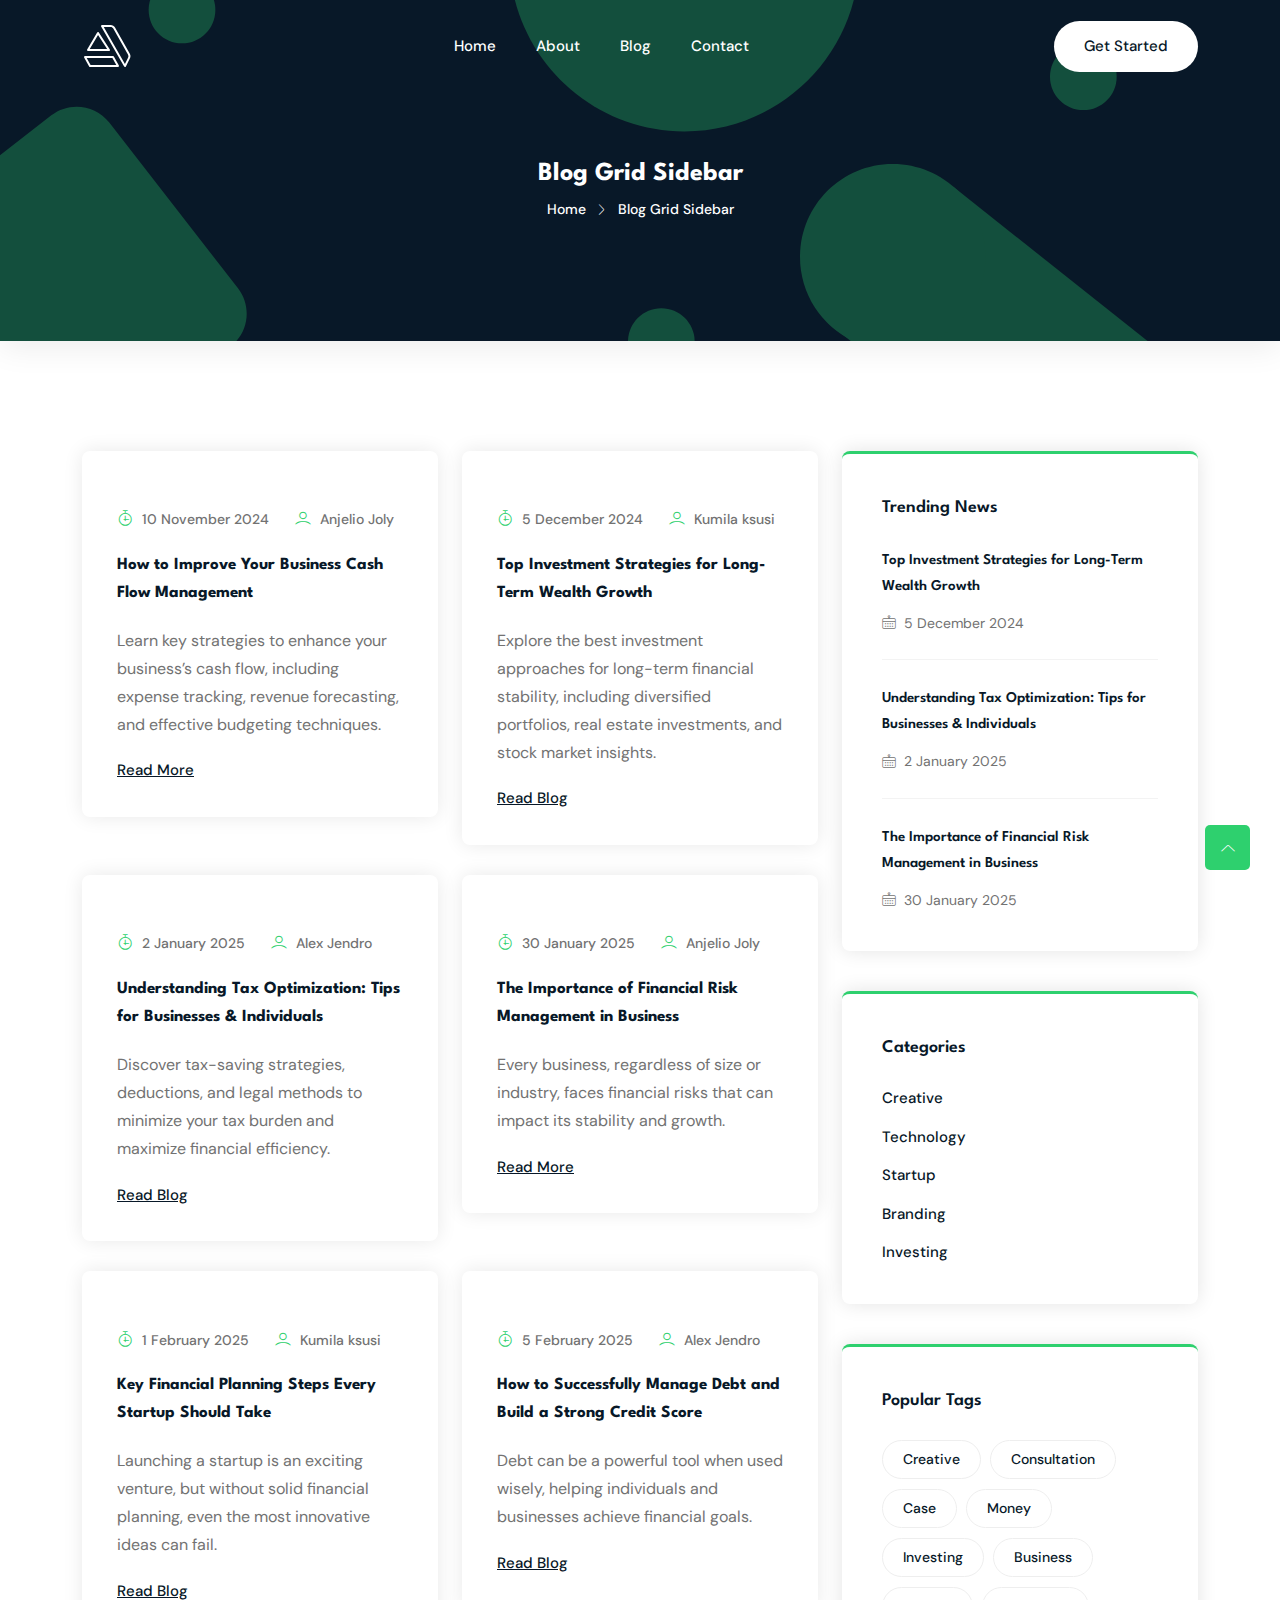
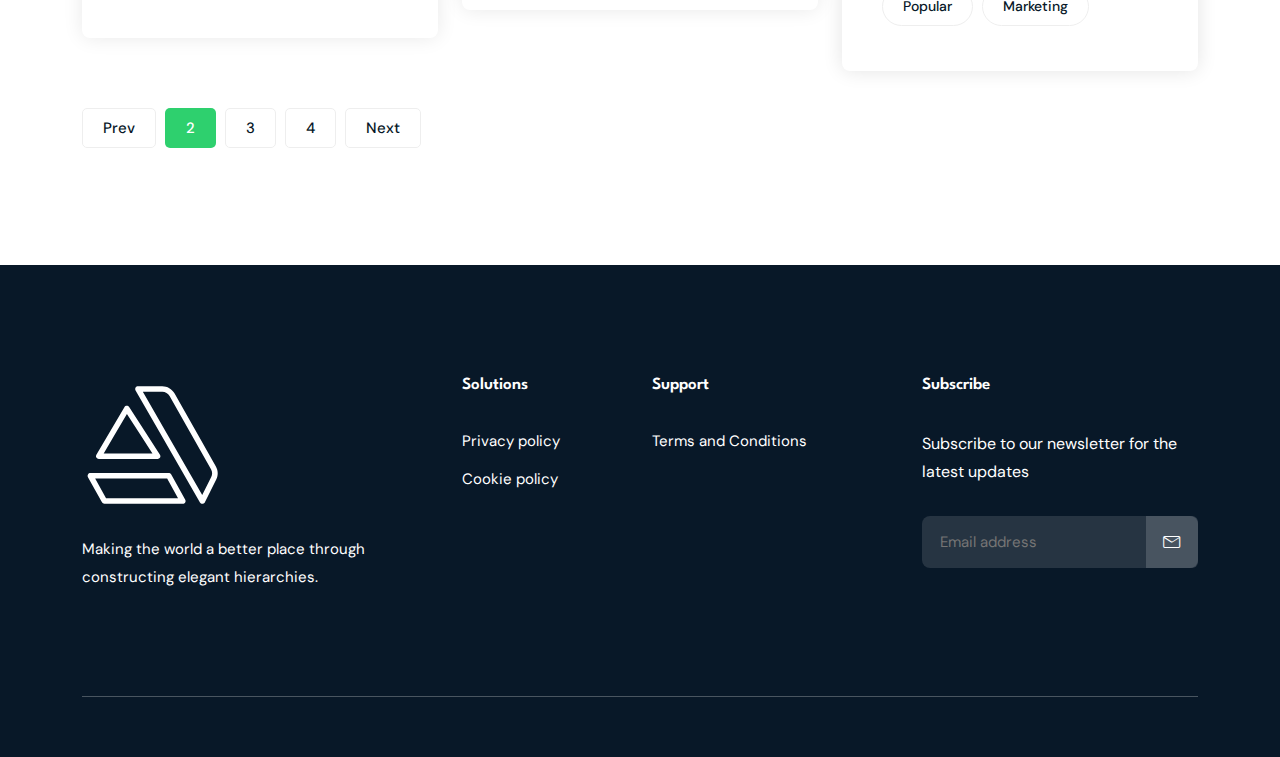
<file: blog-grid.html>
<!DOCTYPE html>
<html class="no-js" lang="zxx">
  <head>
    <meta charset="utf-8" />
    <meta http-equiv="x-ua-compatible" content="ie=edge" />
    <title>Blog Grid- TestLanding App Landing Page Template.</title>
    <meta name="description" content="" />
    <meta name="viewport" content="width=device-width, initial-scale=1" />
    <link
      rel="shortcut icon"
      type="image/x-icon"
      href="assets/images/favicon.svg"
    />

    <!-- ========================= CSS here ========================= -->
    <link rel="stylesheet" href="assets/css/bootstrap.min.css" />
    <link rel="stylesheet" href="assets/css/LineIcons.3.0.css" />
    <link rel="stylesheet" href="assets/css/animate.css" />
    <link rel="stylesheet" href="assets/css/tiny-slider.css" />
    <link rel="stylesheet" href="assets/css/glightbox.min.css" />
    <link rel="stylesheet" href="assets/css/main.css" />
  </head>

  <body>
    <!--[if lte IE 9]>
      <p class="browserupgrade">
        You are using an <strong>outdated</strong> browser. Please
        <a href="https://browsehappy.com/">upgrade your browser</a> to improve
        your experience and security.
      </p>
    <![endif]-->

    <!-- Preloader -->
    <div class="preloader">
      <div class="preloader-inner">
        <div class="preloader-icon">
          <span></span>
          <span></span>
        </div>
      </div>
    </div>
    <!-- /End Preloader -->

    <!-- Start Header Area -->
    <header class="header navbar-area">
      <div class="container">
        <div class="row align-items-center">
          <div class="col-lg-12">
            <div class="nav-inner">
              <!-- Start Navbar -->
              <nav class="navbar navbar-expand-lg">
                <a class="navbar-brand" href="index.html">
                  <img src="assets/images/logo/white-logo.svg" alt="Logo" />
                </a>
                <button
                  class="navbar-toggler mobile-menu-btn"
                  type="button"
                  data-bs-toggle="collapse"
                  data-bs-target="#navbarSupportedContent"
                  aria-controls="navbarSupportedContent"
                  aria-expanded="false"
                  aria-label="Toggle navigation"
                >
                  <span class="toggler-icon"></span>
                  <span class="toggler-icon"></span>
                  <span class="toggler-icon"></span>
                </button>
                <div
                  class="collapse navbar-collapse sub-menu-bar"
                  id="navbarSupportedContent"
                >
                  <ul id="nav" class="navbar-nav ms-auto">
                    <li class="nav-item">
                      <a href="index.html" aria-label="Toggle navigation"
                        >Home</a
                      >
                    </li>
                    <li class="nav-item">
                      <a href="about-us.html" aria-label="Toggle navigation"
                        >About</a
                      >
                    </li>

                    <li class="nav-item">
                      <a
                        class="dd-menu active collapsed"
                        href="javascript:void(0)"
                        data-bs-toggle="collapse"
                        data-bs-target="#submenu-1-2"
                        aria-controls="navbarSupportedContent"
                        aria-expanded="false"
                        aria-label="Toggle navigation"
                        >Blog</a
                      >
                      <ul class="sub-menu collapse" id="submenu-1-2">
                        <li class="nav-item active">
                          <a href="blog-grid.html">Blog Grid</a>
                        </li>
                        <li class="nav-item">
                          <a href="blog-single.html">Blog Single</a>
                        </li>
                      </ul>
                    </li>
                    <li class="nav-item">
                      <a href="contact.html" aria-label="Toggle navigation"
                        >Contact</a
                      >
                    </li>
                  </ul>
                </div>
                <!-- navbar collapse -->
                <div class="button">
                  <a href="" class="btn">Get started</a>
                </div>
              </nav>
              <!-- End Navbar -->
            </div>
          </div>
        </div>
        <!-- row -->
      </div>
      <!-- container -->
    </header>
    <!-- End Header Area -->

    <!-- Start Breadcrumbs -->
    <div class="breadcrumbs">
      <div class="container">
        <div class="row align-items-center">
          <div class="col-lg-6 offset-lg-3 col-md-12 col-12">
            <div class="breadcrumbs-content">
              <h1 class="page-title">Blog Grid Sidebar</h1>
              <ul class="breadcrumb-nav">
                <li><a href="index.html">Home</a></li>
                <li>Blog Grid Sidebar</li>
              </ul>
            </div>
          </div>
        </div>
      </div>
    </div>
    <!-- End Breadcrumbs -->

    <!-- Start Blog Grid Area -->
    <section class="section blog-grid-page">
      <div class="container">
        <div class="row">
          <div class="col-lg-8 col-md-12 col-12">
            <div class="row">
              <div class="col-lg-6 col-md-6 col-12">
                <!-- Start Single Blog Grid -->
                <div class="single-blog-grid">
                  <div class="blog-img">
                    <a href="blog-single.html"> </a>
                  </div>
                  <div class="blog-content">
                    <div class="meta-info">
                      <a class="date" href="javascript:void(0)"
                        ><i class="lni lni-timer"></i> 10 November 2024
                      </a>
                      <a class="author" href="javascript:void(0)"
                        ><i class="lni lni-user"></i> Anjelio Joly
                      </a>
                    </div>
                    <h4>
                      <a href="blog-single.html"
                        >How to Improve Your Business Cash Flow Management</a
                      >
                    </h4>
                    <p>
                      Learn key strategies to enhance your business’s cash flow,
                      including expense tracking, revenue forecasting, and
                      effective budgeting techniques.
                    </p>
                    <div class="button">
                      <a href="blog-single.html" class="btn">Read More</a>
                    </div>
                  </div>
                </div>
                <!-- End Single Blog Grid -->
              </div>
              <div class="col-lg-6 col-md-6 col-12">
                <!-- Start Single Blog -->
                <div class="single-blog-grid">
                  <div class="blog-img">
                    <a href="blog-single1.html"> </a>
                  </div>
                  <div class="blog-content">
                    <div class="meta-info">
                      <a class="date" href="javascript:void(0)"
                        ><i class="lni lni-timer"></i> 5 December 2024
                      </a>
                      <a class="author" href="javascript:void(0)"
                        ><i class="lni lni-user"></i> Kumila ksusi
                      </a>
                    </div>
                    <h4>
                      <a href="blog-single1.html"
                        >Top Investment Strategies for Long-Term Wealth
                        Growth</a
                      >
                    </h4>
                    <p>
                      Explore the best investment approaches for long-term
                      financial stability, including diversified portfolios,
                      real estate investments, and stock market insights.
                    </p>
                    <div class="button">
                      <a href="blog-single1.html" class="btn">Read Blog</a>
                    </div>
                  </div>
                </div>
                <!-- End Single Blog Grid -->
              </div>
              <div class="col-lg-6 col-md-6 col-12">
                <!-- Start Single Blog Grid -->
                <div class="single-blog-grid">
                  <div class="blog-img">
                    <a href="blog-single2.html"> </a>
                  </div>
                  <div class="blog-content">
                    <div class="meta-info">
                      <a class="date" href="javascript:void(0)"
                        ><i class="lni lni-timer"></i> 2 January 2025
                      </a>
                      <a class="author" href="javascript:void(0)"
                        ><i class="lni lni-user"></i> Alex Jendro
                      </a>
                    </div>
                    <h4>
                      <a href="blog-single2.html"
                        >Understanding Tax Optimization: Tips for Businesses &
                        Individuals</a
                      >
                    </h4>
                    <p>
                      Discover tax-saving strategies, deductions, and legal
                      methods to minimize your tax burden and maximize financial
                      efficiency.
                    </p>
                    <div class="button">
                      <a href="blog-single2.html" class="btn">Read Blog</a>
                    </div>
                  </div>
                </div>
                <!-- End Single Blog Grid -->
              </div>
              <div class="col-lg-6 col-md-6 col-12">
                <!-- Start Single Blog Grid -->
                <div class="single-blog-grid">
                  <div class="blog-img">
                    <a href="blog-single3.html"> </a>
                  </div>
                  <div class="blog-content">
                    <div class="meta-info">
                      <a class="date" href="javascript:void(0)"
                        ><i class="lni lni-timer"></i> 30 January 2025
                      </a>
                      <a class="author" href="javascript:void(0)"
                        ><i class="lni lni-user"></i> Anjelio Joly
                      </a>
                    </div>
                    <h4>
                      <a href="blog-single3.html"
                        >The Importance of Financial Risk Management in
                        Business</a
                      >
                    </h4>
                    <p>
                      Every business, regardless of size or industry, faces
                      financial risks that can impact its stability and growth.
                    </p>
                    <div class="button">
                      <a href="blog-single3.html" class="btn">Read More</a>
                    </div>
                  </div>
                </div>
                <!-- End Single Blog Grid -->
              </div>
              <div class="col-lg-6 col-md-6 col-12">
                <!-- Start Single Blog -->
                <div class="single-blog-grid">
                  <div class="blog-img">
                    <a href="blog-single4.html"> </a>
                  </div>
                  <div class="blog-content">
                    <div class="meta-info">
                      <a class="date" href="javascript:void(0)"
                        ><i class="lni lni-timer"></i> 1 February 2025
                      </a>
                      <a class="author" href="javascript:void(0)"
                        ><i class="lni lni-user"></i> Kumila ksusi
                      </a>
                    </div>
                    <h4>
                      <a href="blog-single4.html"
                        >Key Financial Planning Steps Every Startup Should
                        Take</a
                      >
                    </h4>
                    <p>
                      Launching a startup is an exciting venture, but without
                      solid financial planning, even the most innovative ideas
                      can fail.
                    </p>
                    <div class="button">
                      <a href="blog-single4.html" class="btn">Read Blog</a>
                    </div>
                  </div>
                </div>
                <!-- End Single Blog Grid -->
              </div>
              <div class="col-lg-6 col-md-6 col-12">
                <!-- Start Single Blog Grid -->
                <div class="single-blog-grid">
                  <div class="blog-img">
                    <a href="blog-single5.html"> </a>
                  </div>
                  <div class="blog-content">
                    <div class="meta-info">
                      <a class="date" href="javascript:void(0)"
                        ><i class="lni lni-timer"></i> 5 February 2025
                      </a>
                      <a class="author" href="javascript:void(0)"
                        ><i class="lni lni-user"></i> Alex Jendro
                      </a>
                    </div>
                    <h4>
                      <a href="blog-single5.html"
                        >How to Successfully Manage Debt and Build a Strong
                        Credit Score</a
                      >
                    </h4>
                    <p>
                      Debt can be a powerful tool when used wisely, helping
                      individuals and businesses achieve financial goals.
                    </p>
                    <div class="button">
                      <a href="blog-single5.html" class="btn">Read Blog</a>
                    </div>
                  </div>
                </div>
                <!-- End Single Blog Grid -->
              </div>
            </div>
            <!-- Pagination -->
            <div class="pagination left">
              <ul class="pagination-list">
                <li><a href="javascript:void(0)">Prev</a></li>
                <li class="active"><a href="javascript:void(0)">2</a></li>
                <li><a href="javascript:void(0)">3</a></li>
                <li><a href="javascript:void(0)">4</a></li>
                <li><a href="javascript:void(0)">Next</a></li>
              </ul>
            </div>
            <!--/ End Pagination -->
          </div>
          <aside class="col-lg-4 col-md-12 col-12">
            <div class="sidebar">
              <!-- End Single Widget -->
              <!-- Start Single Widget -->
              <div class="widget popular-feeds">
                <h5 class="widget-title">Trending News</h5>
                <div class="popular-feed-loop">
                  <div class="single-popular-feed">
                    <div class="feed-desc">
                      <h6 class="post-title">
                        <a href="blog-single1.html"
                          >Top Investment Strategies for Long-Term Wealth
                          Growth</a
                        >
                      </h6>
                      <span class="time"
                        ><i class="lni lni-calendar"></i> 5 December 2024</span
                      >
                    </div>
                  </div>
                  <div class="single-popular-feed">
                    <div class="feed-desc">
                      <h6 class="post-title">
                        <a href="blog-single2.html"
                          >Understanding Tax Optimization: Tips for Businesses &
                          Individuals</a
                        >
                      </h6>
                      <span class="time"
                        ><i class="lni lni-calendar"></i> 2 January 2025</span
                      >
                    </div>
                  </div>
                  <div class="single-popular-feed">
                    <div class="feed-desc">
                      <h6 class="post-title">
                        <a href="blog-single3.html"
                          >The Importance of Financial Risk Management in
                          Business</a
                        >
                      </h6>
                      <span class="time"
                        ><i class="lni lni-calendar"></i> 30 January 2025</span
                      >
                    </div>
                  </div>
                </div>
              </div>
              <!-- End Single Widget -->
              <!-- Start Single Widget -->
              <div class="widget categories-widget">
                <h5 class="widget-title">Categories</h5>
                <ul class="custom">
                  <li>
                    <a href="javascript:void(0)">Creative</a>
                  </li>
                  <li>
                    <a href="javascript:void(0)">Technology</a>
                  </li>
                  <li>
                    <a href="javascript:void(0)">Startup</a>
                  </li>
                  <li>
                    <a href="javascript:void(0)">Branding</a>
                  </li>
                  <li>
                    <a href="javascript:void(0)">Investing</a>
                  </li>
                </ul>
              </div>
              <!-- End Single Widget -->
              <!-- Start Single Widget -->
              <div class="widget popular-tag-widget">
                <h5 class="widget-title">Popular Tags</h5>
                <div class="tags">
                  <a href="javascript:void(0)">Creative</a>
                  <a href="javascript:void(0)">Consultation</a>
                  <a href="javascript:void(0)">Case</a>
                  <a href="javascript:void(0)">Money</a>
                  <a href="javascript:void(0)">Investing</a>
                  <a href="javascript:void(0)">Business</a>
                  <a href="javascript:void(0)">Popular</a>
                  <a href="javascript:void(0)">Marketing</a>
                </div>
              </div>
              <!-- End Single Widget -->
            </div>
          </aside>
        </div>
      </div>
    </section>
    <!-- End Blog Grid Area -->

    <!-- Start Footer Area -->
    <footer class="footer section">
      <!-- Start Footer Top -->
      <div class="footer-top">
        <div class="container">
          <div class="inner-content">
            <div class="row">
              <div class="col-lg-4 col-md-6 col-12">
                <!-- Single Widget -->
                <div class="single-footer f-about">
                  <div class="logo">
                    <a href="index.html">
                      <img src="assets/images/logo/white-logo.svg" alt="#" />
                    </a>
                  </div>
                  <p>
                    Making the world a better place through constructing elegant
                    hierarchies.
                  </p>
                </div>
                <!-- End Single Widget -->
              </div>
              <div class="col-lg-2 col-md-6 col-12">
                <!-- Single Widget -->
                <div class="single-footer f-link">
                  <h3>Solutions</h3>
                  <ul>
                    <li><a href="./privacy-policy.html">Privacy policy</a></li>
                    <li><a href="./cookie-policy.html">Cookie policy</a></li>
                  </ul>
                </div>
                <!-- End Single Widget -->
              </div>
              <div class="col-lg-2 col-md-6 col-12">
                <!-- Single Widget -->
                <div class="single-footer f-link">
                  <h3>Support</h3>
                  <ul>
                    <li><a href="./terms.html">Terms and Conditions</a></li>
                  </ul>
                </div>
                <!-- End Single Widget -->
              </div>
              <div class="col-lg-4 col-md-6 col-12">
                <!-- Single Widget -->
                <div class="single-footer newsletter">
                  <h3>Subscribe</h3>
                  <p>Subscribe to our newsletter for the latest updates</p>
                  <form
                    action="#"
                    method="get"
                    target="_blank"
                    class="newsletter-form"
                  >
                    <input
                      name="EMAIL"
                      placeholder="Email address"
                      required="required"
                      type="email"
                    />
                    <div class="button">
                      <button class="sub-btn">
                        <i class="lni lni-envelope"></i>
                      </button>
                    </div>
                  </form>
                </div>
                <!-- End Single Widget -->
              </div>
            </div>
          </div>
        </div>
      </div>
      <!--/ End Footer Top -->
      <!-- Start Copyright Area -->
      <div class="copyright-area">
        <div class="container">
          <div class="inner-content">
            <div class="row"></div>
          </div>
        </div>
      </div>
      <!-- End Copyright Area -->
    </footer>
    <!--/ End Footer Area -->

    <!-- ========================= scroll-top ========================= -->
    <a href="#" class="scroll-top">
      <i class="lni lni-chevron-up"></i>
    </a>

    <!-- ========================= JS here ========================= -->
    <script src="assets/js/bootstrap.min.js"></script>

    <script src="assets/js/main.js"></script>
  </body>
</html>
</file>
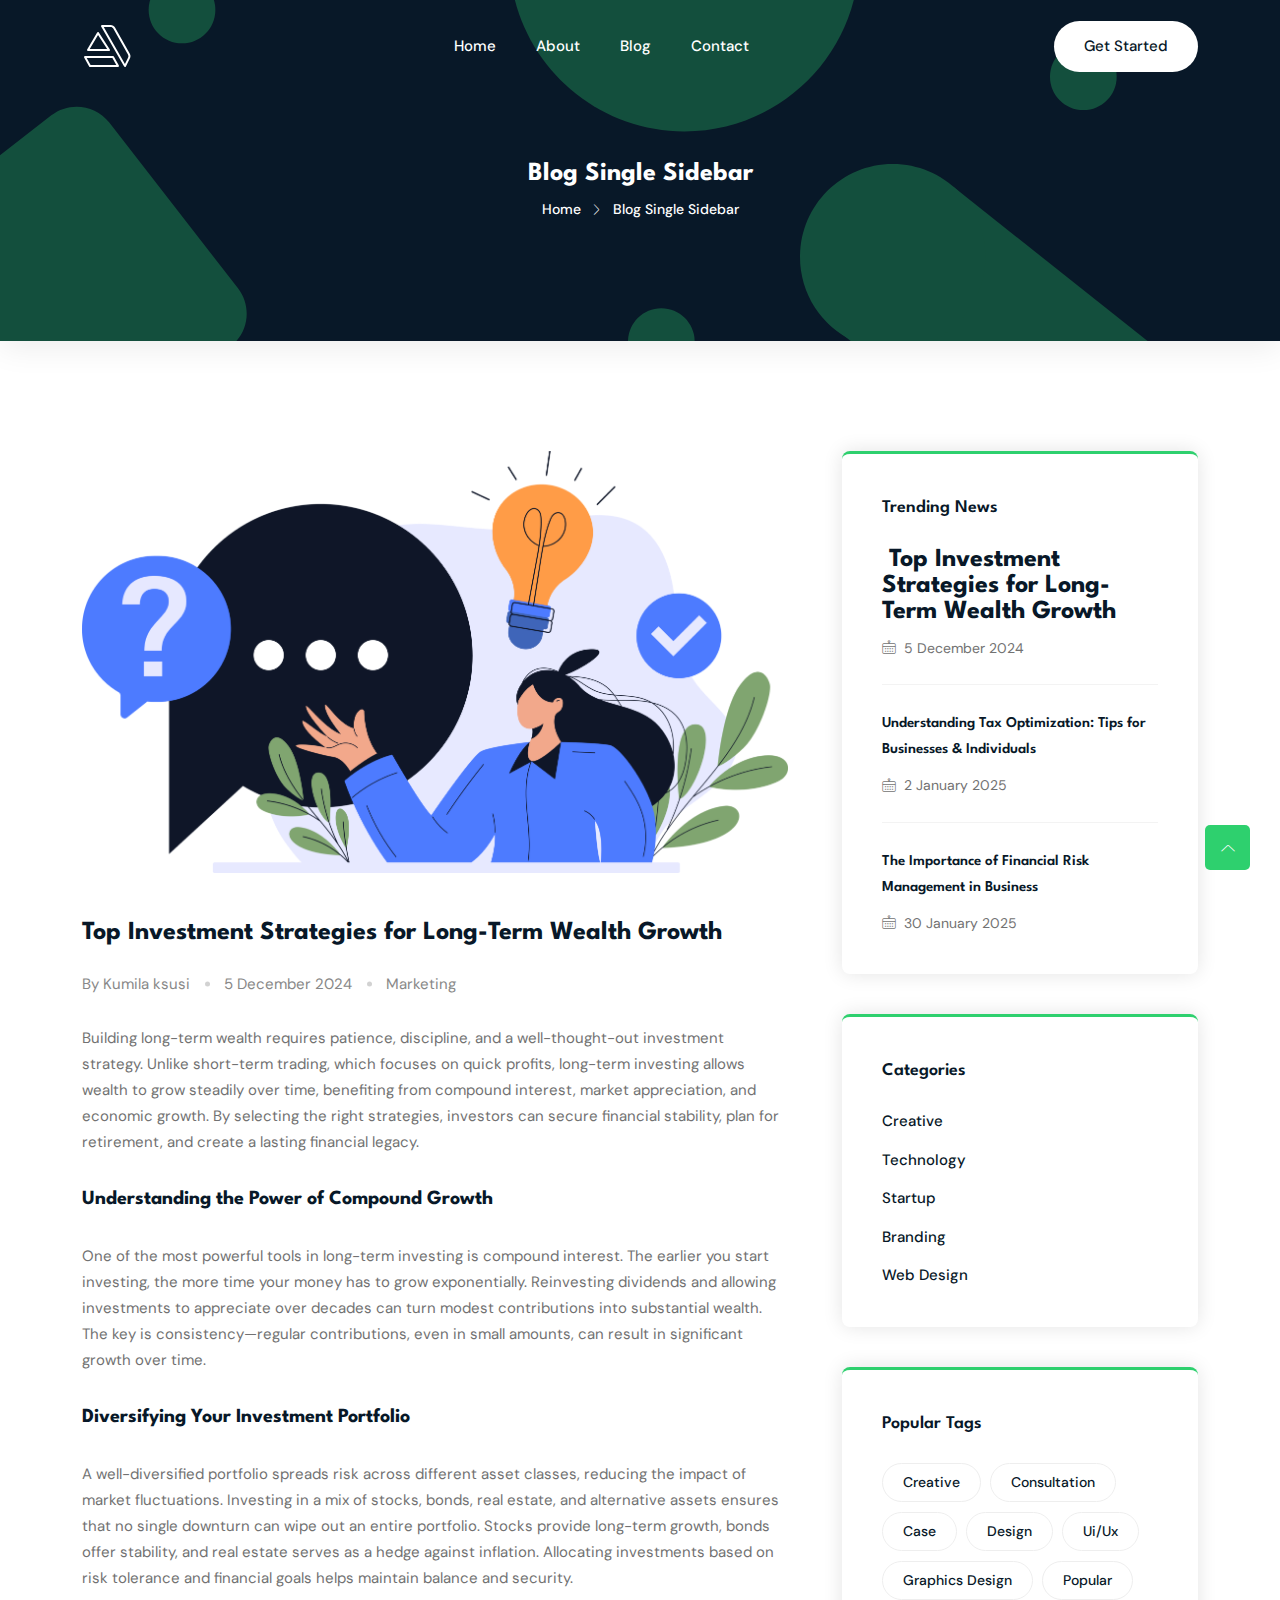
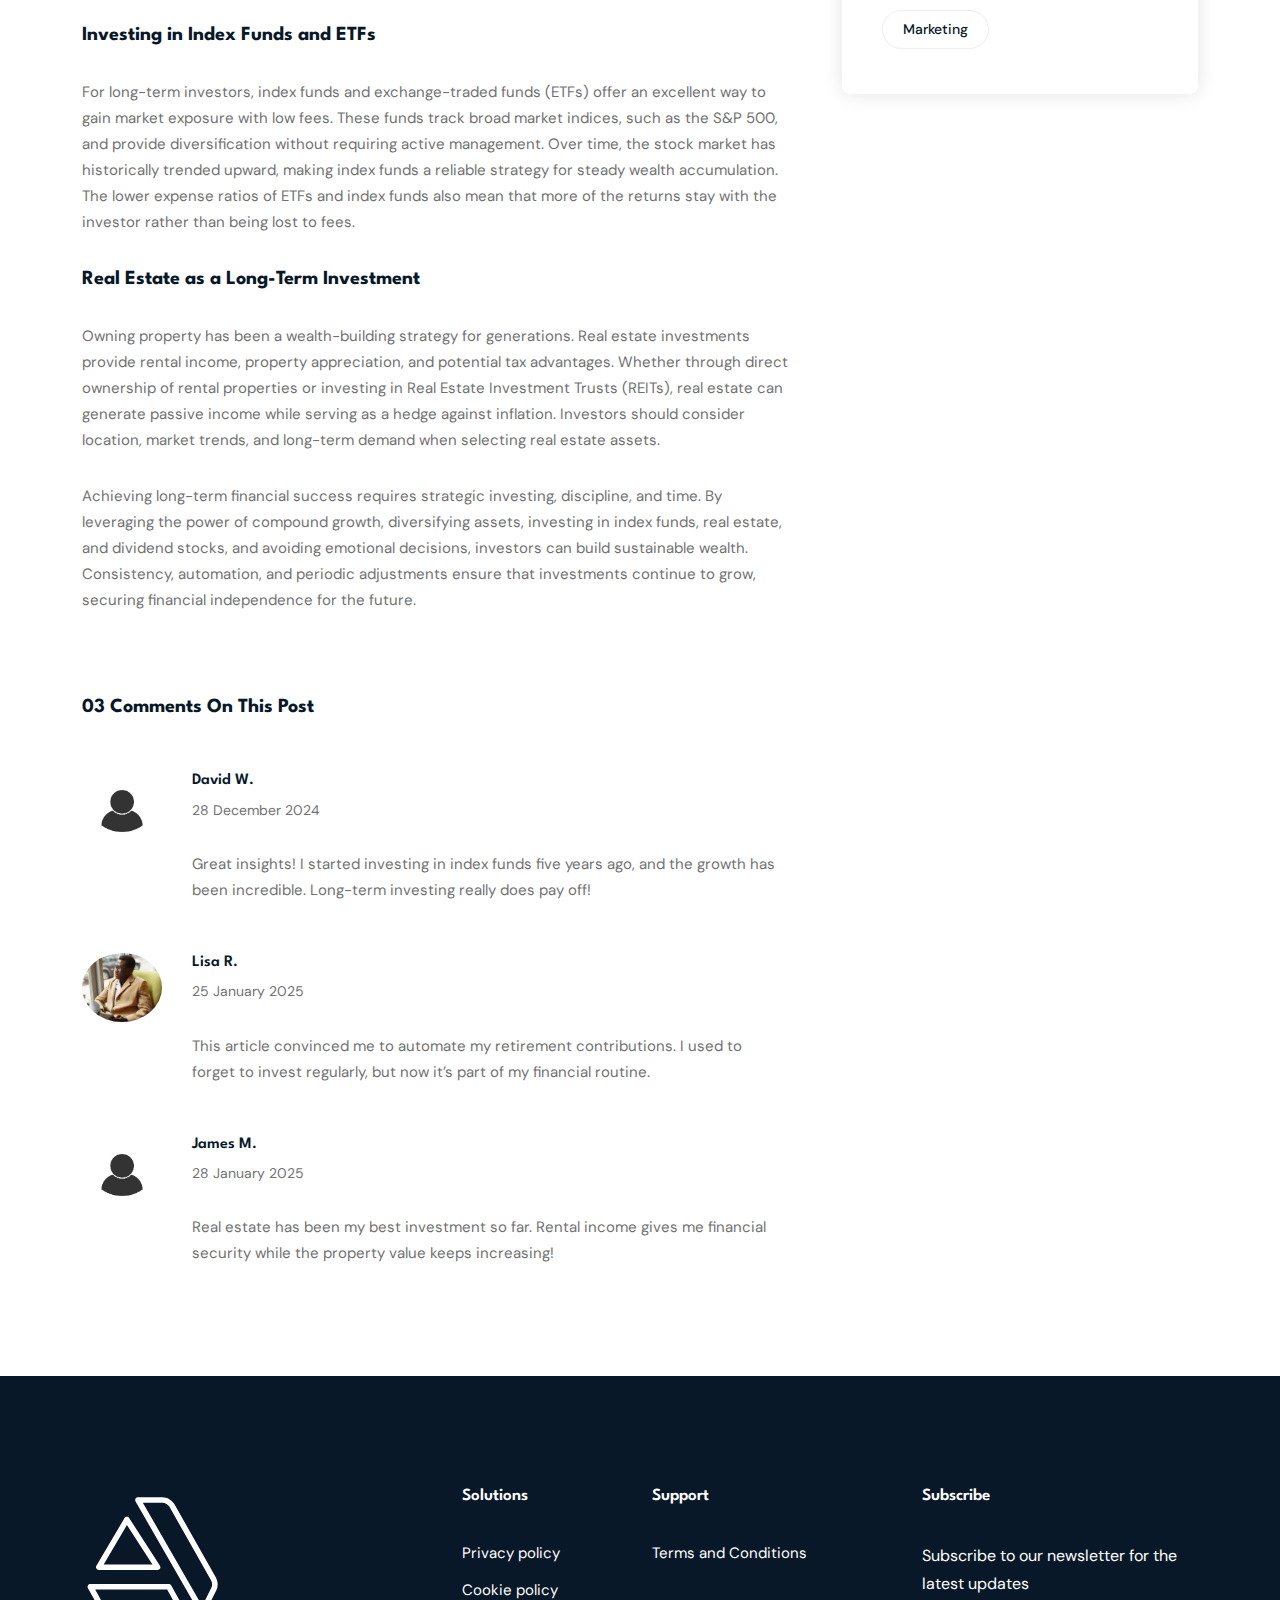
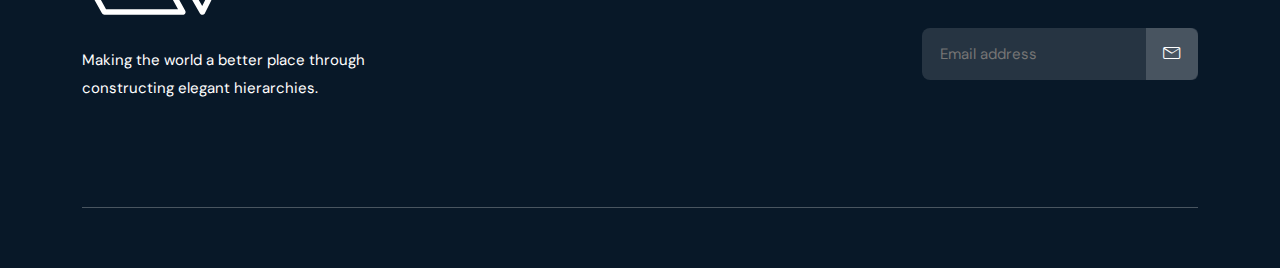
<file: blog-single1.html>
<!DOCTYPE html>
<html class="no-js" lang="zxx">
  <head>
    <meta charset="utf-8" />
    <meta http-equiv="x-ua-compatible" content="ie=edge" />
    <title>Blog Single - TestLanding App Landing Page Template.</title>
    <meta name="description" content="" />
    <meta name="viewport" content="width=device-width, initial-scale=1" />
    <link
      rel="shortcut icon"
      type="image/x-icon"
      href="assets/images/favicon.svg"
    />

    <!-- ========================= CSS here ========================= -->
    <link rel="stylesheet" href="assets/css/bootstrap.min.css" />
    <link rel="stylesheet" href="assets/css/LineIcons.3.0.css" />
    <link rel="stylesheet" href="assets/css/animate.css" />
    <link rel="stylesheet" href="assets/css/tiny-slider.css" />
    <link rel="stylesheet" href="assets/css/glightbox.min.css" />
    <link rel="stylesheet" href="assets/css/main.css" />
  </head>

  <body>
    <!-- Preloader -->
    <div class="preloader">
      <div class="preloader-inner">
        <div class="preloader-icon">
          <span></span>
          <span></span>
        </div>
      </div>
    </div>
    <!-- /End Preloader -->

    <!-- Start Header Area -->
    <header class="header navbar-area">
      <div class="container">
        <div class="row align-items-center">
          <div class="col-lg-12">
            <div class="nav-inner">
              <!-- Start Navbar -->
              <nav class="navbar navbar-expand-lg">
                <a class="navbar-brand" href="index.html">
                  <img src="assets/images/logo/white-logo.svg" alt="Logo" />
                </a>
                <button
                  class="navbar-toggler mobile-menu-btn"
                  type="button"
                  data-bs-toggle="collapse"
                  data-bs-target="#navbarSupportedContent"
                  aria-controls="navbarSupportedContent"
                  aria-expanded="false"
                  aria-label="Toggle navigation"
                >
                  <span class="toggler-icon"></span>
                  <span class="toggler-icon"></span>
                  <span class="toggler-icon"></span>
                </button>
                <div
                  class="collapse navbar-collapse sub-menu-bar"
                  id="navbarSupportedContent"
                >
                  <ul id="nav" class="navbar-nav ms-auto">
                    <li class="nav-item">
                      <a href="index.html" aria-label="Toggle navigation"
                        >Home</a
                      >
                    </li>
                    <li class="nav-item">
                      <a href="about-us.html" aria-label="Toggle navigation"
                        >About</a
                      >
                    </li>

                    <li class="nav-item">
                      <a
                        class="dd-menu active collapsed"
                        href="javascript:void(0)"
                        data-bs-toggle="collapse"
                        data-bs-target="#submenu-1-2"
                        aria-controls="navbarSupportedContent"
                        aria-expanded="false"
                        aria-label="Toggle navigation"
                        >Blog</a
                      >
                      <ul class="sub-menu collapse" id="submenu-1-2">
                        <li class="nav-item">
                          <a href="blog-grid.html">Blog Grid</a>
                        </li>
                        <li class="nav-item active">
                          <a href="blog-single.html">Blog Single</a>
                        </li>
                      </ul>
                    </li>
                    <li class="nav-item">
                      <a href="contact.html" aria-label="Toggle navigation"
                        >Contact</a
                      >
                    </li>
                  </ul>
                </div>
                <!-- navbar collapse -->
                <div class="button">
                  <a href="" class="btn">Get started</a>
                </div>
              </nav>
              <!-- End Navbar -->
            </div>
          </div>
        </div>
        <!-- row -->
      </div>
      <!-- container -->
    </header>
    <!-- End Header Area -->

    <!-- Start Breadcrumbs -->
    <div class="breadcrumbs">
      <div class="container">
        <div class="row align-items-center">
          <div class="col-lg-6 offset-lg-3 col-md-12 col-12">
            <div class="breadcrumbs-content">
              <h1 class="page-title">Blog Single Sidebar</h1>
              <ul class="breadcrumb-nav">
                <li><a href="index.html">Home</a></li>
                <li>Blog Single Sidebar</li>
              </ul>
            </div>
          </div>
        </div>
      </div>
    </div>
    <!-- End Breadcrumbs -->

    <!-- Start Blog Singel Area -->
    <section class="section blog-single">
      <div class="container">
        <div class="row">
          <div class="col-lg-8 col-md-12 col-12">
            <div class="single-inner">
              <div class="post-details">
                <div class="main-content-head">
                  <div class="post-thumbnils">
                    <img src="./assets/images/bread-bg/banner1.png" alt="#" />
                  </div>
                  <div class="meta-information">
                    <h2 class="post-title">
                      Top Investment Strategies for Long-Term Wealth Growth
                    </h2>
                    <!-- End Meta Info -->
                    <ul class="meta-info">
                      <li>
                        <a href="javascript:void(0)">By Kumila ksusi</a>
                      </li>
                      <li>
                        <a href="javascript:void(0)">5 December 2024</a>
                      </li>
                      <li>
                        <a href="javascript:void(0)">Marketing</a>
                      </li>
                    </ul>
                    <!-- End Meta Info -->
                  </div>
                  <div class="detail-inner">
                    <p>
                      Building long-term wealth requires patience, discipline,
                      and a well-thought-out investment strategy. Unlike
                      short-term trading, which focuses on quick profits,
                      long-term investing allows wealth to grow steadily over
                      time, benefiting from compound interest, market
                      appreciation, and economic growth. By selecting the right
                      strategies, investors can secure financial stability, plan
                      for retirement, and create a lasting financial legacy.
                    </p>
                    <h3>Understanding the Power of Compound Growth</h3>
                    <p>
                      One of the most powerful tools in long-term investing is
                      compound interest. The earlier you start investing, the
                      more time your money has to grow exponentially.
                      Reinvesting dividends and allowing investments to
                      appreciate over decades can turn modest contributions into
                      substantial wealth. The key is consistency—regular
                      contributions, even in small amounts, can result in
                      significant growth over time.
                    </p>
                    <h3>Diversifying Your Investment Portfolio</h3>

                    <p>
                      A well-diversified portfolio spreads risk across different
                      asset classes, reducing the impact of market fluctuations.
                      Investing in a mix of stocks, bonds, real estate, and
                      alternative assets ensures that no single downturn can
                      wipe out an entire portfolio. Stocks provide long-term
                      growth, bonds offer stability, and real estate serves as a
                      hedge against inflation. Allocating investments based on
                      risk tolerance and financial goals helps maintain balance
                      and security.
                    </p>

                    <h3>Investing in Index Funds and ETFs</h3>
                    <p>
                      For long-term investors, index funds and exchange-traded
                      funds (ETFs) offer an excellent way to gain market
                      exposure with low fees. These funds track broad market
                      indices, such as the S&P 500, and provide diversification
                      without requiring active management. Over time, the stock
                      market has historically trended upward, making index funds
                      a reliable strategy for steady wealth accumulation. The
                      lower expense ratios of ETFs and index funds also mean
                      that more of the returns stay with the investor rather
                      than being lost to fees.
                    </p>

                    <h3>Real Estate as a Long-Term Investment</h3>
                    <p>
                      Owning property has been a wealth-building strategy for
                      generations. Real estate investments provide rental
                      income, property appreciation, and potential tax
                      advantages. Whether through direct ownership of rental
                      properties or investing in Real Estate Investment Trusts
                      (REITs), real estate can generate passive income while
                      serving as a hedge against inflation. Investors should
                      consider location, market trends, and long-term demand
                      when selecting real estate assets.
                    </p>
                    <p>
                      Achieving long-term financial success requires strategic
                      investing, discipline, and time. By leveraging the power
                      of compound growth, diversifying assets, investing in
                      index funds, real estate, and dividend stocks, and
                      avoiding emotional decisions, investors can build
                      sustainable wealth. Consistency, automation, and periodic
                      adjustments ensure that investments continue to grow,
                      securing financial independence for the future.
                    </p>
                  </div>
                </div>
              </div>
            </div>
            <!-- Start Comments -->
            <div class="post-comments">
              <h3 class="comment-title">
                <span>03 Comments on this post</span>
              </h3>
              <ul class="comments-list">
                <li>
                  <div class="comment-img">
                    <img src="./assets/images/bread-bg/user.jpg" alt="img" />
                  </div>
                  <div class="comment-desc">
                    <div class="desc-top">
                      <h6>David W.</h6>
                      <span class="date">28 December 2024</span>
                    </div>
                    <p>
                      Great insights! I started investing in index funds five
                      years ago, and the growth has been incredible. Long-term
                      investing really does pay off!
                    </p>
                  </div>
                </li>
                <li>
                  <div class="comment-img">
                    <img src="./assets/images/bread-bg/com2.jpeg" alt="img" />
                  </div>
                  <div class="comment-desc">
                    <div class="desc-top">
                      <h6>Lisa R.</h6>
                      <span class="date">25 January 2025</span>
                    </div>
                    <p>
                      This article convinced me to automate my retirement
                      contributions. I used to forget to invest regularly, but
                      now it’s part of my financial routine.
                    </p>
                  </div>
                </li>
                <li>
                  <div class="comment-img">
                    <img src="./assets/images/bread-bg/user.jpg" alt="img" />
                  </div>
                  <div class="comment-desc">
                    <div class="desc-top">
                      <h6>James M.</h6>
                      <span class="date">28 January 2025</span>
                    </div>
                    <p>
                      Real estate has been my best investment so far. Rental
                      income gives me financial security while the property
                      value keeps increasing!
                    </p>
                  </div>
                </li>
              </ul>
            </div>
            <!-- End Comments -->
          </div>
          <aside class="col-lg-4 col-md-12 col-12">
            <div class="sidebar">
              <!-- End Single Widget -->
              <!-- Start Single Widget -->
              <div class="widget popular-feeds">
                <h5 class="widget-title">Trending News</h5>
                <div class="popular-feed-loop">
                  <div class="single-popular-feed">
                    <div class="feed-desc">
                      <h6 class="post-title">
                        <a href="blog-single1.html"></a>
                          Top Investment Strategies for Long-Term Wealth
                          Growth</a
                        >
                      </h6>
                      <span class="time"
                        ><i class="lni lni-calendar"></i> 5 December 2024</span
                      >
                    </div>
                  </div>
                  <div class="single-popular-feed">
                    <div class="feed-desc">
                      <h6 class="post-title">
                        <a href="blog-single2.html"
                          >Understanding Tax Optimization: Tips for Businesses &
                          Individuals</a
                        >
                      </h6>
                      <span class="time"
                        ><i class="lni lni-calendar"></i> 2 January 2025</span
                      >
                    </div>
                  </div>
                  <div class="single-popular-feed">
                    <div class="feed-desc">
                      <h6 class="post-title">
                        <a href="blog-single3.html"
                          >The Importance of Financial Risk Management in
                          Business</a
                        >
                      </h6>
                      <span class="time"
                        ><i class="lni lni-calendar"></i> 30 January 2025</span
                      >
                    </div>
                  </div>
                </div>
              </div>
              <!-- End Single Widget -->
              <!-- Start Single Widget -->
              <div class="widget categories-widget">
                <h5 class="widget-title">Categories</h5>
                <ul class="custom">
                  <li>
                    <a href="javascript:void(0)">Creative</a>
                  </li>
                  <li>
                    <a href="javascript:void(0)">Technology</a>
                  </li>
                  <li>
                    <a href="javascript:void(0)">Startup</a>
                  </li>
                  <li>
                    <a href="javascript:void(0)">Branding</a>
                  </li>
                  <li>
                    <a href="javascript:void(0)">Web Design</a>
                  </li>
                </ul>
              </div>
              <!-- End Single Widget -->
              <!-- Start Single Widget -->
              <div class="widget popular-tag-widget">
                <h5 class="widget-title">Popular Tags</h5>
                <div class="tags">
                  <a href="javascript:void(0)">Creative</a>
                  <a href="javascript:void(0)">Consultation</a>
                  <a href="javascript:void(0)">Case</a>
                  <a href="javascript:void(0)">Design</a>
                  <a href="javascript:void(0)">Ui/Ux</a>
                  <a href="javascript:void(0)">Graphics Design</a>
                  <a href="javascript:void(0)">Popular</a>
                  <a href="javascript:void(0)">Marketing</a>
                </div>
              </div>
              <!-- End Single Widget -->
            </div>
          </aside>
        </div>
      </div>
    </section>
    <!-- End Blog Singel Area -->

    <!-- Start Footer Area -->
    <footer class="footer section">
      <!-- Start Footer Top -->
      <div class="footer-top">
        <div class="container">
          <div class="inner-content">
            <div class="row">
              <div class="col-lg-4 col-md-6 col-12">
                <!-- Single Widget -->
                <div class="single-footer f-about">
                  <div class="logo">
                    <a href="index.html">
                      <img src="assets/images/logo/white-logo.svg" alt="#" />
                    </a>
                  </div>
                  <p>
                    Making the world a better place through constructing elegant
                    hierarchies.
                  </p>
                </div>
                <!-- End Single Widget -->
              </div>
              <div class="col-lg-2 col-md-6 col-12">
                <!-- Single Widget -->
                <div class="single-footer f-link">
                  <h3>Solutions</h3>
                  <ul>
                    <li><a href="./privacy-policy.html">Privacy policy</a></li>
                    <li><a href="./cookie-policy.html">Cookie policy</a></li>
                  </ul>
                </div>
                <!-- End Single Widget -->
              </div>
              <div class="col-lg-2 col-md-6 col-12">
                <!-- Single Widget -->
                <div class="single-footer f-link">
                  <h3>Support</h3>
                  <ul>
                    <li><a href="./terms.html">Terms and Conditions</a></li>
                  </ul>
                </div>
                <!-- End Single Widget -->
              </div>
              <div class="col-lg-4 col-md-6 col-12">
                <!-- Single Widget -->
                <div class="single-footer newsletter">
                  <h3>Subscribe</h3>
                  <p>Subscribe to our newsletter for the latest updates</p>
                  <form
                    action="#"
                    method="get"
                    target="_blank"
                    class="newsletter-form"
                  >
                    <input
                      name="EMAIL"
                      placeholder="Email address"
                      required="required"
                      type="email"
                    />
                    <div class="button">
                      <button class="sub-btn">
                        <i class="lni lni-envelope"></i>
                      </button>
                    </div>
                  </form>
                </div>
                <!-- End Single Widget -->
              </div>
            </div>
          </div>
        </div>
      </div>
      <!--/ End Footer Top -->
      <!-- Start Copyright Area -->
      <div class="copyright-area">
        <div class="container">
          <div class="inner-content">
            <div class="row"></div>
          </div>
        </div>
      </div>
      <!-- End Copyright Area -->
    </footer>
    <!--/ End Footer Area -->

    <!-- ========================= scroll-top ========================= -->
    <a href="#" class="scroll-top">
      <i class="lni lni-chevron-up"></i>
    </a>

    <!-- ========================= JS here ========================= -->

    <script src="assets/js/bootstrap.min.js"></script>

    <script src="assets/js/main.js"></script>
  </body>
</html>
</file>
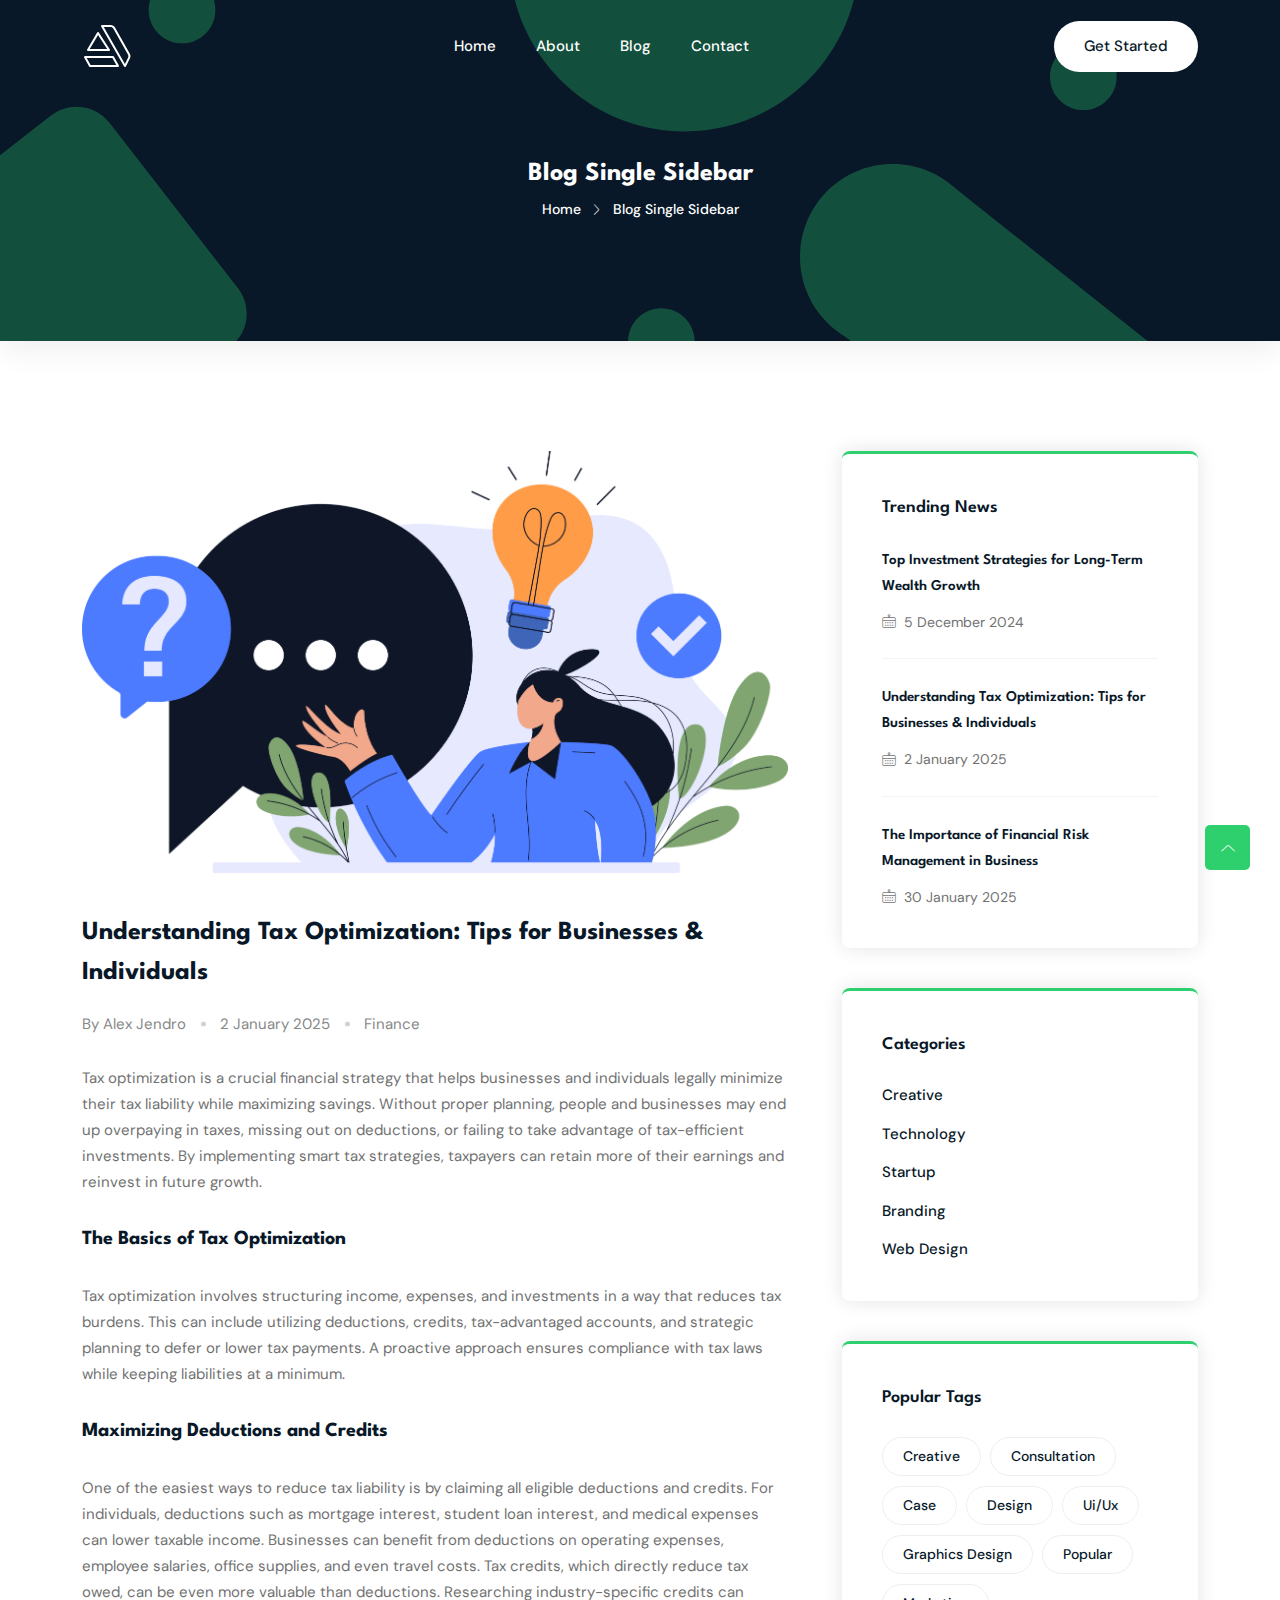
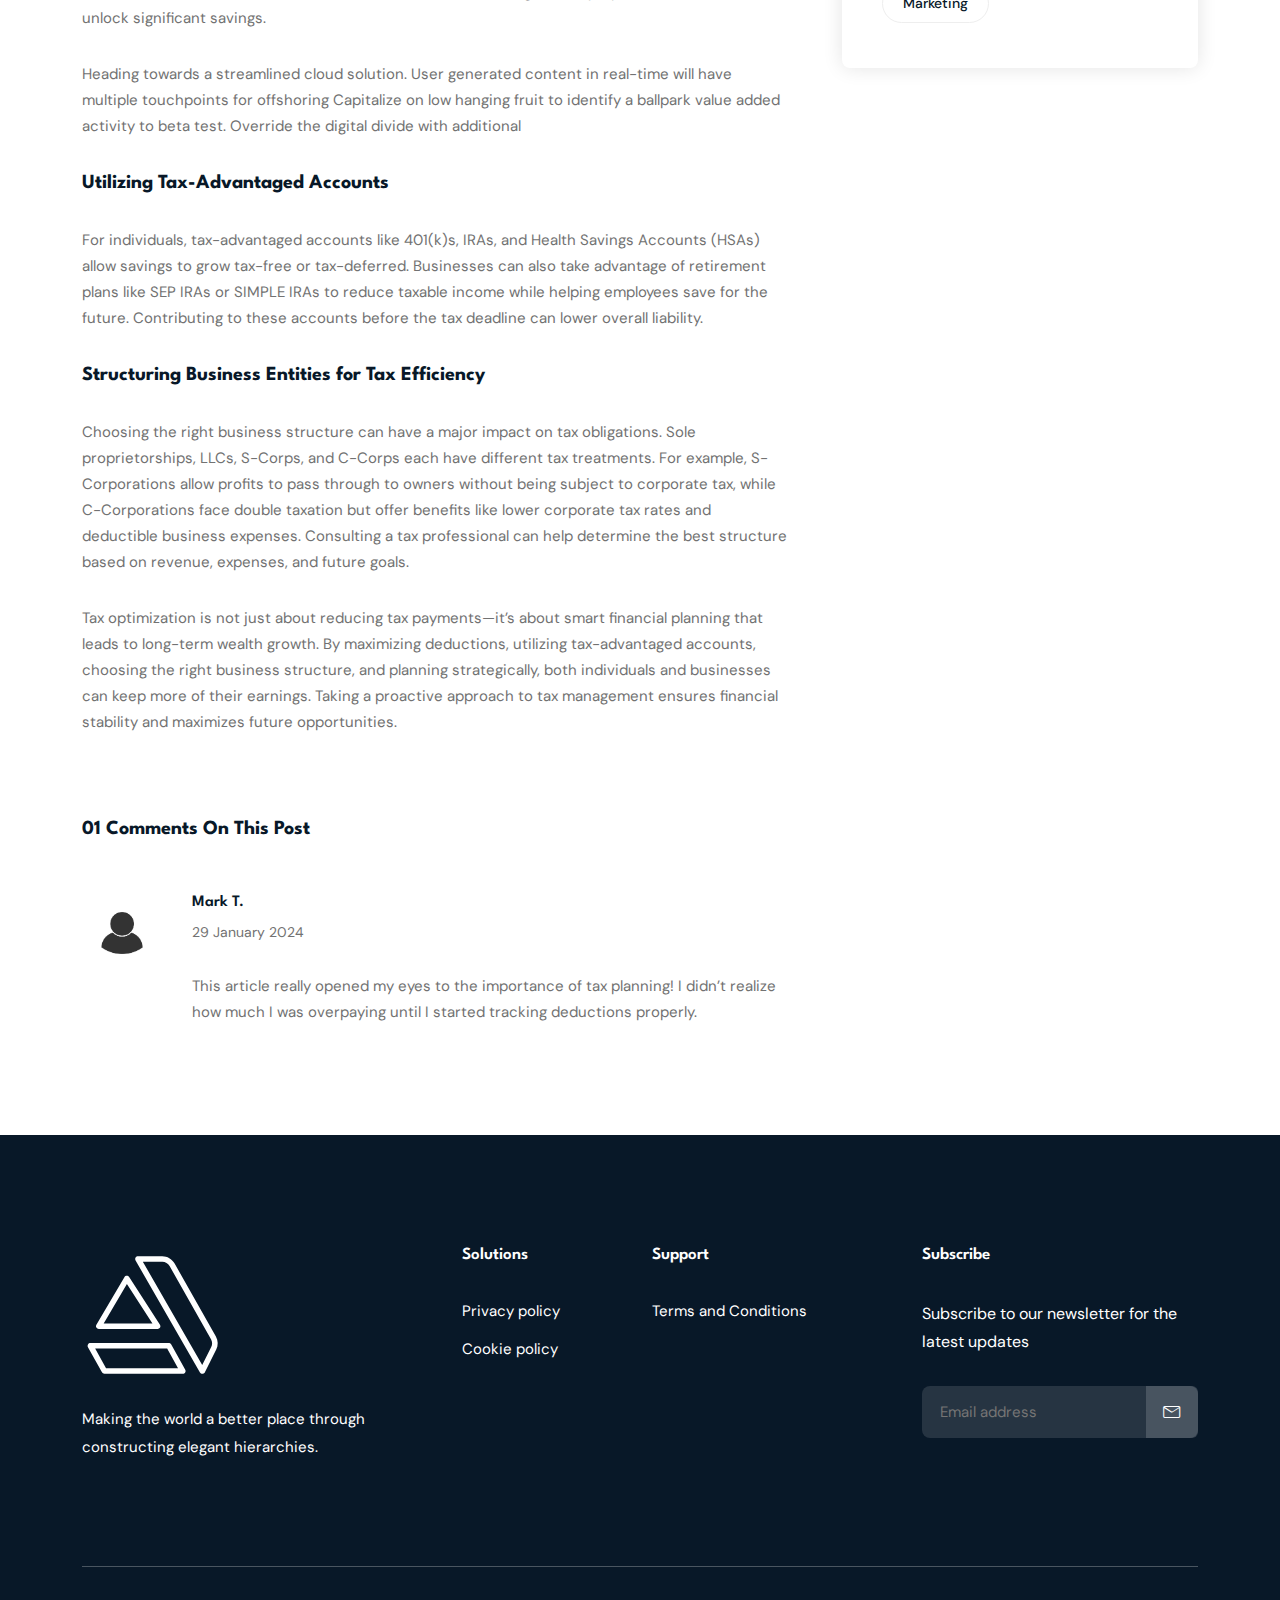
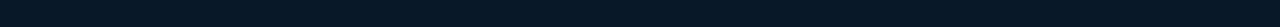
<file: blog-single2.html>
<!DOCTYPE html>
<html class="no-js" lang="zxx">
  <head>
    <meta charset="utf-8" />
    <meta http-equiv="x-ua-compatible" content="ie=edge" />
    <title>Blog Single - TestLanding App Landing Page Template.</title>
    <meta name="description" content="" />
    <meta name="viewport" content="width=device-width, initial-scale=1" />
    <link
      rel="shortcut icon"
      type="image/x-icon"
      href="assets/images/favicon.svg"
    />

    <!-- ========================= CSS here ========================= -->
    <link rel="stylesheet" href="assets/css/bootstrap.min.css" />
    <link rel="stylesheet" href="assets/css/LineIcons.3.0.css" />
    <link rel="stylesheet" href="assets/css/animate.css" />
    <link rel="stylesheet" href="assets/css/tiny-slider.css" />
    <link rel="stylesheet" href="assets/css/glightbox.min.css" />
    <link rel="stylesheet" href="assets/css/main.css" />
  </head>

  <body>
    <!-- Preloader -->
    <div class="preloader">
      <div class="preloader-inner">
        <div class="preloader-icon">
          <span></span>
          <span></span>
        </div>
      </div>
    </div>
    <!-- /End Preloader -->

    <!-- Start Header Area -->
    <header class="header navbar-area">
      <div class="container">
        <div class="row align-items-center">
          <div class="col-lg-12">
            <div class="nav-inner">
              <!-- Start Navbar -->
              <nav class="navbar navbar-expand-lg">
                <a class="navbar-brand" href="index.html">
                  <img src="assets/images/logo/white-logo.svg" alt="Logo" />
                </a>
                <button
                  class="navbar-toggler mobile-menu-btn"
                  type="button"
                  data-bs-toggle="collapse"
                  data-bs-target="#navbarSupportedContent"
                  aria-controls="navbarSupportedContent"
                  aria-expanded="false"
                  aria-label="Toggle navigation"
                >
                  <span class="toggler-icon"></span>
                  <span class="toggler-icon"></span>
                  <span class="toggler-icon"></span>
                </button>
                <div
                  class="collapse navbar-collapse sub-menu-bar"
                  id="navbarSupportedContent"
                >
                  <ul id="nav" class="navbar-nav ms-auto">
                    <li class="nav-item">
                      <a href="index.html" aria-label="Toggle navigation"
                        >Home</a
                      >
                    </li>
                    <li class="nav-item">
                      <a href="about-us.html" aria-label="Toggle navigation"
                        >About</a
                      >
                    </li>

                    <li class="nav-item">
                      <a
                        class="dd-menu active collapsed"
                        href="javascript:void(0)"
                        data-bs-toggle="collapse"
                        data-bs-target="#submenu-1-2"
                        aria-controls="navbarSupportedContent"
                        aria-expanded="false"
                        aria-label="Toggle navigation"
                        >Blog</a
                      >
                      <ul class="sub-menu collapse" id="submenu-1-2">
                        <li class="nav-item">
                          <a href="blog-grid.html">Blog Grid</a>
                        </li>
                        <li class="nav-item active">
                          <a href="blog-single.html">Blog Single</a>
                        </li>
                      </ul>
                    </li>
                    <li class="nav-item">
                      <a href="contact.html" aria-label="Toggle navigation"
                        >Contact</a
                      >
                    </li>
                  </ul>
                </div>
                <!-- navbar collapse -->
                <div class="button">
                  <a href="" class="btn">Get started</a>
                </div>
              </nav>
              <!-- End Navbar -->
            </div>
          </div>
        </div>
        <!-- row -->
      </div>
      <!-- container -->
    </header>
    <!-- End Header Area -->

    <!-- Start Breadcrumbs -->
    <div class="breadcrumbs">
      <div class="container">
        <div class="row align-items-center">
          <div class="col-lg-6 offset-lg-3 col-md-12 col-12">
            <div class="breadcrumbs-content">
              <h1 class="page-title">Blog Single Sidebar</h1>
              <ul class="breadcrumb-nav">
                <li><a href="index.html">Home</a></li>
                <li>Blog Single Sidebar</li>
              </ul>
            </div>
          </div>
        </div>
      </div>
    </div>
    <!-- End Breadcrumbs -->

    <!-- Start Blog Singel Area -->
    <section class="section blog-single">
      <div class="container">
        <div class="row">
          <div class="col-lg-8 col-md-12 col-12">
            <div class="single-inner">
              <div class="post-details">
                <div class="main-content-head">
                  <div class="post-thumbnils">
                    <img src="./assets/images/bread-bg/banner1.png" alt="#" />
                  </div>
                  <div class="meta-information">
                    <h2 class="post-title">
                      Understanding Tax Optimization: Tips for Businesses &
                      Individuals
                    </h2>
                    <!-- End Meta Info -->
                    <ul class="meta-info">
                      <li>
                        <a href="javascript:void(0)">By Alex Jendro</a>
                      </li>
                      <li>
                        <a href="javascript:void(0)">2 January 2025</a>
                      </li>
                      <li>
                        <a href="javascript:void(0)">Finance</a>
                      </li>
                    </ul>
                    <!-- End Meta Info -->
                  </div>
                  <div class="detail-inner">
                    <p>
                      Tax optimization is a crucial financial strategy that
                      helps businesses and individuals legally minimize their
                      tax liability while maximizing savings. Without proper
                      planning, people and businesses may end up overpaying in
                      taxes, missing out on deductions, or failing to take
                      advantage of tax-efficient investments. By implementing
                      smart tax strategies, taxpayers can retain more of their
                      earnings and reinvest in future growth.
                    </p>
                    <h3>The Basics of Tax Optimization</h3>
                    <p>
                      Tax optimization involves structuring income, expenses,
                      and investments in a way that reduces tax burdens. This
                      can include utilizing deductions, credits, tax-advantaged
                      accounts, and strategic planning to defer or lower tax
                      payments. A proactive approach ensures compliance with tax
                      laws while keeping liabilities at a minimum.
                    </p>
                    <h3>Maximizing Deductions and Credits</h3>

                    <p>
                      One of the easiest ways to reduce tax liability is by
                      claiming all eligible deductions and credits. For
                      individuals, deductions such as mortgage interest, student
                      loan interest, and medical expenses can lower taxable
                      income. Businesses can benefit from deductions on
                      operating expenses, employee salaries, office supplies,
                      and even travel costs. Tax credits, which directly reduce
                      tax owed, can be even more valuable than deductions.
                      Researching industry-specific credits can unlock
                      significant savings.
                    </p>
                    <p>
                      Heading towards a streamlined cloud solution. User
                      generated content in real-time will have multiple
                      touchpoints for offshoring Capitalize on low hanging fruit
                      to identify a ballpark value added activity to beta test.
                      Override the digital divide with additional
                    </p>
                    <h3>Utilizing Tax-Advantaged Accounts</h3>
                    <p>
                      For individuals, tax-advantaged accounts like 401(k)s,
                      IRAs, and Health Savings Accounts (HSAs) allow savings to
                      grow tax-free or tax-deferred. Businesses can also take
                      advantage of retirement plans like SEP IRAs or SIMPLE IRAs
                      to reduce taxable income while helping employees save for
                      the future. Contributing to these accounts before the tax
                      deadline can lower overall liability.
                    </p>

                    <h3>Structuring Business Entities for Tax Efficiency</h3>
                    <p>
                      Choosing the right business structure can have a major
                      impact on tax obligations. Sole proprietorships, LLCs,
                      S-Corps, and C-Corps each have different tax treatments.
                      For example, S-Corporations allow profits to pass through
                      to owners without being subject to corporate tax, while
                      C-Corporations face double taxation but offer benefits
                      like lower corporate tax rates and deductible business
                      expenses. Consulting a tax professional can help determine
                      the best structure based on revenue, expenses, and future
                      goals.
                    </p>
                    <p>
                      Tax optimization is not just about reducing tax
                      payments—it’s about smart financial planning that leads to
                      long-term wealth growth. By maximizing deductions,
                      utilizing tax-advantaged accounts, choosing the right
                      business structure, and planning strategically, both
                      individuals and businesses can keep more of their
                      earnings. Taking a proactive approach to tax management
                      ensures financial stability and maximizes future
                      opportunities.
                    </p>
                  </div>
                </div>
              </div>
            </div>
            <!-- Start Comments -->
            <div class="post-comments">
              <h3 class="comment-title">
                <span>01 Comments on this post</span>
              </h3>
              <ul class="comments-list">
                <li>
                  <div class="comment-img">
                    <img src="./assets/images/bread-bg/user.jpg" alt="img" />
                  </div>
                  <div class="comment-desc">
                    <div class="desc-top">
                      <h6>Mark T.</h6>
                      <span class="date">29 January 2024</span>
                    </div>
                    <p>
                      This article really opened my eyes to the importance of
                      tax planning! I didn’t realize how much I was overpaying
                      until I started tracking deductions properly.
                    </p>
                  </div>
                </li>
              </ul>
            </div>
            <!-- End Comments -->
          </div>
          <aside class="col-lg-4 col-md-12 col-12">
            <div class="sidebar">
              <!-- End Single Widget -->
              <!-- Start Single Widget -->
              <div class="widget popular-feeds">
                <h5 class="widget-title">Trending News</h5>
                <div class="popular-feed-loop">
                  <div class="single-popular-feed">
                    <div class="feed-desc">
                      <h6 class="post-title">
                        <a href="blog-single1.html"
                          >Top Investment Strategies for Long-Term Wealth
                          Growth</a
                        >
                      </h6>
                      <span class="time"
                        ><i class="lni lni-calendar"></i> 5 December 2024</span
                      >
                    </div>
                  </div>
                  <div class="single-popular-feed">
                    <div class="feed-desc">
                      <h6 class="post-title">
                        <a href="blog-single2.html"
                          >Understanding Tax Optimization: Tips for Businesses &
                          Individuals</a
                        >
                      </h6>
                      <span class="time"
                        ><i class="lni lni-calendar"></i> 2 January 2025</span
                      >
                    </div>
                  </div>
                  <div class="single-popular-feed">
                    <div class="feed-desc">
                      <h6 class="post-title">
                        <a href="blog-single3.html"
                          >The Importance of Financial Risk Management in
                          Business</a
                        >
                      </h6>
                      <span class="time"
                        ><i class="lni lni-calendar"></i> 30 January 2025</span
                      >
                    </div>
                  </div>
                </div>
              </div>
              <!-- End Single Widget -->
              <!-- Start Single Widget -->
              <div class="widget categories-widget">
                <h5 class="widget-title">Categories</h5>
                <ul class="custom">
                  <li>
                    <a href="javascript:void(0)">Creative</a>
                  </li>
                  <li>
                    <a href="javascript:void(0)">Technology</a>
                  </li>
                  <li>
                    <a href="javascript:void(0)">Startup</a>
                  </li>
                  <li>
                    <a href="javascript:void(0)">Branding</a>
                  </li>
                  <li>
                    <a href="javascript:void(0)">Web Design</a>
                  </li>
                </ul>
              </div>
              <!-- End Single Widget -->
              <!-- Start Single Widget -->
              <div class="widget popular-tag-widget">
                <h5 class="widget-title">Popular Tags</h5>
                <div class="tags">
                  <a href="javascript:void(0)">Creative</a>
                  <a href="javascript:void(0)">Consultation</a>
                  <a href="javascript:void(0)">Case</a>
                  <a href="javascript:void(0)">Design</a>
                  <a href="javascript:void(0)">Ui/Ux</a>
                  <a href="javascript:void(0)">Graphics Design</a>
                  <a href="javascript:void(0)">Popular</a>
                  <a href="javascript:void(0)">Marketing</a>
                </div>
              </div>
              <!-- End Single Widget -->
            </div>
          </aside>
        </div>
      </div>
    </section>
    <!-- End Blog Singel Area -->

    <!-- Start Footer Area -->
    <footer class="footer section">
      <!-- Start Footer Top -->
      <div class="footer-top">
        <div class="container">
          <div class="inner-content">
            <div class="row">
              <div class="col-lg-4 col-md-6 col-12">
                <!-- Single Widget -->
                <div class="single-footer f-about">
                  <div class="logo">
                    <a href="index.html">
                      <img src="assets/images/logo/white-logo.svg" alt="#" />
                    </a>
                  </div>
                  <p>
                    Making the world a better place through constructing elegant
                    hierarchies.
                  </p>
                </div>
                <!-- End Single Widget -->
              </div>
              <div class="col-lg-2 col-md-6 col-12">
                <!-- Single Widget -->
                <div class="single-footer f-link">
                  <h3>Solutions</h3>
                  <ul>
                    <li><a href="./privacy-policy.html">Privacy policy</a></li>
                    <li><a href="./cookie-policy.html">Cookie policy</a></li>
                  </ul>
                </div>
                <!-- End Single Widget -->
              </div>
              <div class="col-lg-2 col-md-6 col-12">
                <!-- Single Widget -->
                <div class="single-footer f-link">
                  <h3>Support</h3>
                  <ul>
                    <li><a href="./terms.html">Terms and Conditions</a></li>
                  </ul>
                </div>
                <!-- End Single Widget -->
              </div>
              <div class="col-lg-4 col-md-6 col-12">
                <!-- Single Widget -->
                <div class="single-footer newsletter">
                  <h3>Subscribe</h3>
                  <p>Subscribe to our newsletter for the latest updates</p>
                  <form
                    action="#"
                    method="get"
                    target="_blank"
                    class="newsletter-form"
                  >
                    <input
                      name="EMAIL"
                      placeholder="Email address"
                      required="required"
                      type="email"
                    />
                    <div class="button">
                      <button class="sub-btn">
                        <i class="lni lni-envelope"></i>
                      </button>
                    </div>
                  </form>
                </div>
                <!-- End Single Widget -->
              </div>
            </div>
          </div>
        </div>
      </div>
      <!--/ End Footer Top -->
      <!-- Start Copyright Area -->
      <div class="copyright-area">
        <div class="container">
          <div class="inner-content">
            <div class="row"></div>
          </div>
        </div>
      </div>
      <!-- End Copyright Area -->
    </footer>
    <!--/ End Footer Area -->

    <!-- ========================= scroll-top ========================= -->
    <a href="#" class="scroll-top">
      <i class="lni lni-chevron-up"></i>
    </a>

    <!-- ========================= JS here ========================= -->

    <script src="assets/js/bootstrap.min.js"></script>

    <script src="assets/js/main.js"></script>
  </body>
</html>
</file>
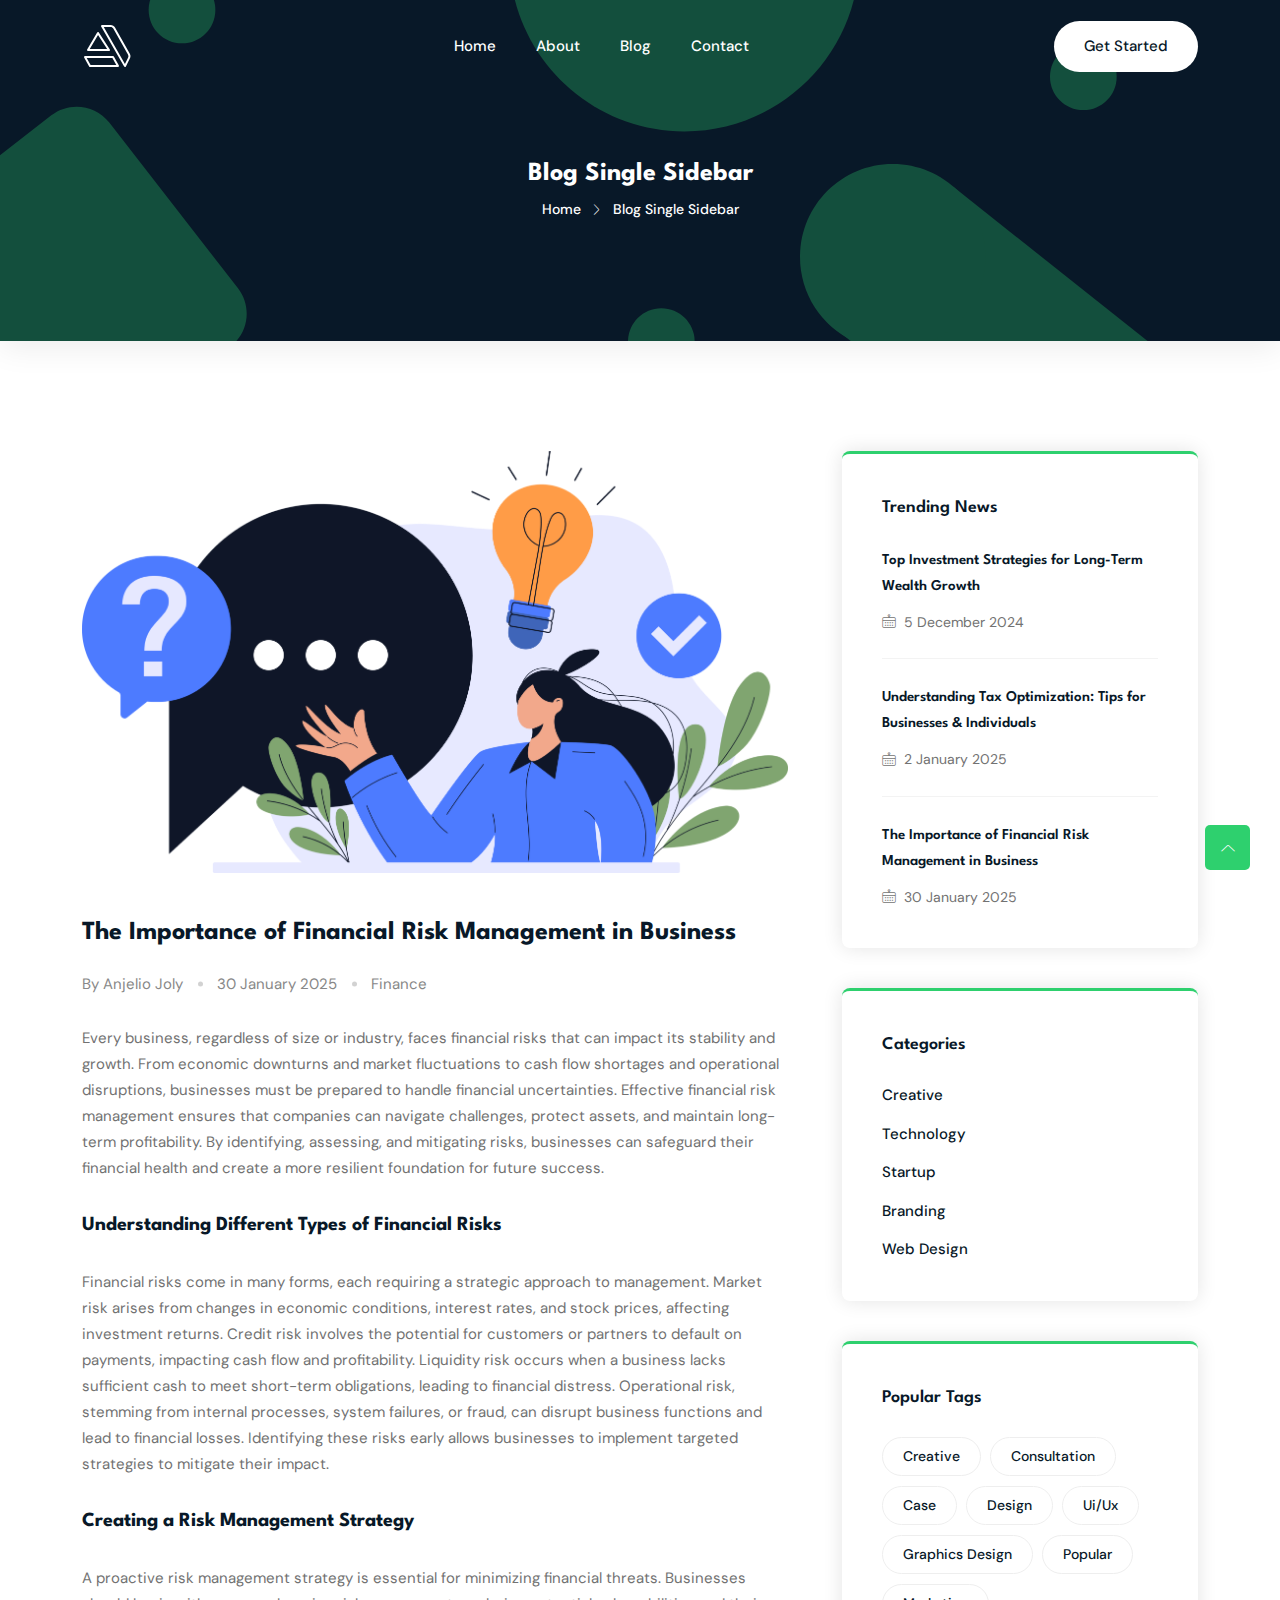
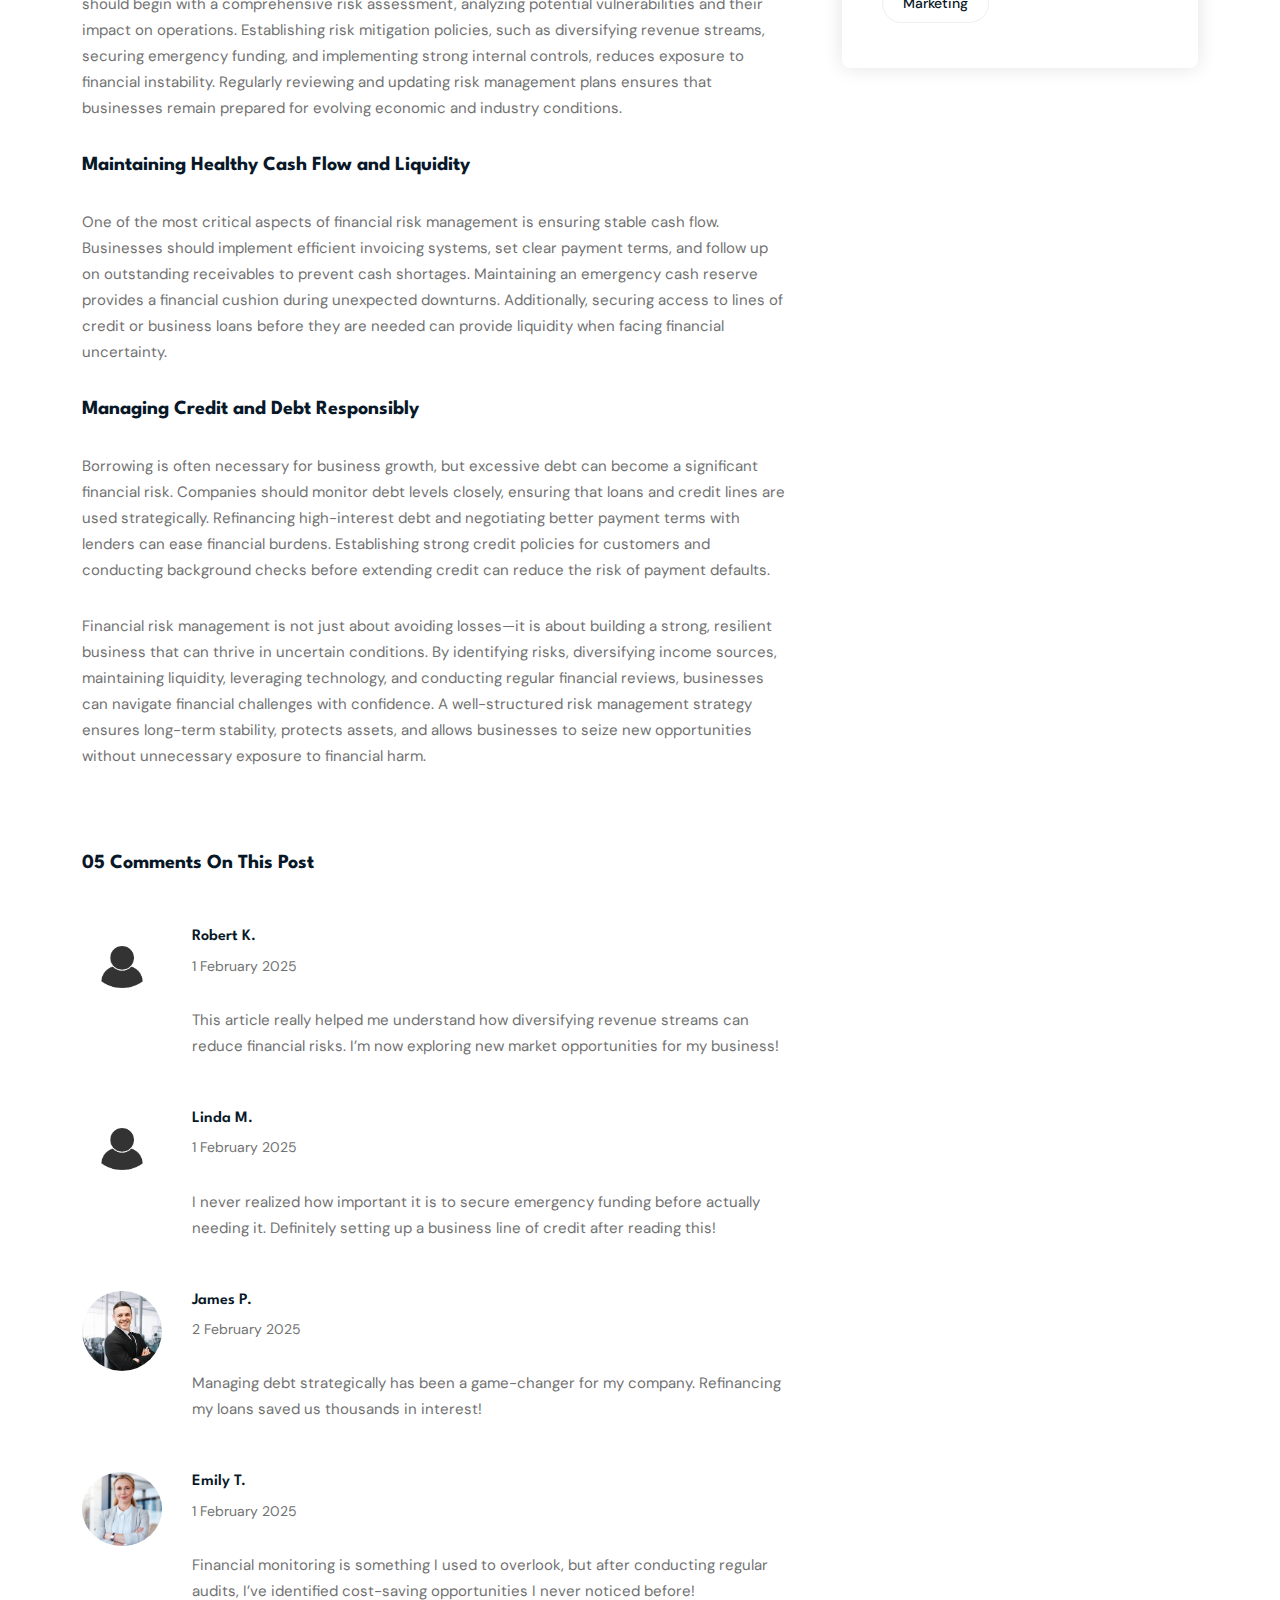
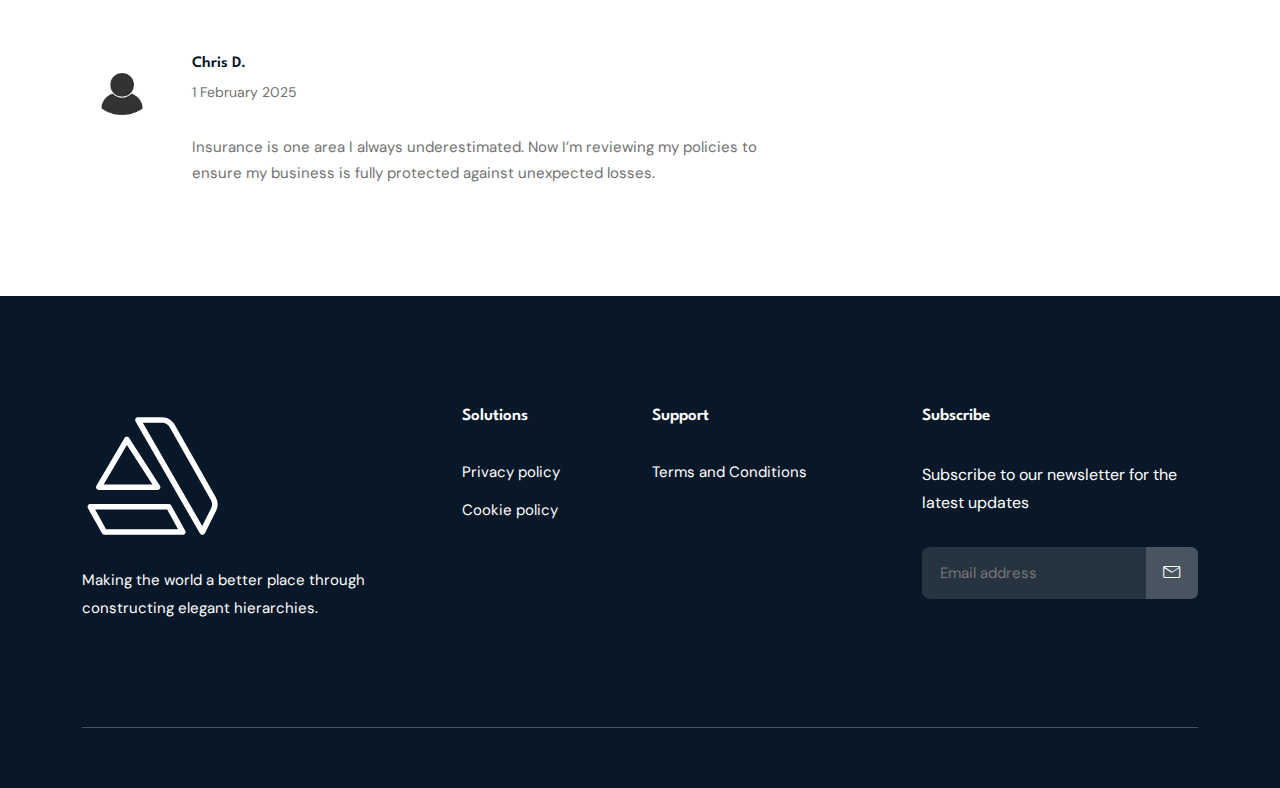
<file: blog-single3.html>
<!DOCTYPE html>
<html class="no-js" lang="zxx">
  <head>
    <meta charset="utf-8" />
    <meta http-equiv="x-ua-compatible" content="ie=edge" />
    <title>Blog Single - TestLanding App Landing Page Template.</title>
    <meta name="description" content="" />
    <meta name="viewport" content="width=device-width, initial-scale=1" />
    <link
      rel="shortcut icon"
      type="image/x-icon"
      href="assets/images/favicon.svg"
    />

    <!-- ========================= CSS here ========================= -->
    <link rel="stylesheet" href="assets/css/bootstrap.min.css" />
    <link rel="stylesheet" href="assets/css/LineIcons.3.0.css" />
    <link rel="stylesheet" href="assets/css/animate.css" />
    <link rel="stylesheet" href="assets/css/tiny-slider.css" />
    <link rel="stylesheet" href="assets/css/glightbox.min.css" />
    <link rel="stylesheet" href="assets/css/main.css" />
  </head>

  <body>
    <!-- Preloader -->
    <div class="preloader">
      <div class="preloader-inner">
        <div class="preloader-icon">
          <span></span>
          <span></span>
        </div>
      </div>
    </div>
    <!-- /End Preloader -->

    <!-- Start Header Area -->
    <header class="header navbar-area">
      <div class="container">
        <div class="row align-items-center">
          <div class="col-lg-12">
            <div class="nav-inner">
              <!-- Start Navbar -->
              <nav class="navbar navbar-expand-lg">
                <a class="navbar-brand" href="index.html">
                  <img src="assets/images/logo/white-logo.svg" alt="Logo" />
                </a>
                <button
                  class="navbar-toggler mobile-menu-btn"
                  type="button"
                  data-bs-toggle="collapse"
                  data-bs-target="#navbarSupportedContent"
                  aria-controls="navbarSupportedContent"
                  aria-expanded="false"
                  aria-label="Toggle navigation"
                >
                  <span class="toggler-icon"></span>
                  <span class="toggler-icon"></span>
                  <span class="toggler-icon"></span>
                </button>
                <div
                  class="collapse navbar-collapse sub-menu-bar"
                  id="navbarSupportedContent"
                >
                  <ul id="nav" class="navbar-nav ms-auto">
                    <li class="nav-item">
                      <a href="index.html" aria-label="Toggle navigation"
                        >Home</a
                      >
                    </li>
                    <li class="nav-item">
                      <a href="about-us.html" aria-label="Toggle navigation"
                        >About</a
                      >
                    </li>

                    <li class="nav-item">
                      <a
                        class="dd-menu active collapsed"
                        href="javascript:void(0)"
                        data-bs-toggle="collapse"
                        data-bs-target="#submenu-1-2"
                        aria-controls="navbarSupportedContent"
                        aria-expanded="false"
                        aria-label="Toggle navigation"
                        >Blog</a
                      >
                      <ul class="sub-menu collapse" id="submenu-1-2">
                        <li class="nav-item">
                          <a href="blog-grid.html">Blog Grid</a>
                        </li>
                        <li class="nav-item active">
                          <a href="blog-single.html">Blog Single</a>
                        </li>
                      </ul>
                    </li>
                    <li class="nav-item">
                      <a href="contact.html" aria-label="Toggle navigation"
                        >Contact</a
                      >
                    </li>
                  </ul>
                </div>
                <!-- navbar collapse -->
                <div class="button">
                  <a href="" class="btn">Get started</a>
                </div>
              </nav>
              <!-- End Navbar -->
            </div>
          </div>
        </div>
        <!-- row -->
      </div>
      <!-- container -->
    </header>
    <!-- End Header Area -->

    <!-- Start Breadcrumbs -->
    <div class="breadcrumbs">
      <div class="container">
        <div class="row align-items-center">
          <div class="col-lg-6 offset-lg-3 col-md-12 col-12">
            <div class="breadcrumbs-content">
              <h1 class="page-title">Blog Single Sidebar</h1>
              <ul class="breadcrumb-nav">
                <li><a href="index.html">Home</a></li>
                <li>Blog Single Sidebar</li>
              </ul>
            </div>
          </div>
        </div>
      </div>
    </div>
    <!-- End Breadcrumbs -->

    <!-- Start Blog Singel Area -->
    <section class="section blog-single">
      <div class="container">
        <div class="row">
          <div class="col-lg-8 col-md-12 col-12">
            <div class="single-inner">
              <div class="post-details">
                <div class="main-content-head">
                  <div class="post-thumbnils">
                    <img src="./assets/images/bread-bg/banner1.png" alt="#" />
                  </div>
                  <div class="meta-information">
                    <h2 class="post-title">
                      The Importance of Financial Risk Management in Business
                    </h2>
                    <!-- End Meta Info -->
                    <ul class="meta-info">
                      <li>
                        <a href="javascript:void(0)">By Anjelio Joly</a>
                      </li>
                      <li>
                        <a href="javascript:void(0)">30 January 2025</a>
                      </li>
                      <li>
                        <a href="javascript:void(0)">Finance</a>
                      </li>
                    </ul>
                    <!-- End Meta Info -->
                  </div>
                  <div class="detail-inner">
                    <p>
                      Every business, regardless of size or industry, faces
                      financial risks that can impact its stability and growth.
                      From economic downturns and market fluctuations to cash
                      flow shortages and operational disruptions, businesses
                      must be prepared to handle financial uncertainties.
                      Effective financial risk management ensures that companies
                      can navigate challenges, protect assets, and maintain
                      long-term profitability. By identifying, assessing, and
                      mitigating risks, businesses can safeguard their financial
                      health and create a more resilient foundation for future
                      success.
                    </p>
                    <h3>Understanding Different Types of Financial Risks</h3>
                    <p>
                      Financial risks come in many forms, each requiring a
                      strategic approach to management. Market risk arises from
                      changes in economic conditions, interest rates, and stock
                      prices, affecting investment returns. Credit risk involves
                      the potential for customers or partners to default on
                      payments, impacting cash flow and profitability. Liquidity
                      risk occurs when a business lacks sufficient cash to meet
                      short-term obligations, leading to financial distress.
                      Operational risk, stemming from internal processes, system
                      failures, or fraud, can disrupt business functions and
                      lead to financial losses. Identifying these risks early
                      allows businesses to implement targeted strategies to
                      mitigate their impact.
                    </p>
                    <h3>Creating a Risk Management Strategy</h3>

                    <p>
                      A proactive risk management strategy is essential for
                      minimizing financial threats. Businesses should begin with
                      a comprehensive risk assessment, analyzing potential
                      vulnerabilities and their impact on operations.
                      Establishing risk mitigation policies, such as
                      diversifying revenue streams, securing emergency funding,
                      and implementing strong internal controls, reduces
                      exposure to financial instability. Regularly reviewing and
                      updating risk management plans ensures that businesses
                      remain prepared for evolving economic and industry
                      conditions.
                    </p>

                    <h3>Maintaining Healthy Cash Flow and Liquidity</h3>
                    <p>
                      One of the most critical aspects of financial risk
                      management is ensuring stable cash flow. Businesses should
                      implement efficient invoicing systems, set clear payment
                      terms, and follow up on outstanding receivables to prevent
                      cash shortages. Maintaining an emergency cash reserve
                      provides a financial cushion during unexpected downturns.
                      Additionally, securing access to lines of credit or
                      business loans before they are needed can provide
                      liquidity when facing financial uncertainty.
                    </p>

                    <h3>Managing Credit and Debt Responsibly</h3>
                    <p>
                      Borrowing is often necessary for business growth, but
                      excessive debt can become a significant financial risk.
                      Companies should monitor debt levels closely, ensuring
                      that loans and credit lines are used strategically.
                      Refinancing high-interest debt and negotiating better
                      payment terms with lenders can ease financial burdens.
                      Establishing strong credit policies for customers and
                      conducting background checks before extending credit can
                      reduce the risk of payment defaults.
                    </p>
                    <p>
                      Financial risk management is not just about avoiding
                      losses—it is about building a strong, resilient business
                      that can thrive in uncertain conditions. By identifying
                      risks, diversifying income sources, maintaining liquidity,
                      leveraging technology, and conducting regular financial
                      reviews, businesses can navigate financial challenges with
                      confidence. A well-structured risk management strategy
                      ensures long-term stability, protects assets, and allows
                      businesses to seize new opportunities without unnecessary
                      exposure to financial harm.
                    </p>
                  </div>
                </div>
              </div>
            </div>
            <!-- Start Comments -->
            <div class="post-comments">
              <h3 class="comment-title">
                <span>05 Comments on this post</span>
              </h3>
              <ul class="comments-list">
                <li>
                  <div class="comment-img">
                    <img src="./assets/images/bread-bg/user.jpg" alt="img" />
                  </div>
                  <div class="comment-desc">
                    <div class="desc-top">
                      <h6>Robert K.</h6>
                      <span class="date">1 February 2025</span>
                    </div>
                    <p>
                      This article really helped me understand how diversifying
                      revenue streams can reduce financial risks. I’m now
                      exploring new market opportunities for my business!
                    </p>
                  </div>
                </li>
                <li>
                  <div class="comment-img">
                    <img src="./assets/images/bread-bg/user.jpg" alt="img" />
                  </div>
                  <div class="comment-desc">
                    <div class="desc-top">
                      <h6>Linda M.</h6>
                      <span class="date">1 February 2025</span>
                    </div>
                    <p>
                      I never realized how important it is to secure emergency
                      funding before actually needing it. Definitely setting up
                      a business line of credit after reading this!
                    </p>
                  </div>
                </li>

                <li>
                  <div class="comment-img">
                    <img src="./assets/images/bread-bg/com3.jpeg" alt="img" />
                  </div>
                  <div class="comment-desc">
                    <div class="desc-top">
                      <h6>James P.</h6>
                      <span class="date">2 February 2025</span>
                    </div>
                    <p>
                      Managing debt strategically has been a game-changer for my
                      company. Refinancing my loans saved us thousands in
                      interest!
                    </p>
                  </div>
                </li>

                <li>
                  <div class="comment-img">
                    <img src="./assets/images/bread-bg/com4.jpg" alt="img" />
                  </div>
                  <div class="comment-desc">
                    <div class="desc-top">
                      <h6>Emily T.</h6>
                      <span class="date">1 February 2025</span>
                    </div>
                    <p>
                      Financial monitoring is something I used to overlook, but
                      after conducting regular audits, I’ve identified
                      cost-saving opportunities I never noticed before!
                    </p>
                  </div>
                </li>

                <li>
                  <div class="comment-img">
                    <img src="./assets/images/bread-bg/user.jpg" alt="img" />
                  </div>
                  <div class="comment-desc">
                    <div class="desc-top">
                      <h6>Chris D.</h6>
                      <span class="date">1 February 2025</span>
                    </div>
                    <p>
                      Insurance is one area I always underestimated. Now I’m
                      reviewing my policies to ensure my business is fully
                      protected against unexpected losses.
                    </p>
                  </div>
                </li>
              </ul>
            </div>
            <!-- End Comments -->
          </div>
          <aside class="col-lg-4 col-md-12 col-12">
            <div class="sidebar">
              <!-- End Single Widget -->
              <!-- Start Single Widget -->
              <div class="widget popular-feeds">
                <h5 class="widget-title">Trending News</h5>
                <div class="popular-feed-loop">
                  <div class="single-popular-feed">
                    <div class="feed-desc">
                      <h6 class="post-title">
                        <a href="blog-single1.html"
                          >Top Investment Strategies for Long-Term Wealth
                          Growth</a
                        >
                      </h6>
                      <span class="time"
                        ><i class="lni lni-calendar"></i> 5 December 2024</span
                      >
                    </div>
                  </div>
                  <div class="single-popular-feed">
                    <div class="feed-desc">
                      <h6 class="post-title">
                        <a href="blog-single2.html"
                          >Understanding Tax Optimization: Tips for Businesses &
                          Individuals</a
                        >
                      </h6>
                      <span class="time"
                        ><i class="lni lni-calendar"></i> 2 January 2025</span
                      >
                    </div>
                  </div>
                  <div class="single-popular-feed">
                    <div class="feed-desc">
                      <h6 class="post-title">
                        <a href="blog-single3.html"
                          >The Importance of Financial Risk Management in
                          Business</a
                        >
                      </h6>
                      <span class="time"
                        ><i class="lni lni-calendar"></i> 30 January 2025</span
                      >
                    </div>
                  </div>
                </div>
              </div>
              <!-- End Single Widget -->
              <!-- Start Single Widget -->
              <div class="widget categories-widget">
                <h5 class="widget-title">Categories</h5>
                <ul class="custom">
                  <li>
                    <a href="javascript:void(0)">Creative</a>
                  </li>
                  <li>
                    <a href="javascript:void(0)">Technology</a>
                  </li>
                  <li>
                    <a href="javascript:void(0)">Startup</a>
                  </li>
                  <li>
                    <a href="javascript:void(0)">Branding</a>
                  </li>
                  <li>
                    <a href="javascript:void(0)">Web Design</a>
                  </li>
                </ul>
              </div>
              <!-- End Single Widget -->
              <!-- Start Single Widget -->
              <div class="widget popular-tag-widget">
                <h5 class="widget-title">Popular Tags</h5>
                <div class="tags">
                  <a href="javascript:void(0)">Creative</a>
                  <a href="javascript:void(0)">Consultation</a>
                  <a href="javascript:void(0)">Case</a>
                  <a href="javascript:void(0)">Design</a>
                  <a href="javascript:void(0)">Ui/Ux</a>
                  <a href="javascript:void(0)">Graphics Design</a>
                  <a href="javascript:void(0)">Popular</a>
                  <a href="javascript:void(0)">Marketing</a>
                </div>
              </div>
              <!-- End Single Widget -->
            </div>
          </aside>
        </div>
      </div>
    </section>
    <!-- End Blog Singel Area -->

    <!-- Start Footer Area -->
    <footer class="footer section">
      <!-- Start Footer Top -->
      <div class="footer-top">
        <div class="container">
          <div class="inner-content">
            <div class="row">
              <div class="col-lg-4 col-md-6 col-12">
                <!-- Single Widget -->
                <div class="single-footer f-about">
                  <div class="logo">
                    <a href="index.html">
                      <img src="assets/images/logo/white-logo.svg" alt="#" />
                    </a>
                  </div>
                  <p>
                    Making the world a better place through constructing elegant
                    hierarchies.
                  </p>
                </div>
                <!-- End Single Widget -->
              </div>
              <div class="col-lg-2 col-md-6 col-12">
                <!-- Single Widget -->
                <div class="single-footer f-link">
                  <h3>Solutions</h3>
                  <ul>
                    <li><a href="./privacy-policy.html">Privacy policy</a></li>
                    <li><a href="./cookie-policy.html">Cookie policy</a></li>
                  </ul>
                </div>
                <!-- End Single Widget -->
              </div>
              <div class="col-lg-2 col-md-6 col-12">
                <!-- Single Widget -->
                <div class="single-footer f-link">
                  <h3>Support</h3>
                  <ul>
                    <li><a href="./terms.html">Terms and Conditions</a></li>
                  </ul>
                </div>
                <!-- End Single Widget -->
              </div>
              <div class="col-lg-4 col-md-6 col-12">
                <!-- Single Widget -->
                <div class="single-footer newsletter">
                  <h3>Subscribe</h3>
                  <p>Subscribe to our newsletter for the latest updates</p>
                  <form
                    action="#"
                    method="get"
                    target="_blank"
                    class="newsletter-form"
                  >
                    <input
                      name="EMAIL"
                      placeholder="Email address"
                      required="required"
                      type="email"
                    />
                    <div class="button">
                      <button class="sub-btn">
                        <i class="lni lni-envelope"></i>
                      </button>
                    </div>
                  </form>
                </div>
                <!-- End Single Widget -->
              </div>
            </div>
          </div>
        </div>
      </div>
      <!--/ End Footer Top -->
      <!-- Start Copyright Area -->
      <div class="copyright-area">
        <div class="container">
          <div class="inner-content">
            <div class="row"></div>
          </div>
        </div>
      </div>
      <!-- End Copyright Area -->
    </footer>
    <!--/ End Footer Area -->

    <!-- ========================= scroll-top ========================= -->
    <a href="#" class="scroll-top">
      <i class="lni lni-chevron-up"></i>
    </a>

    <!-- ========================= JS here ========================= -->

    <script src="assets/js/bootstrap.min.js"></script>

    <script src="assets/js/main.js"></script>
  </body>
</html>
</file>
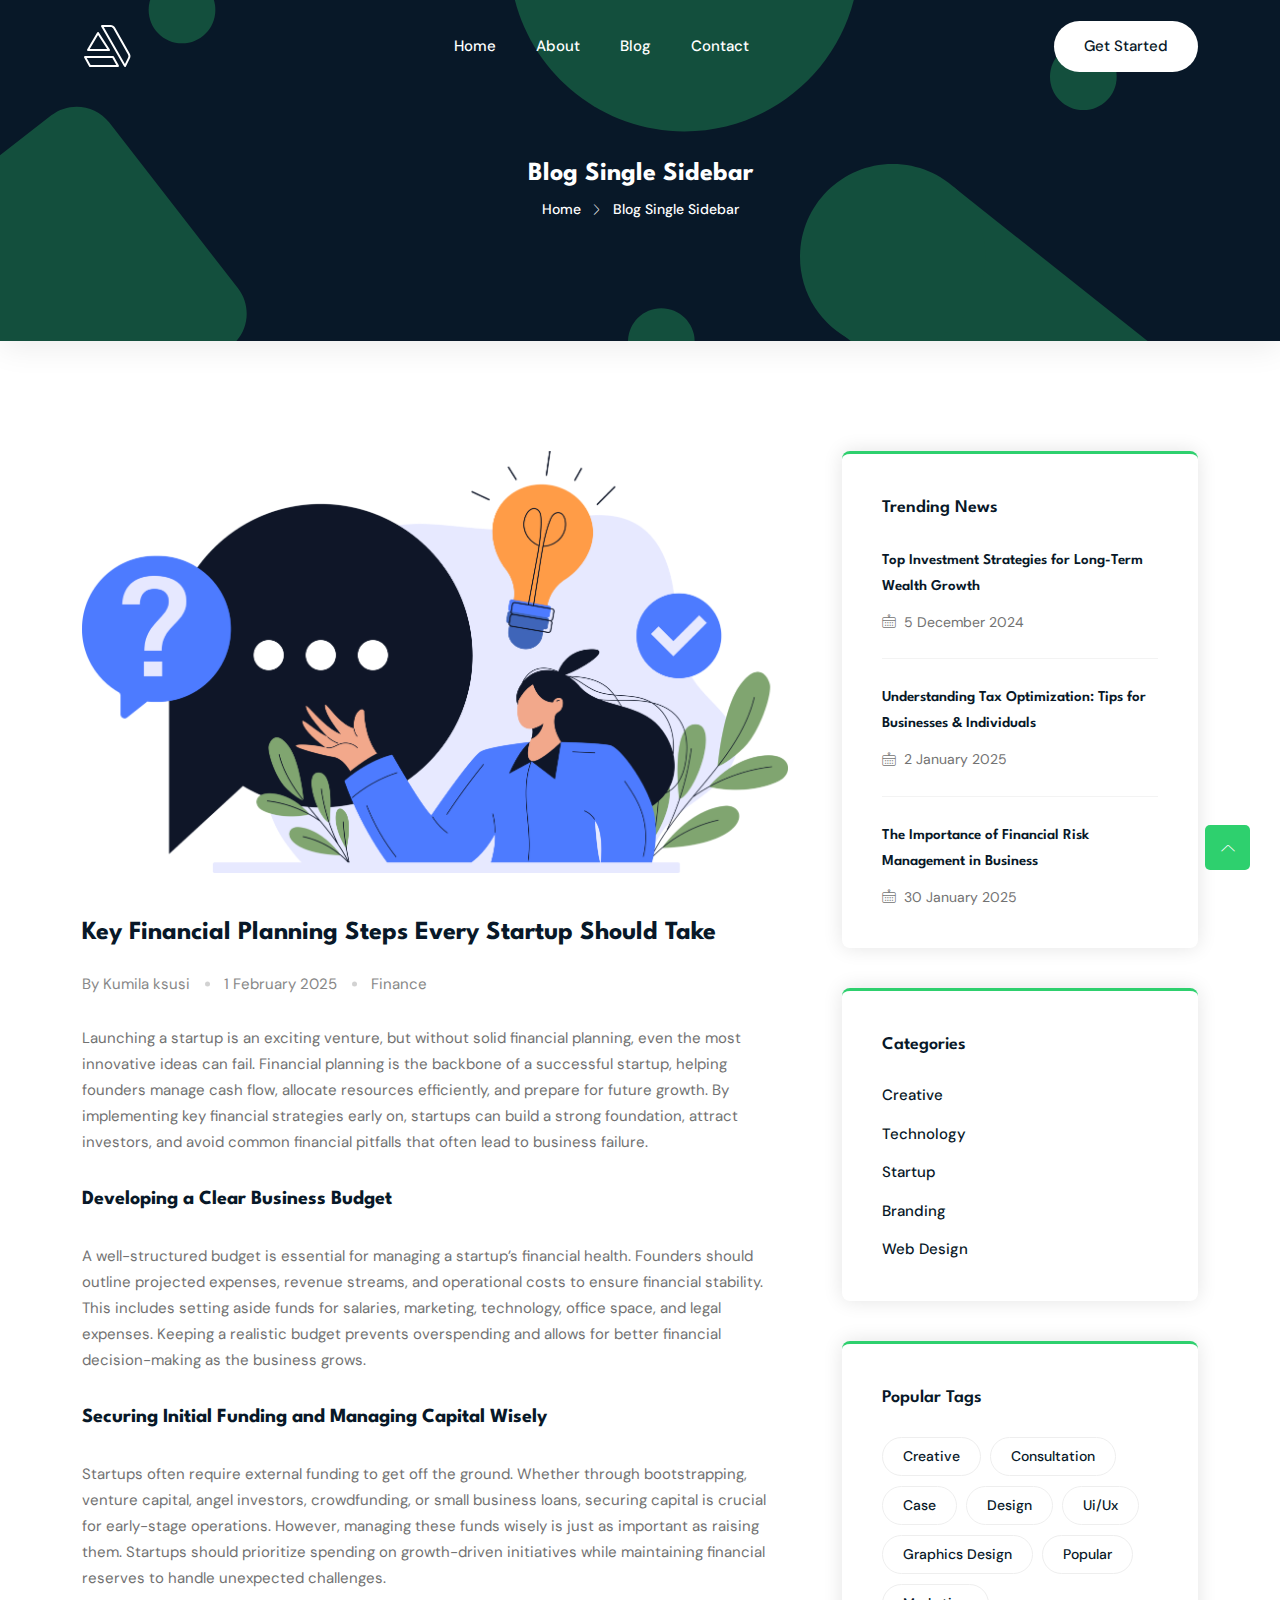
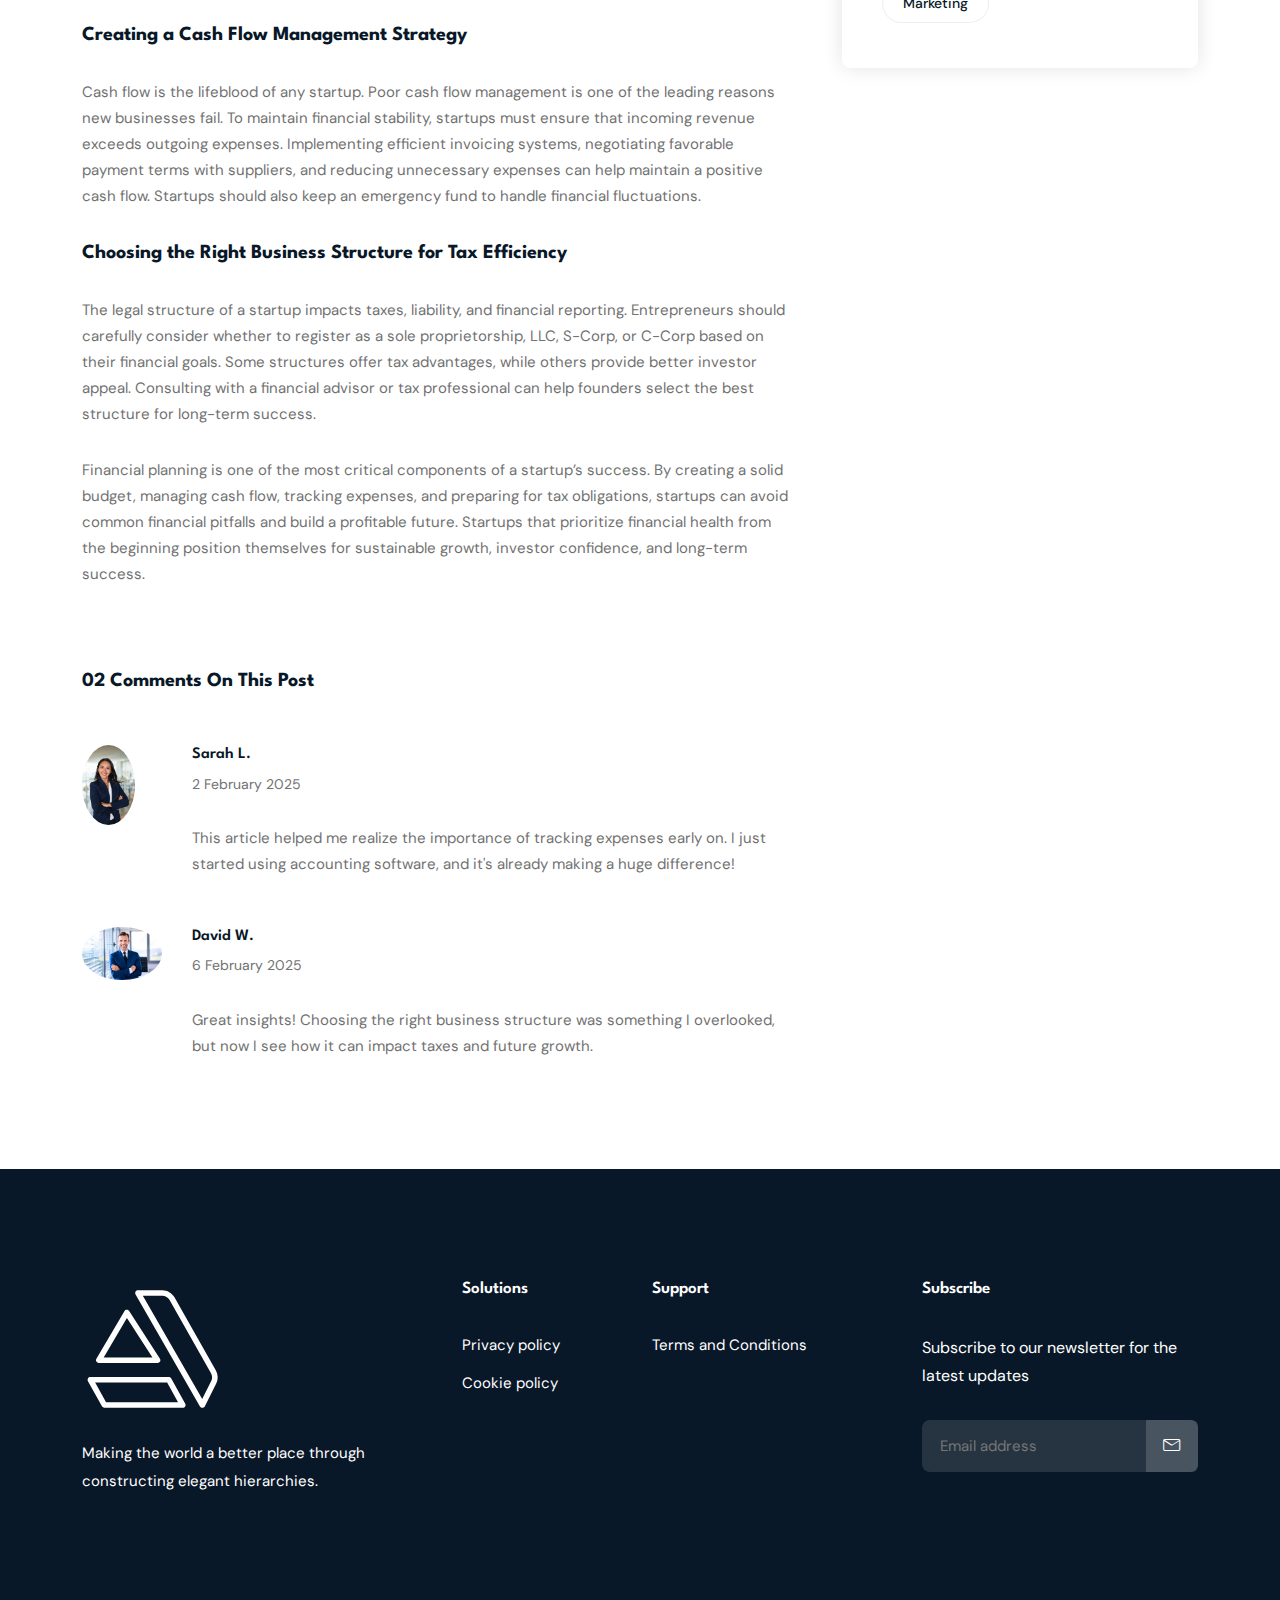
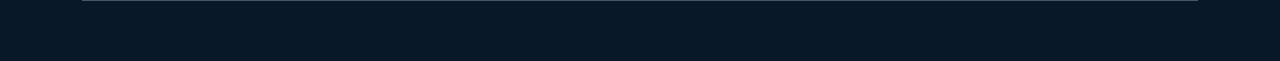
<file: blog-single4.html>
<!DOCTYPE html>
<html class="no-js" lang="zxx">
  <head>
    <meta charset="utf-8" />
    <meta http-equiv="x-ua-compatible" content="ie=edge" />
    <title>Blog Single - TestLanding App Landing Page Template.</title>
    <meta name="description" content="" />
    <meta name="viewport" content="width=device-width, initial-scale=1" />
    <link
      rel="shortcut icon"
      type="image/x-icon"
      href="assets/images/favicon.svg"
    />

    <!-- ========================= CSS here ========================= -->
    <link rel="stylesheet" href="assets/css/bootstrap.min.css" />
    <link rel="stylesheet" href="assets/css/LineIcons.3.0.css" />
    <link rel="stylesheet" href="assets/css/animate.css" />
    <link rel="stylesheet" href="assets/css/tiny-slider.css" />
    <link rel="stylesheet" href="assets/css/glightbox.min.css" />
    <link rel="stylesheet" href="assets/css/main.css" />
  </head>

  <body>
    <!-- Preloader -->
    <div class="preloader">
      <div class="preloader-inner">
        <div class="preloader-icon">
          <span></span>
          <span></span>
        </div>
      </div>
    </div>
    <!-- /End Preloader -->

    <!-- Start Header Area -->
    <header class="header navbar-area">
      <div class="container">
        <div class="row align-items-center">
          <div class="col-lg-12">
            <div class="nav-inner">
              <!-- Start Navbar -->
              <nav class="navbar navbar-expand-lg">
                <a class="navbar-brand" href="index.html">
                  <img src="assets/images/logo/white-logo.svg" alt="Logo" />
                </a>
                <button
                  class="navbar-toggler mobile-menu-btn"
                  type="button"
                  data-bs-toggle="collapse"
                  data-bs-target="#navbarSupportedContent"
                  aria-controls="navbarSupportedContent"
                  aria-expanded="false"
                  aria-label="Toggle navigation"
                >
                  <span class="toggler-icon"></span>
                  <span class="toggler-icon"></span>
                  <span class="toggler-icon"></span>
                </button>
                <div
                  class="collapse navbar-collapse sub-menu-bar"
                  id="navbarSupportedContent"
                >
                  <ul id="nav" class="navbar-nav ms-auto">
                    <li class="nav-item">
                      <a href="index.html" aria-label="Toggle navigation"
                        >Home</a
                      >
                    </li>
                    <li class="nav-item">
                      <a href="about-us.html" aria-label="Toggle navigation"
                        >About</a
                      >
                    </li>

                    <li class="nav-item">
                      <a
                        class="dd-menu active collapsed"
                        href="javascript:void(0)"
                        data-bs-toggle="collapse"
                        data-bs-target="#submenu-1-2"
                        aria-controls="navbarSupportedContent"
                        aria-expanded="false"
                        aria-label="Toggle navigation"
                        >Blog</a
                      >
                      <ul class="sub-menu collapse" id="submenu-1-2">
                        <li class="nav-item">
                          <a href="blog-grid.html">Blog Grid</a>
                        </li>
                        <li class="nav-item active">
                          <a href="blog-single.html">Blog Single</a>
                        </li>
                      </ul>
                    </li>
                    <li class="nav-item">
                      <a href="contact.html" aria-label="Toggle navigation"
                        >Contact</a
                      >
                    </li>
                  </ul>
                </div>
                <!-- navbar collapse -->
                <div class="button">
                  <a href="" class="btn">Get started</a>
                </div>
              </nav>
              <!-- End Navbar -->
            </div>
          </div>
        </div>
        <!-- row -->
      </div>
      <!-- container -->
    </header>
    <!-- End Header Area -->

    <!-- Start Breadcrumbs -->
    <div class="breadcrumbs">
      <div class="container">
        <div class="row align-items-center">
          <div class="col-lg-6 offset-lg-3 col-md-12 col-12">
            <div class="breadcrumbs-content">
              <h1 class="page-title">Blog Single Sidebar</h1>
              <ul class="breadcrumb-nav">
                <li><a href="index.html">Home</a></li>
                <li>Blog Single Sidebar</li>
              </ul>
            </div>
          </div>
        </div>
      </div>
    </div>
    <!-- End Breadcrumbs -->

    <!-- Start Blog Singel Area -->
    <section class="section blog-single">
      <div class="container">
        <div class="row">
          <div class="col-lg-8 col-md-12 col-12">
            <div class="single-inner">
              <div class="post-details">
                <div class="main-content-head">
                  <div class="post-thumbnils">
                    <img src="./assets/images/bread-bg/banner1.png" alt="#" />
                  </div>
                  <div class="meta-information">
                    <h2 class="post-title">
                      Key Financial Planning Steps Every Startup Should Take
                    </h2>
                    <!-- End Meta Info -->
                    <ul class="meta-info">
                      <li>
                        <a href="javascript:void(0)">By Kumila ksusi</a>
                      </li>
                      <li>
                        <a href="javascript:void(0)">1 February 2025</a>
                      </li>
                      <li>
                        <a href="javascript:void(0)">Finance</a>
                      </li>
                    </ul>
                    <!-- End Meta Info -->
                  </div>
                  <div class="detail-inner">
                    <p>
                      Launching a startup is an exciting venture, but without
                      solid financial planning, even the most innovative ideas
                      can fail. Financial planning is the backbone of a
                      successful startup, helping founders manage cash flow,
                      allocate resources efficiently, and prepare for future
                      growth. By implementing key financial strategies early on,
                      startups can build a strong foundation, attract investors,
                      and avoid common financial pitfalls that often lead to
                      business failure.
                    </p>
                    <h3>Developing a Clear Business Budget</h3>
                    <p>
                      A well-structured budget is essential for managing a
                      startup’s financial health. Founders should outline
                      projected expenses, revenue streams, and operational costs
                      to ensure financial stability. This includes setting aside
                      funds for salaries, marketing, technology, office space,
                      and legal expenses. Keeping a realistic budget prevents
                      overspending and allows for better financial
                      decision-making as the business grows.
                    </p>
                    <h3>
                      Securing Initial Funding and Managing Capital Wisely
                    </h3>

                    <p>
                      Startups often require external funding to get off the
                      ground. Whether through bootstrapping, venture capital,
                      angel investors, crowdfunding, or small business loans,
                      securing capital is crucial for early-stage operations.
                      However, managing these funds wisely is just as important
                      as raising them. Startups should prioritize spending on
                      growth-driven initiatives while maintaining financial
                      reserves to handle unexpected challenges.
                    </p>

                    <h3>Creating a Cash Flow Management Strategy</h3>
                    <p>
                      Cash flow is the lifeblood of any startup. Poor cash flow
                      management is one of the leading reasons new businesses
                      fail. To maintain financial stability, startups must
                      ensure that incoming revenue exceeds outgoing expenses.
                      Implementing efficient invoicing systems, negotiating
                      favorable payment terms with suppliers, and reducing
                      unnecessary expenses can help maintain a positive cash
                      flow. Startups should also keep an emergency fund to
                      handle financial fluctuations.
                    </p>

                    <h3>
                      Choosing the Right Business Structure for Tax Efficiency
                    </h3>
                    <p>
                      The legal structure of a startup impacts taxes, liability,
                      and financial reporting. Entrepreneurs should carefully
                      consider whether to register as a sole proprietorship,
                      LLC, S-Corp, or C-Corp based on their financial goals.
                      Some structures offer tax advantages, while others provide
                      better investor appeal. Consulting with a financial
                      advisor or tax professional can help founders select the
                      best structure for long-term success.
                    </p>
                    <p>
                      Financial planning is one of the most critical components
                      of a startup’s success. By creating a solid budget,
                      managing cash flow, tracking expenses, and preparing for
                      tax obligations, startups can avoid common financial
                      pitfalls and build a profitable future. Startups that
                      prioritize financial health from the beginning position
                      themselves for sustainable growth, investor confidence,
                      and long-term success.
                    </p>
                  </div>
                </div>
              </div>
            </div>
            <!-- Start Comments -->
            <div class="post-comments">
              <h3 class="comment-title">
                <span>02 Comments on this post</span>
              </h3>
              <ul class="comments-list">
                <li>
                  <div class="comment-img">
                    <img src="./assets/images/bread-bg/com6.jpg" alt="img" />
                  </div>
                  <div class="comment-desc">
                    <div class="desc-top">
                      <h6>Sarah L.</h6>
                      <span class="date">2 February 2025</span>
                    </div>
                    <p>
                      This article helped me realize the importance of tracking
                      expenses early on. I just started using accounting
                      software, and it's already making a huge difference!
                    </p>
                  </div>
                </li>
                <li>
                  <div class="comment-img">
                    <img src="./assets/images/bread-bg/com5.jpg" alt="img" />
                  </div>
                  <div class="comment-desc">
                    <div class="desc-top">
                      <h6>David W.</h6>
                      <span class="date">6 February 2025</span>
                    </div>
                    <p>
                      Great insights! Choosing the right business structure was
                      something I overlooked, but now I see how it can impact
                      taxes and future growth.
                    </p>
                  </div>
                </li>
              </ul>
            </div>
            <!-- End Comments -->
          </div>
          <aside class="col-lg-4 col-md-12 col-12">
            <div class="sidebar">
              <!-- End Single Widget -->
              <!-- Start Single Widget -->
              <div class="widget popular-feeds">
                <h5 class="widget-title">Trending News</h5>
                <div class="popular-feed-loop">
                  <div class="single-popular-feed">
                    <div class="feed-desc">
                      <h6 class="post-title">
                        <a href="blog-single1.html"
                          >Top Investment Strategies for Long-Term Wealth
                          Growth</a
                        >
                      </h6>
                      <span class="time"
                        ><i class="lni lni-calendar"></i> 5 December 2024</span
                      >
                    </div>
                  </div>
                  <div class="single-popular-feed">
                    <div class="feed-desc">
                      <h6 class="post-title">
                        <a href="blog-single2.html"
                          >Understanding Tax Optimization: Tips for Businesses &
                          Individuals</a
                        >
                      </h6>
                      <span class="time"
                        ><i class="lni lni-calendar"></i> 2 January 2025</span
                      >
                    </div>
                  </div>
                  <div class="single-popular-feed">
                    <div class="feed-desc">
                      <h6 class="post-title">
                        <a href="blog-single3.html"
                          >The Importance of Financial Risk Management in
                          Business</a
                        >
                      </h6>
                      <span class="time"
                        ><i class="lni lni-calendar"></i> 30 January 2025</span
                      >
                    </div>
                  </div>
                </div>
              </div>
              <!-- End Single Widget -->
              <!-- Start Single Widget -->
              <div class="widget categories-widget">
                <h5 class="widget-title">Categories</h5>
                <ul class="custom">
                  <li>
                    <a href="javascript:void(0)">Creative</a>
                  </li>
                  <li>
                    <a href="javascript:void(0)">Technology</a>
                  </li>
                  <li>
                    <a href="javascript:void(0)">Startup</a>
                  </li>
                  <li>
                    <a href="javascript:void(0)">Branding</a>
                  </li>
                  <li>
                    <a href="javascript:void(0)">Web Design</a>
                  </li>
                </ul>
              </div>
              <!-- End Single Widget -->
              <!-- Start Single Widget -->
              <div class="widget popular-tag-widget">
                <h5 class="widget-title">Popular Tags</h5>
                <div class="tags">
                  <a href="javascript:void(0)">Creative</a>
                  <a href="javascript:void(0)">Consultation</a>
                  <a href="javascript:void(0)">Case</a>
                  <a href="javascript:void(0)">Design</a>
                  <a href="javascript:void(0)">Ui/Ux</a>
                  <a href="javascript:void(0)">Graphics Design</a>
                  <a href="javascript:void(0)">Popular</a>
                  <a href="javascript:void(0)">Marketing</a>
                </div>
              </div>
              <!-- End Single Widget -->
            </div>
          </aside>
        </div>
      </div>
    </section>
    <!-- End Blog Singel Area -->

    <!-- Start Footer Area -->
    <footer class="footer section">
      <!-- Start Footer Top -->
      <div class="footer-top">
        <div class="container">
          <div class="inner-content">
            <div class="row">
              <div class="col-lg-4 col-md-6 col-12">
                <!-- Single Widget -->
                <div class="single-footer f-about">
                  <div class="logo">
                    <a href="index.html">
                      <img src="assets/images/logo/white-logo.svg" alt="#" />
                    </a>
                  </div>
                  <p>
                    Making the world a better place through constructing elegant
                    hierarchies.
                  </p>
                </div>
                <!-- End Single Widget -->
              </div>
              <div class="col-lg-2 col-md-6 col-12">
                <!-- Single Widget -->
                <div class="single-footer f-link">
                  <h3>Solutions</h3>
                  <ul>
                    <li><a href="./privacy-policy.html">Privacy policy</a></li>
                    <li><a href="./cookie-policy.html">Cookie policy</a></li>
                  </ul>
                </div>
                <!-- End Single Widget -->
              </div>
              <div class="col-lg-2 col-md-6 col-12">
                <!-- Single Widget -->
                <div class="single-footer f-link">
                  <h3>Support</h3>
                  <ul>
                    <li><a href="./terms.html">Terms and Conditions</a></li>
                  </ul>
                </div>
                <!-- End Single Widget -->
              </div>
              <div class="col-lg-4 col-md-6 col-12">
                <!-- Single Widget -->
                <div class="single-footer newsletter">
                  <h3>Subscribe</h3>
                  <p>Subscribe to our newsletter for the latest updates</p>
                  <form
                    action="#"
                    method="get"
                    target="_blank"
                    class="newsletter-form"
                  >
                    <input
                      name="EMAIL"
                      placeholder="Email address"
                      required="required"
                      type="email"
                    />
                    <div class="button">
                      <button class="sub-btn">
                        <i class="lni lni-envelope"></i>
                      </button>
                    </div>
                  </form>
                </div>
                <!-- End Single Widget -->
              </div>
            </div>
          </div>
        </div>
      </div>
      <!--/ End Footer Top -->
      <!-- Start Copyright Area -->
      <div class="copyright-area">
        <div class="container">
          <div class="inner-content">
            <div class="row"></div>
          </div>
        </div>
      </div>
      <!-- End Copyright Area -->
    </footer>
    <!--/ End Footer Area -->

    <!-- ========================= scroll-top ========================= -->
    <a href="#" class="scroll-top">
      <i class="lni lni-chevron-up"></i>
    </a>

    <!-- ========================= JS here ========================= -->

    <script src="assets/js/bootstrap.min.js"></script>

    <script src="assets/js/main.js"></script>
  </body>
</html>
</file>
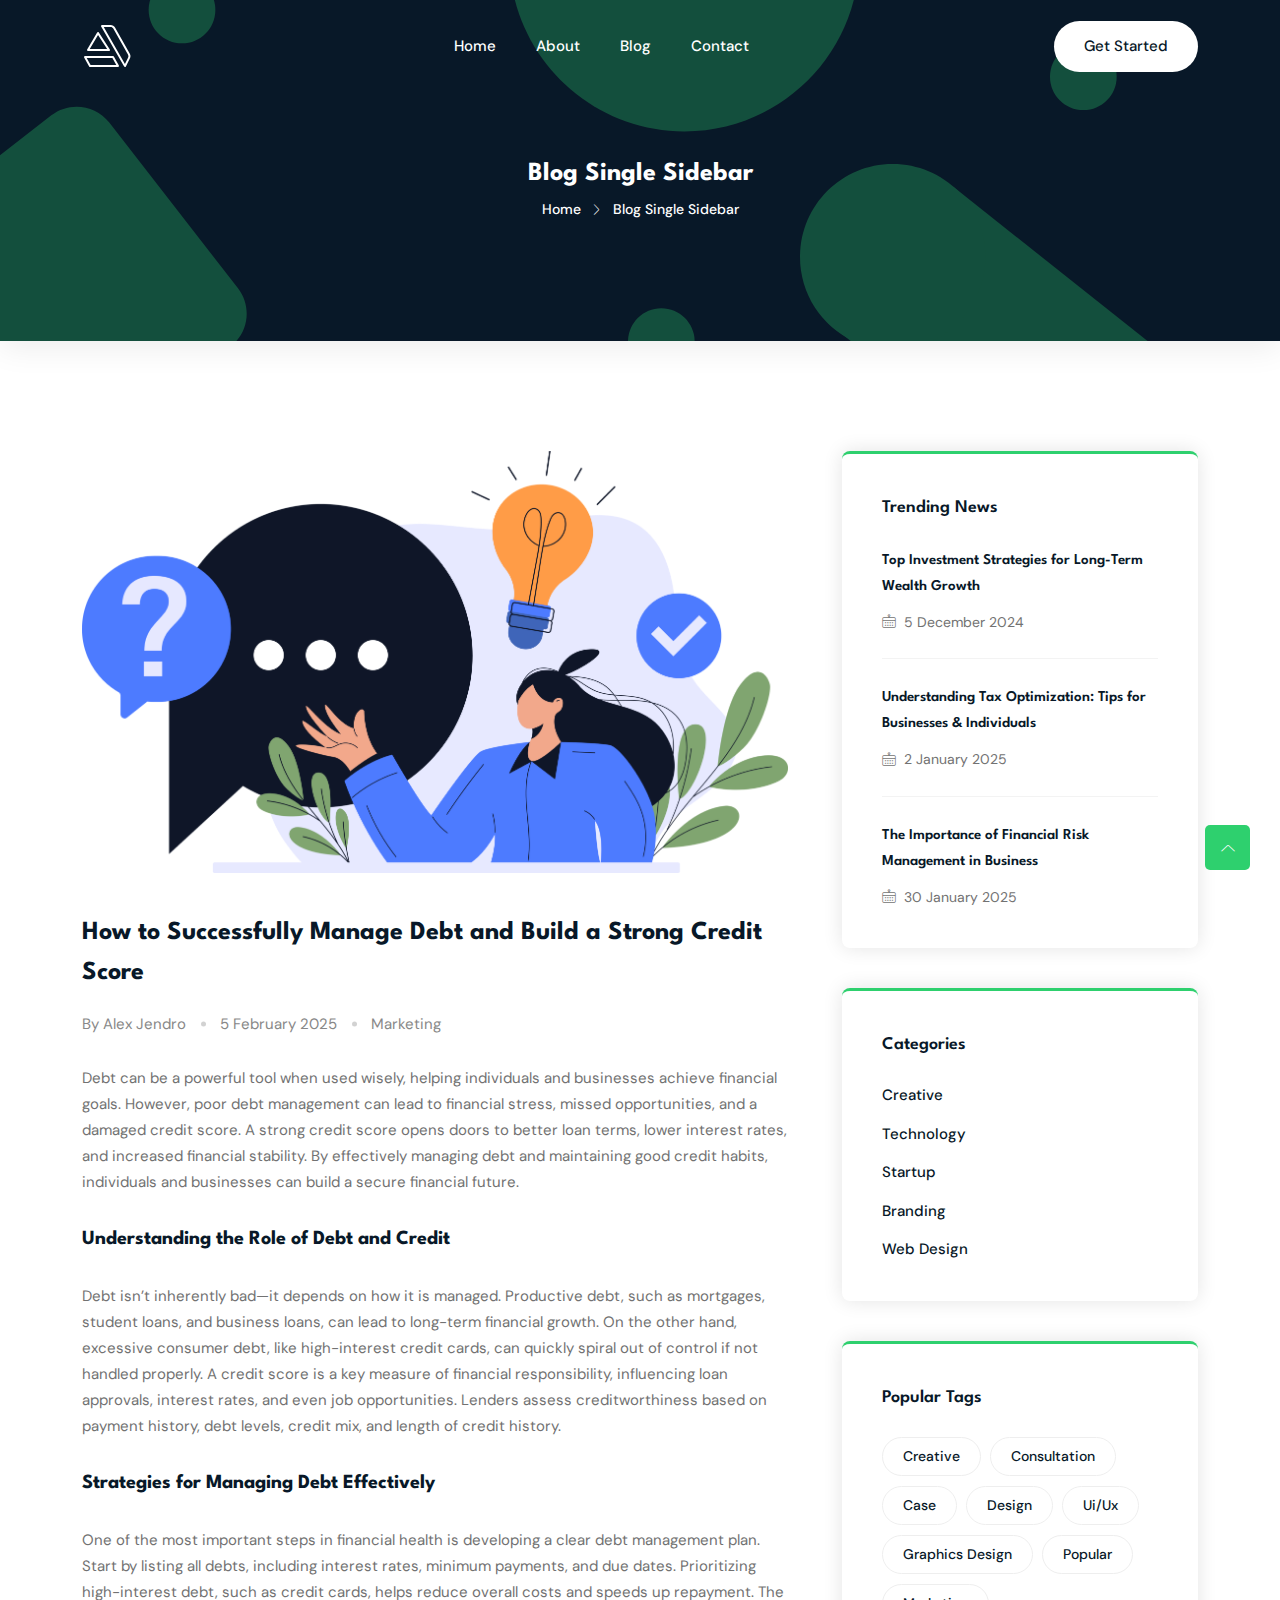
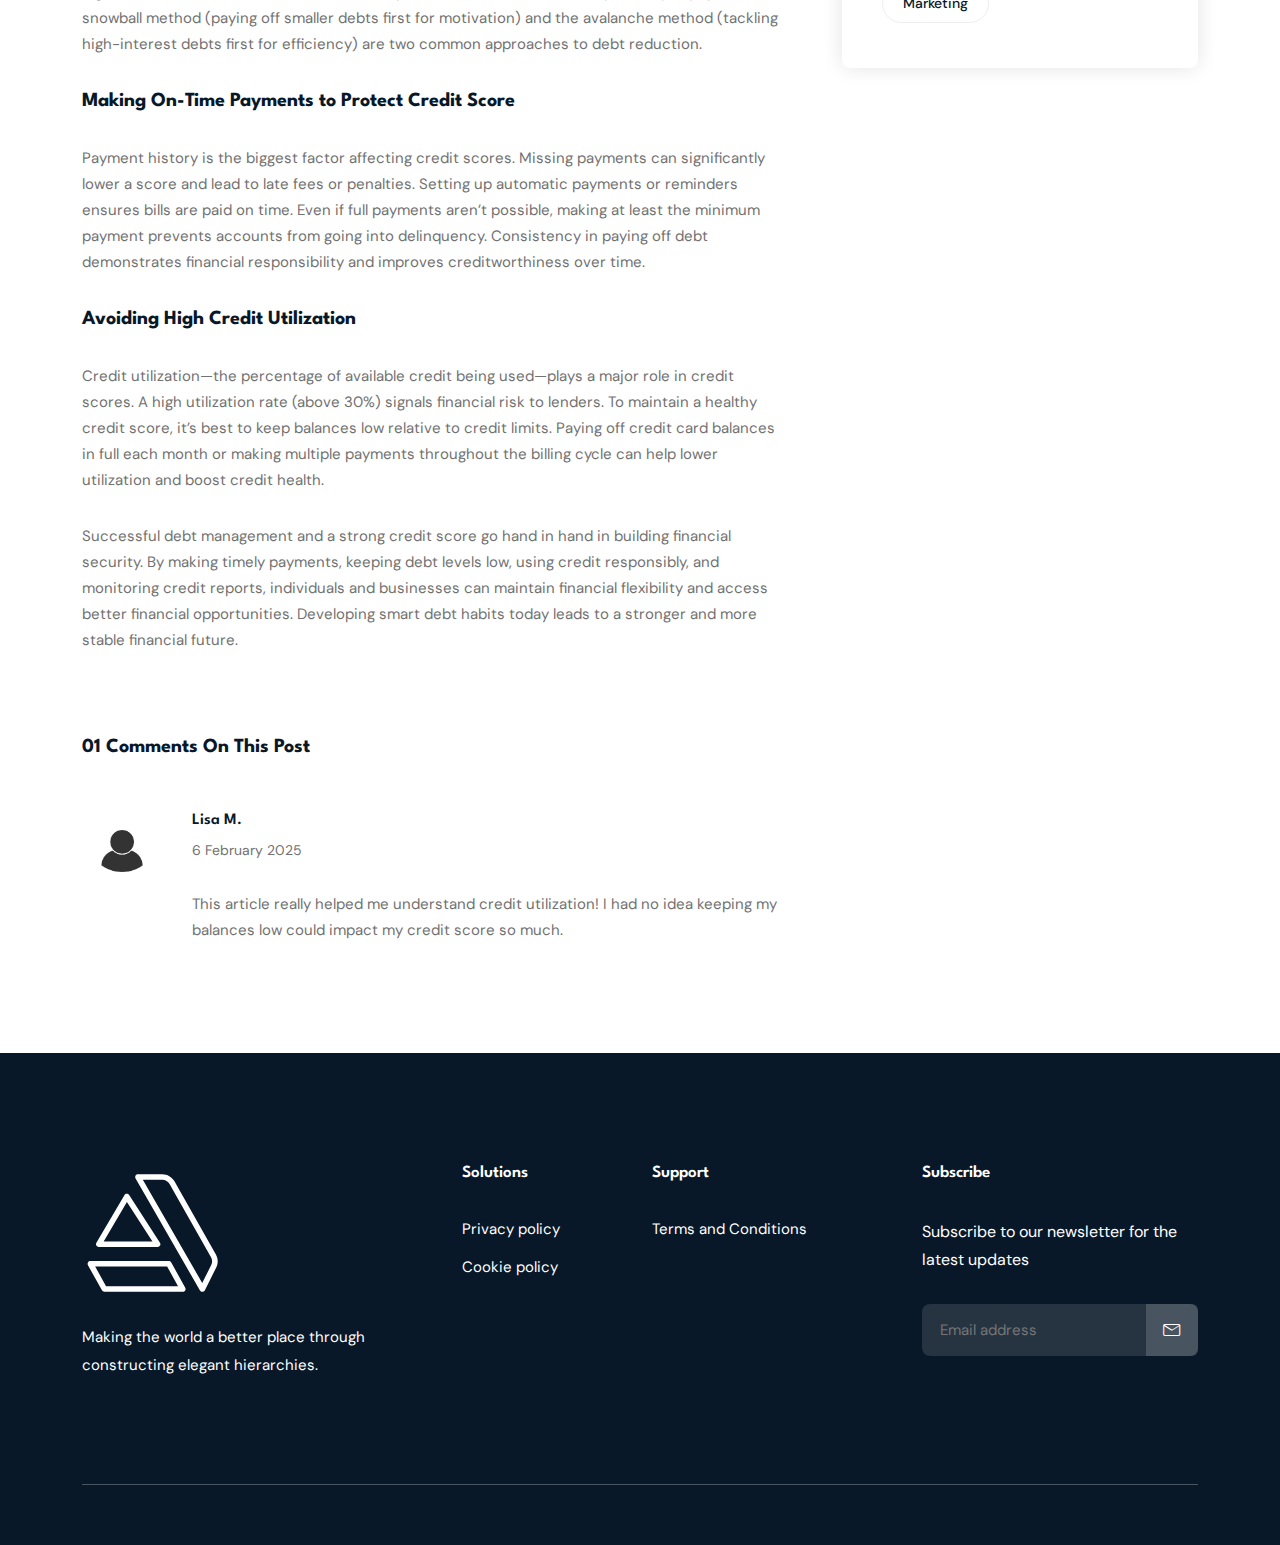
<file: blog-single5.html>
<!DOCTYPE html>
<html class="no-js" lang="zxx">
  <head>
    <meta charset="utf-8" />
    <meta http-equiv="x-ua-compatible" content="ie=edge" />
    <title>Blog Single - TestLanding App Landing Page Template.</title>
    <meta name="description" content="" />
    <meta name="viewport" content="width=device-width, initial-scale=1" />
    <link
      rel="shortcut icon"
      type="image/x-icon"
      href="assets/images/favicon.svg"
    />

    <!-- ========================= CSS here ========================= -->
    <link rel="stylesheet" href="assets/css/bootstrap.min.css" />
    <link rel="stylesheet" href="assets/css/LineIcons.3.0.css" />
    <link rel="stylesheet" href="assets/css/animate.css" />
    <link rel="stylesheet" href="assets/css/tiny-slider.css" />
    <link rel="stylesheet" href="assets/css/glightbox.min.css" />
    <link rel="stylesheet" href="assets/css/main.css" />
  </head>

  <body>
    <!-- Preloader -->
    <div class="preloader">
      <div class="preloader-inner">
        <div class="preloader-icon">
          <span></span>
          <span></span>
        </div>
      </div>
    </div>
    <!-- /End Preloader -->

    <!-- Start Header Area -->
    <header class="header navbar-area">
      <div class="container">
        <div class="row align-items-center">
          <div class="col-lg-12">
            <div class="nav-inner">
              <!-- Start Navbar -->
              <nav class="navbar navbar-expand-lg">
                <a class="navbar-brand" href="index.html">
                  <img src="assets/images/logo/white-logo.svg" alt="Logo" />
                </a>
                <button
                  class="navbar-toggler mobile-menu-btn"
                  type="button"
                  data-bs-toggle="collapse"
                  data-bs-target="#navbarSupportedContent"
                  aria-controls="navbarSupportedContent"
                  aria-expanded="false"
                  aria-label="Toggle navigation"
                >
                  <span class="toggler-icon"></span>
                  <span class="toggler-icon"></span>
                  <span class="toggler-icon"></span>
                </button>
                <div
                  class="collapse navbar-collapse sub-menu-bar"
                  id="navbarSupportedContent"
                >
                  <ul id="nav" class="navbar-nav ms-auto">
                    <li class="nav-item">
                      <a href="index.html" aria-label="Toggle navigation"
                        >Home</a
                      >
                    </li>
                    <li class="nav-item">
                      <a href="about-us.html" aria-label="Toggle navigation"
                        >About</a
                      >
                    </li>

                    <li class="nav-item">
                      <a
                        class="dd-menu active collapsed"
                        href="javascript:void(0)"
                        data-bs-toggle="collapse"
                        data-bs-target="#submenu-1-2"
                        aria-controls="navbarSupportedContent"
                        aria-expanded="false"
                        aria-label="Toggle navigation"
                        >Blog</a
                      >
                      <ul class="sub-menu collapse" id="submenu-1-2">
                        <li class="nav-item">
                          <a href="blog-grid.html">Blog Grid</a>
                        </li>
                        <li class="nav-item active">
                          <a href="blog-single.html">Blog Single</a>
                        </li>
                      </ul>
                    </li>
                    <li class="nav-item">
                      <a href="contact.html" aria-label="Toggle navigation"
                        >Contact</a
                      >
                    </li>
                  </ul>
                </div>
                <!-- navbar collapse -->
                <div class="button">
                  <a href="" class="btn">Get started</a>
                </div>
              </nav>
              <!-- End Navbar -->
            </div>
          </div>
        </div>
        <!-- row -->
      </div>
      <!-- container -->
    </header>
    <!-- End Header Area -->

    <!-- Start Breadcrumbs -->
    <div class="breadcrumbs">
      <div class="container">
        <div class="row align-items-center">
          <div class="col-lg-6 offset-lg-3 col-md-12 col-12">
            <div class="breadcrumbs-content">
              <h1 class="page-title">Blog Single Sidebar</h1>
              <ul class="breadcrumb-nav">
                <li><a href="index.html">Home</a></li>
                <li>Blog Single Sidebar</li>
              </ul>
            </div>
          </div>
        </div>
      </div>
    </div>
    <!-- End Breadcrumbs -->

    <!-- Start Blog Singel Area -->
    <section class="section blog-single">
      <div class="container">
        <div class="row">
          <div class="col-lg-8 col-md-12 col-12">
            <div class="single-inner">
              <div class="post-details">
                <div class="main-content-head">
                  <div class="post-thumbnils">
                    <img src="./assets/images/bread-bg/banner1.png" alt="#" />
                  </div>
                  <div class="meta-information">
                    <h2 class="post-title">
                      How to Successfully Manage Debt and Build a Strong Credit
                      Score
                    </h2>
                    <!-- End Meta Info -->
                    <ul class="meta-info">
                      <li>
                        <a href="javascript:void(0)">By Alex Jendro</a>
                      </li>
                      <li>
                        <a href="javascript:void(0)">5 February 2025</a>
                      </li>
                      <li>
                        <a href="javascript:void(0)">Marketing</a>
                      </li>
                    </ul>
                    <!-- End Meta Info -->
                  </div>
                  <div class="detail-inner">
                    <p>
                      Debt can be a powerful tool when used wisely, helping
                      individuals and businesses achieve financial goals.
                      However, poor debt management can lead to financial
                      stress, missed opportunities, and a damaged credit score.
                      A strong credit score opens doors to better loan terms,
                      lower interest rates, and increased financial stability.
                      By effectively managing debt and maintaining good credit
                      habits, individuals and businesses can build a secure
                      financial future.
                    </p>
                    <h3>Understanding the Role of Debt and Credit</h3>
                    <p>
                      Debt isn’t inherently bad—it depends on how it is managed.
                      Productive debt, such as mortgages, student loans, and
                      business loans, can lead to long-term financial growth. On
                      the other hand, excessive consumer debt, like
                      high-interest credit cards, can quickly spiral out of
                      control if not handled properly. A credit score is a key
                      measure of financial responsibility, influencing loan
                      approvals, interest rates, and even job opportunities.
                      Lenders assess creditworthiness based on payment history,
                      debt levels, credit mix, and length of credit history.
                    </p>
                    <h3>Strategies for Managing Debt Effectively</h3>

                    <p>
                      One of the most important steps in financial health is
                      developing a clear debt management plan. Start by listing
                      all debts, including interest rates, minimum payments, and
                      due dates. Prioritizing high-interest debt, such as credit
                      cards, helps reduce overall costs and speeds up repayment.
                      The snowball method (paying off smaller debts first for
                      motivation) and the avalanche method (tackling
                      high-interest debts first for efficiency) are two common
                      approaches to debt reduction.
                    </p>

                    <h3>Making On-Time Payments to Protect Credit Score</h3>
                    <p>
                      Payment history is the biggest factor affecting credit
                      scores. Missing payments can significantly lower a score
                      and lead to late fees or penalties. Setting up automatic
                      payments or reminders ensures bills are paid on time. Even
                      if full payments aren’t possible, making at least the
                      minimum payment prevents accounts from going into
                      delinquency. Consistency in paying off debt demonstrates
                      financial responsibility and improves creditworthiness
                      over time.
                    </p>

                    <h3>Avoiding High Credit Utilization</h3>
                    <p>
                      Credit utilization—the percentage of available credit
                      being used—plays a major role in credit scores. A high
                      utilization rate (above 30%) signals financial risk to
                      lenders. To maintain a healthy credit score, it’s best to
                      keep balances low relative to credit limits. Paying off
                      credit card balances in full each month or making multiple
                      payments throughout the billing cycle can help lower
                      utilization and boost credit health.
                    </p>
                    <p>
                      Successful debt management and a strong credit score go
                      hand in hand in building financial security. By making
                      timely payments, keeping debt levels low, using credit
                      responsibly, and monitoring credit reports, individuals
                      and businesses can maintain financial flexibility and
                      access better financial opportunities. Developing smart
                      debt habits today leads to a stronger and more stable
                      financial future.
                    </p>
                  </div>
                </div>
              </div>
            </div>
            <!-- Start Comments -->
            <div class="post-comments">
              <h3 class="comment-title">
                <span>01 Comments on this post</span>
              </h3>
              <ul class="comments-list">
                <li>
                  <div class="comment-img">
                    <img src="./assets/images/bread-bg/user.jpg" alt="img" />
                  </div>
                  <div class="comment-desc">
                    <div class="desc-top">
                      <h6>Lisa M.</h6>
                      <span class="date">6 February 2025</span>
                    </div>
                    <p>
                      This article really helped me understand credit
                      utilization! I had no idea keeping my balances low could
                      impact my credit score so much.
                    </p>
                  </div>
                </li>
              </ul>
            </div>
            <!-- End Comments -->
          </div>
          <aside class="col-lg-4 col-md-12 col-12">
            <div class="sidebar">
              <!-- End Single Widget -->
              <!-- Start Single Widget -->
              <div class="widget popular-feeds">
                <h5 class="widget-title">Trending News</h5>
                <div class="popular-feed-loop">
                  <div class="single-popular-feed">
                    <div class="feed-desc">
                      <h6 class="post-title">
                        <a href="blog-single1.html"
                          >Top Investment Strategies for Long-Term Wealth
                          Growth</a
                        >
                      </h6>
                      <span class="time"
                        ><i class="lni lni-calendar"></i> 5 December 2024</span
                      >
                    </div>
                  </div>
                  <div class="single-popular-feed">
                    <div class="feed-desc">
                      <h6 class="post-title">
                        <a href="blog-single2.html"
                          >Understanding Tax Optimization: Tips for Businesses &
                          Individuals</a
                        >
                      </h6>
                      <span class="time"
                        ><i class="lni lni-calendar"></i> 2 January 2025</span
                      >
                    </div>
                  </div>
                  <div class="single-popular-feed">
                    <div class="feed-desc">
                      <h6 class="post-title">
                        <a href="blog-single3.html"
                          >The Importance of Financial Risk Management in
                          Business</a
                        >
                      </h6>
                      <span class="time"
                        ><i class="lni lni-calendar"></i> 30 January 2025</span
                      >
                    </div>
                  </div>
                </div>
              </div>
              <!-- End Single Widget -->
              <!-- Start Single Widget -->
              <div class="widget categories-widget">
                <h5 class="widget-title">Categories</h5>
                <ul class="custom">
                  <li>
                    <a href="javascript:void(0)">Creative</a>
                  </li>
                  <li>
                    <a href="javascript:void(0)">Technology</a>
                  </li>
                  <li>
                    <a href="javascript:void(0)">Startup</a>
                  </li>
                  <li>
                    <a href="javascript:void(0)">Branding</a>
                  </li>
                  <li>
                    <a href="javascript:void(0)">Web Design</a>
                  </li>
                </ul>
              </div>
              <!-- End Single Widget -->
              <!-- Start Single Widget -->
              <div class="widget popular-tag-widget">
                <h5 class="widget-title">Popular Tags</h5>
                <div class="tags">
                  <a href="javascript:void(0)">Creative</a>
                  <a href="javascript:void(0)">Consultation</a>
                  <a href="javascript:void(0)">Case</a>
                  <a href="javascript:void(0)">Design</a>
                  <a href="javascript:void(0)">Ui/Ux</a>
                  <a href="javascript:void(0)">Graphics Design</a>
                  <a href="javascript:void(0)">Popular</a>
                  <a href="javascript:void(0)">Marketing</a>
                </div>
              </div>
              <!-- End Single Widget -->
            </div>
          </aside>
        </div>
      </div>
    </section>
    <!-- End Blog Singel Area -->

    <!-- Start Footer Area -->
    <footer class="footer section">
      <!-- Start Footer Top -->
      <div class="footer-top">
        <div class="container">
          <div class="inner-content">
            <div class="row">
              <div class="col-lg-4 col-md-6 col-12">
                <!-- Single Widget -->
                <div class="single-footer f-about">
                  <div class="logo">
                    <a href="index.html">
                      <img src="assets/images/logo/white-logo.svg" alt="#" />
                    </a>
                  </div>
                  <p>
                    Making the world a better place through constructing elegant
                    hierarchies.
                  </p>
                </div>
                <!-- End Single Widget -->
              </div>
              <div class="col-lg-2 col-md-6 col-12">
                <!-- Single Widget -->
                <div class="single-footer f-link">
                  <h3>Solutions</h3>
                  <ul>
                    <li><a href="./privacy-policy.html">Privacy policy</a></li>
                    <li><a href="./cookie-policy.html">Cookie policy</a></li>
                  </ul>
                </div>
                <!-- End Single Widget -->
              </div>
              <div class="col-lg-2 col-md-6 col-12">
                <!-- Single Widget -->
                <div class="single-footer f-link">
                  <h3>Support</h3>
                  <ul>
                    <li><a href="./terms.html">Terms and Conditions</a></li>
                  </ul>
                </div>
                <!-- End Single Widget -->
              </div>
              <div class="col-lg-4 col-md-6 col-12">
                <!-- Single Widget -->
                <div class="single-footer newsletter">
                  <h3>Subscribe</h3>
                  <p>Subscribe to our newsletter for the latest updates</p>
                  <form
                    action="#"
                    method="get"
                    target="_blank"
                    class="newsletter-form"
                  >
                    <input
                      name="EMAIL"
                      placeholder="Email address"
                      required="required"
                      type="email"
                    />
                    <div class="button">
                      <button class="sub-btn">
                        <i class="lni lni-envelope"></i>
                      </button>
                    </div>
                  </form>
                </div>
                <!-- End Single Widget -->
              </div>
            </div>
          </div>
        </div>
      </div>
      <!--/ End Footer Top -->
      <!-- Start Copyright Area -->
      <div class="copyright-area">
        <div class="container">
          <div class="inner-content">
            <div class="row"></div>
          </div>
        </div>
      </div>
      <!-- End Copyright Area -->
    </footer>
    <!--/ End Footer Area -->

    <!-- ========================= scroll-top ========================= -->
    <a href="#" class="scroll-top">
      <i class="lni lni-chevron-up"></i>
    </a>

    <!-- ========================= JS here ========================= -->

    <script src="assets/js/bootstrap.min.js"></script>

    <script src="assets/js/main.js"></script>
  </body>
</html>
</file>
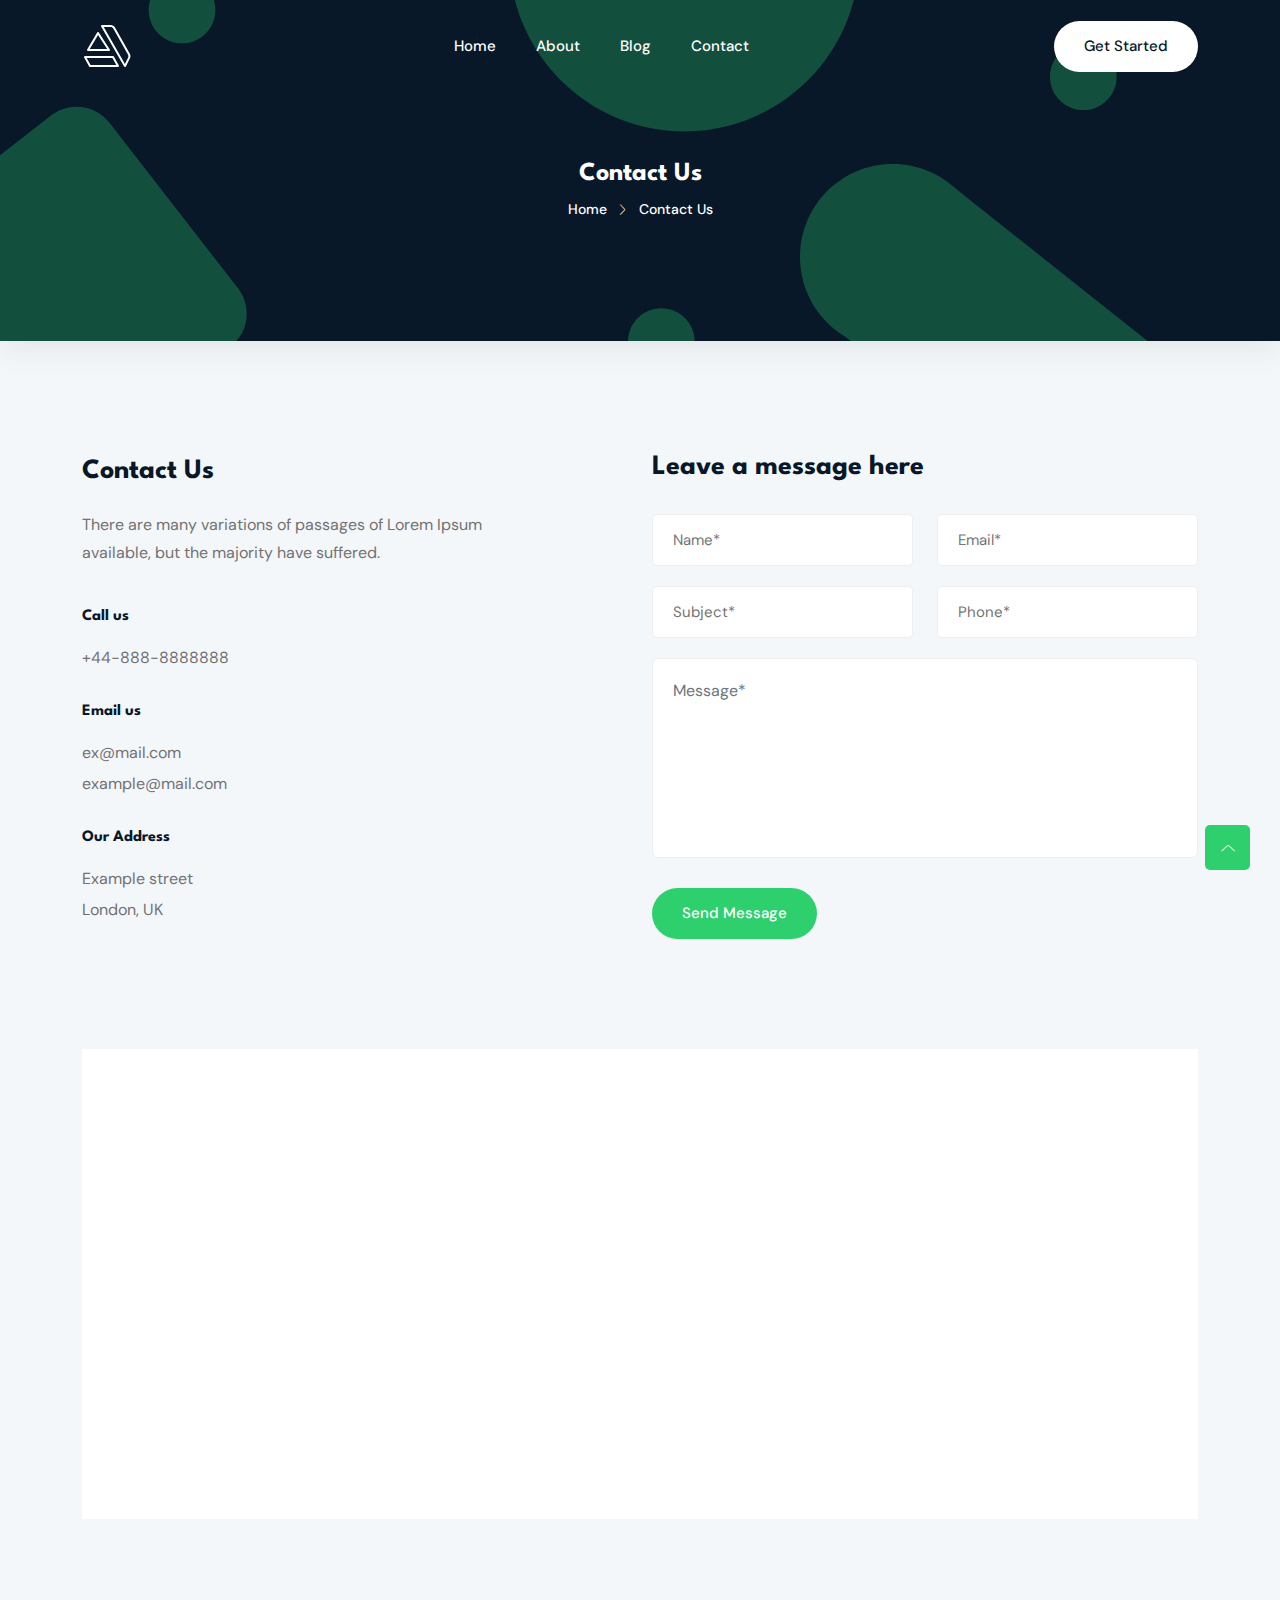
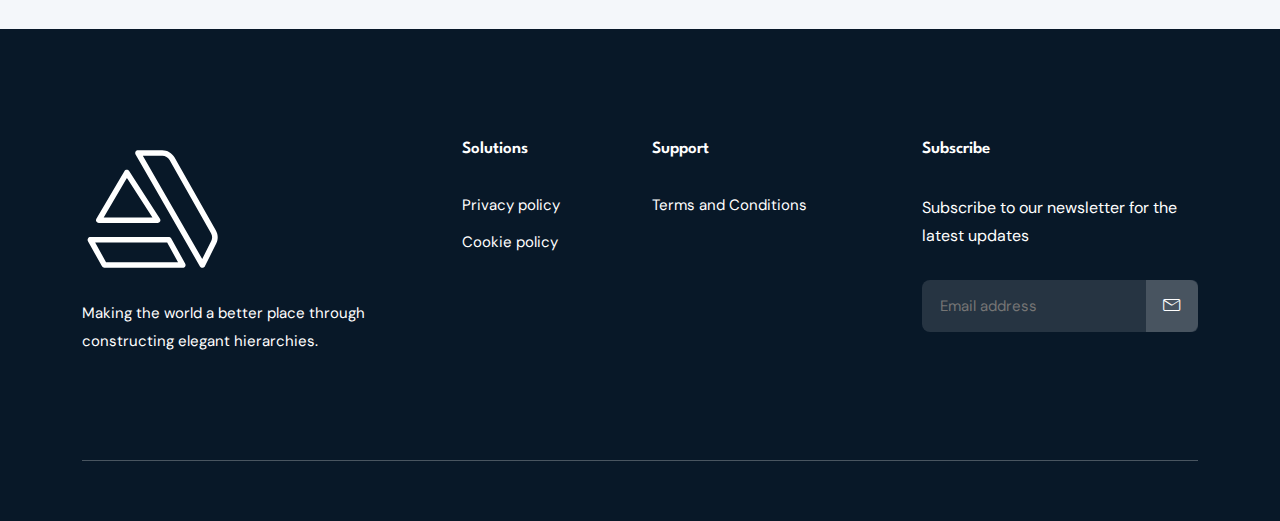
<file: contact.html>
<!DOCTYPE html>
<html class="no-js" lang="zxx">
  <head>
    <meta charset="utf-8" />
    <meta http-equiv="x-ua-compatible" content="ie=edge" />
    <title>Contact Us - TestLanding App Landing Page Template.</title>
    <meta name="description" content="" />
    <meta name="viewport" content="width=device-width, initial-scale=1" />
    <link
      rel="shortcut icon"
      type="image/x-icon"
      href="assets/images/favicon.svg"
    />

    <!-- ========================= CSS here ========================= -->
    <link rel="stylesheet" href="assets/css/bootstrap.min.css" />
    <link rel="stylesheet" href="assets/css/LineIcons.3.0.css" />
    <link rel="stylesheet" href="assets/css/animate.css" />
    <link rel="stylesheet" href="assets/css/tiny-slider.css" />
    <link rel="stylesheet" href="assets/css/glightbox.min.css" />
    <link rel="stylesheet" href="assets/css/main.css" />
  </head>

  <body>
    <!--[if lte IE 9]>
      <p class="browserupgrade">
        You are using an <strong>outdated</strong> browser. Please
        <a href="https://browsehappy.com/">upgrade your browser</a> to improve
        your experience and security.
      </p>
    <![endif]-->

    <!-- Preloader -->
    <div class="preloader">
      <div class="preloader-inner">
        <div class="preloader-icon">
          <span></span>
          <span></span>
        </div>
      </div>
    </div>
    <!-- /End Preloader -->

    <!-- Start Header Area -->
    <header class="header navbar-area">
      <div class="container">
        <div class="row align-items-center">
          <div class="col-lg-12">
            <div class="nav-inner">
              <!-- Start Navbar -->
              <nav class="navbar navbar-expand-lg">
                <a class="navbar-brand" href="index.html">
                  <img src="assets/images/logo/white-logo.svg" alt="Logo" />
                </a>
                <button
                  class="navbar-toggler mobile-menu-btn"
                  type="button"
                  data-bs-toggle="collapse"
                  data-bs-target="#navbarSupportedContent"
                  aria-controls="navbarSupportedContent"
                  aria-expanded="false"
                  aria-label="Toggle navigation"
                >
                  <span class="toggler-icon"></span>
                  <span class="toggler-icon"></span>
                  <span class="toggler-icon"></span>
                </button>
                <div
                  class="collapse navbar-collapse sub-menu-bar"
                  id="navbarSupportedContent"
                >
                  <ul id="nav" class="navbar-nav ms-auto">
                    <li class="nav-item">
                      <a href="index.html" aria-label="Toggle navigation"
                        >Home</a
                      >
                    </li>
                    <li class="nav-item">
                      <a href="about-us.html" aria-label="Toggle navigation"
                        >About</a
                      >
                    </li>

                    <li class="nav-item">
                      <a
                        class="dd-menu collapsed"
                        href="javascript:void(0)"
                        data-bs-toggle="collapse"
                        data-bs-target="#submenu-1-2"
                        aria-controls="navbarSupportedContent"
                        aria-expanded="false"
                        aria-label="Toggle navigation"
                        >Blog</a
                      >
                      <ul class="sub-menu collapse" id="submenu-1-2">
                        <li class="nav-item">
                          <a href="blog-grid.html">Blog Grid</a>
                        </li>
                        <li class="nav-item">
                          <a href="blog-single.html">Blog Single</a>
                        </li>
                      </ul>
                    </li>
                    <li class="nav-item">
                      <a
                        href="contact.html"
                        class="active"
                        aria-label="Toggle navigation"
                        >Contact</a
                      >
                    </li>
                  </ul>
                </div>
                <!-- navbar collapse -->
                <div class="button">
                  <a href="" class="btn">Get started</a>
                </div>
              </nav>
              <!-- End Navbar -->
            </div>
          </div>
        </div>
        <!-- row -->
      </div>
      <!-- container -->
    </header>
    <!-- End Header Area -->

    <!-- Start Breadcrumbs -->
    <div class="breadcrumbs">
      <div class="container">
        <div class="row align-items-center">
          <div class="col-lg-6 offset-lg-3 col-md-12 col-12">
            <div class="breadcrumbs-content">
              <h1 class="page-title">Contact Us</h1>
              <ul class="breadcrumb-nav">
                <li><a href="index.html">Home</a></li>
                <li>Contact Us</li>
              </ul>
            </div>
          </div>
        </div>
      </div>
    </div>
    <!-- End Breadcrumbs -->

    <!-- Start Contact Area -->
    <div class="contact-us section">
      <div class="container">
        <div class="row">
          <div class="col-lg-6 col-12">
            <div class="contact-widget-wrapper">
              <div class="main-title">
                <h2>Contact Us</h2>
                <p>
                  There are many variations of passages of Lorem Ipsum
                  available, but the majority have suffered.
                </p>
              </div>
              <div class="contact-widget-block">
                <h3 class="title">Call us</h3>
                <p>+44-888-8888888</p>
              </div>
              <div class="contact-widget-block">
                <h3 class="title">Email us</h3>
                <p>ex@mail.com</p>
                <p>example@mail.com</p>
              </div>
              <div class="contact-widget-block">
                <h3 class="title">Our Address</h3>
                <p>Example street</p>
                <p>London, UK</p>
              </div>
            </div>
          </div>
          <div class="col-lg-6 col-12">
            <div class="contact-form">
              <h3 class="form-title">Leave a message here</h3>
              <form class="form" method="post" action="">
                <div class="row">
                  <div class="col-lg-6 col-md-6 col-12">
                    <div class="form-group">
                      <input
                        name="name"
                        type="text"
                        placeholder="Name*"
                        required="required"
                      />
                    </div>
                  </div>
                  <div class="col-lg-6 col-md-6 col-12">
                    <div class="form-group">
                      <input
                        name="email"
                        type="email"
                        placeholder="Email*"
                        required="required"
                      />
                    </div>
                  </div>
                  <div class="col-lg-6 col-md-6 col-12">
                    <div class="form-group">
                      <input
                        name="subject"
                        type="text"
                        placeholder="Subject*"
                        required="required"
                      />
                    </div>
                  </div>
                  <div class="col-lg-6 col-md-6 col-12">
                    <div class="form-group">
                      <input
                        name="phone"
                        type="text"
                        placeholder="Phone*"
                        required="required"
                      />
                    </div>
                  </div>
                  <div class="col-12">
                    <div class="form-group">
                      <textarea
                        placeholder="Message*"
                        name="message"
                        id="message-area"
                        class="form-control"
                      ></textarea>
                    </div>
                  </div>
                  <div class="col-12">
                    <div class="button">
                      <button type="submit" class="btn">
                        <a style="color: white" href="./thank-you.html"
                          >Send Message</a
                        >
                      </button>
                    </div>
                  </div>
                </div>
              </form>
            </div>
          </div>
        </div>
      </div>
    </div>
    <!-- End Contact Area -->

    <!-- Start Google-map Area -->
    <div class="map-section">
      <div class="container">
        <div class="row">
          <div class="col-12">
            <div class="mapouter">
              <div class="gmap_canvas">
                <iframe
                  width="100%"
                  height="500"
                  id="gmap_canvas"
                  src="https://www.google.com/maps/embed?origin=mfe&pb=!1m3!2m1!1sLondon!6i13"
                  frameborder="0"
                  scrolling="no"
                  marginheight="0"
                  marginwidth="0"
                ></iframe>
              </div>
            </div>
          </div>
        </div>
      </div>
    </div>
    <!-- End Google-map Area -->

    <!-- Start Footer Area -->
    <footer class="footer section">
      <!-- Start Footer Top -->
      <div class="footer-top">
        <div class="container">
          <div class="inner-content">
            <div class="row">
              <div class="col-lg-4 col-md-6 col-12">
                <!-- Single Widget -->
                <div class="single-footer f-about">
                  <div class="logo">
                    <a href="index.html">
                      <img src="assets/images/logo/white-logo.svg" alt="#" />
                    </a>
                  </div>
                  <p>
                    Making the world a better place through constructing elegant
                    hierarchies.
                  </p>
                </div>
                <!-- End Single Widget -->
              </div>
              <div class="col-lg-2 col-md-6 col-12">
                <!-- Single Widget -->
                <div class="single-footer f-link">
                  <h3>Solutions</h3>
                  <ul>
                    <li><a href="./privacy-policy.html">Privacy policy</a></li>
                    <li><a href="./cookie-policy.html">Cookie policy</a></li>
                  </ul>
                </div>
                <!-- End Single Widget -->
              </div>
              <div class="col-lg-2 col-md-6 col-12">
                <!-- Single Widget -->
                <div class="single-footer f-link">
                  <h3>Support</h3>
                  <ul>
                    <li><a href="./terms.html">Terms and Conditions</a></li>
                  </ul>
                </div>
                <!-- End Single Widget -->
              </div>
              <div class="col-lg-4 col-md-6 col-12">
                <!-- Single Widget -->
                <div class="single-footer newsletter">
                  <h3>Subscribe</h3>
                  <p>Subscribe to our newsletter for the latest updates</p>
                  <form
                    action="#"
                    method="get"
                    target="_blank"
                    class="newsletter-form"
                  >
                    <input
                      name="EMAIL"
                      placeholder="Email address"
                      required="required"
                      type="email"
                    />
                    <div class="button">
                      <button class="sub-btn">
                        <i class="lni lni-envelope"></i>
                      </button>
                    </div>
                  </form>
                </div>
                <!-- End Single Widget -->
              </div>
            </div>
          </div>
        </div>
      </div>
      <!--/ End Footer Top -->
      <!-- Start Copyright Area -->
      <div class="copyright-area">
        <div class="container">
          <div class="inner-content">
            <div class="row"></div>
          </div>
        </div>
      </div>
      <!-- End Copyright Area -->
    </footer>
    <!--/ End Footer Area -->

    <!-- ========================= scroll-top ========================= -->
    <a href="#" class="scroll-top">
      <i class="lni lni-chevron-up"></i>
    </a>

    <!-- ========================= JS here ========================= -->

    <script src="assets/js/bootstrap.min.js"></script>

    <script src="assets/js/main.js"></script>
  </body>
</html>
</file>
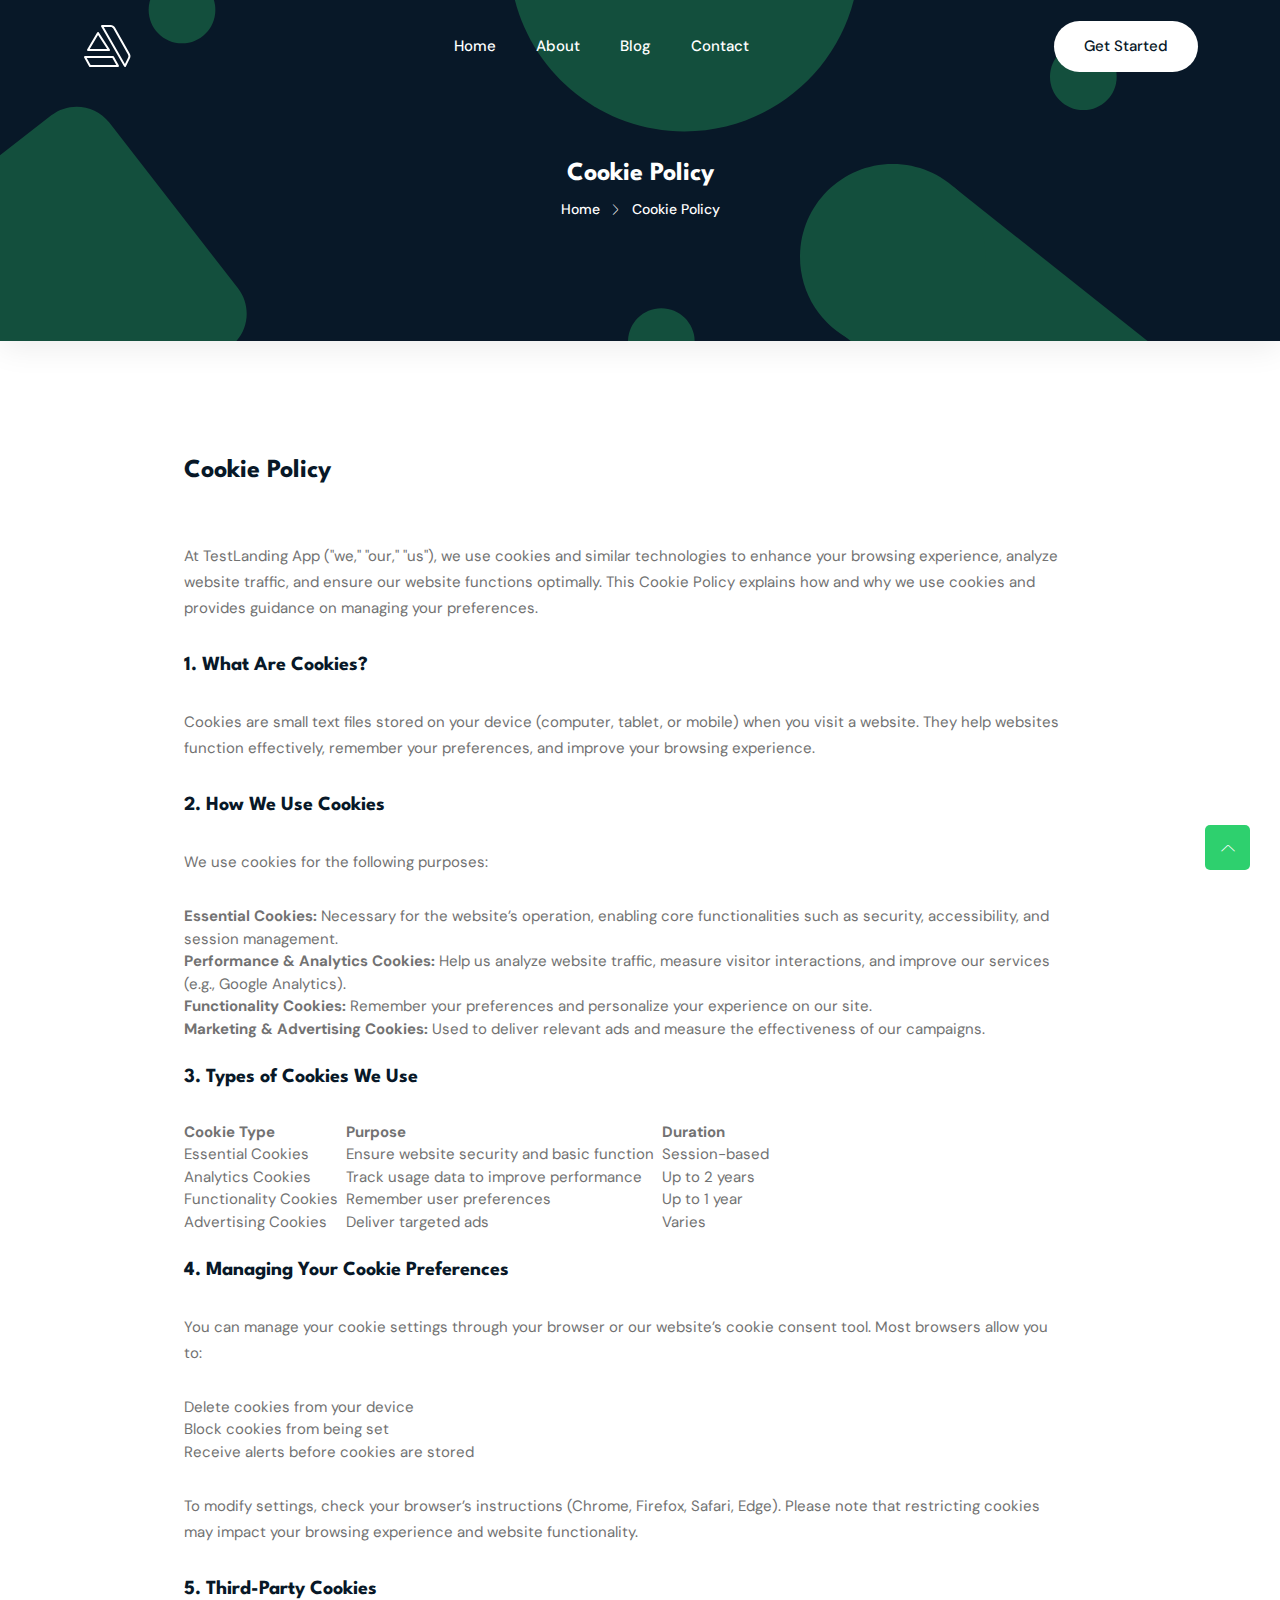
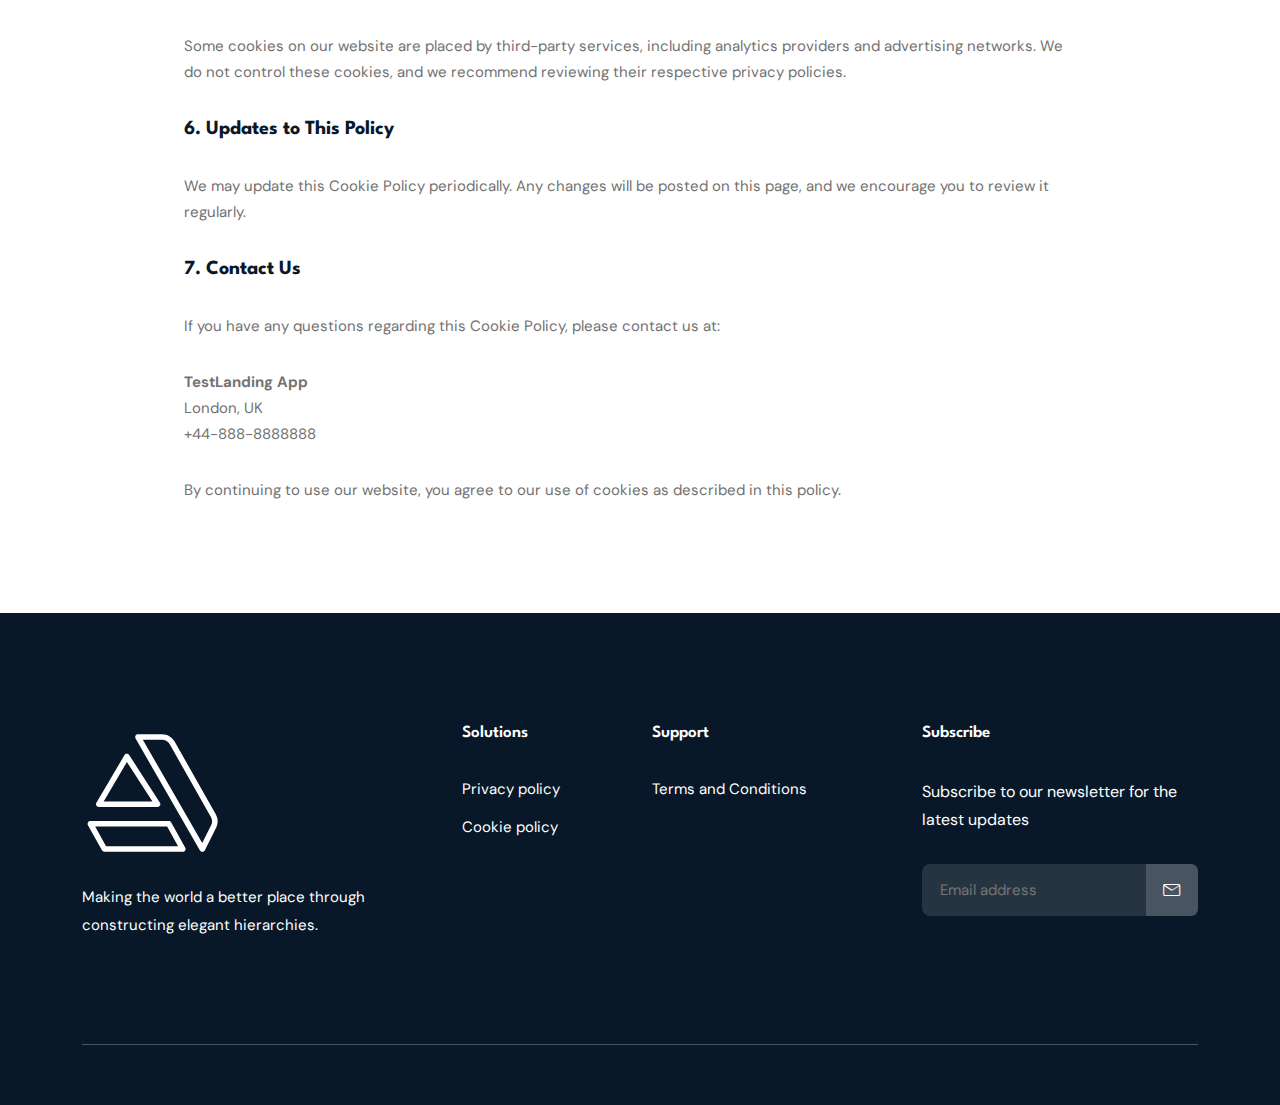
<file: cookie-policy.html>
<!DOCTYPE html>
<html class="no-js" lang="zxx">
  <head>
    <meta charset="utf-8" />
    <meta http-equiv="x-ua-compatible" content="ie=edge" />
    <title>Contact Us - TestLanding App Landing Page Template.</title>
    <meta name="description" content="" />
    <meta name="viewport" content="width=device-width, initial-scale=1" />
    <link
      rel="shortcut icon"
      type="image/x-icon"
      href="assets/images/favicon.svg"
    />

    <!-- ========================= CSS here ========================= -->
    <link rel="stylesheet" href="assets/css/bootstrap.min.css" />
    <link rel="stylesheet" href="assets/css/LineIcons.3.0.css" />
    <link rel="stylesheet" href="assets/css/animate.css" />
    <link rel="stylesheet" href="assets/css/tiny-slider.css" />
    <link rel="stylesheet" href="assets/css/glightbox.min.css" />
    <link rel="stylesheet" href="assets/css/main.css" />
  </head>

  <body>
    <!--[if lte IE 9]>
      <p class="browserupgrade">
        You are using an <strong>outdated</strong> browser. Please
        <a href="https://browsehappy.com/">upgrade your browser</a> to improve
        your experience and security.
      </p>
    <![endif]-->

    <!-- Preloader -->
    <div class="preloader">
      <div class="preloader-inner">
        <div class="preloader-icon">
          <span></span>
          <span></span>
        </div>
      </div>
    </div>
    <!-- /End Preloader -->

    <!-- Start Header Area -->
    <header class="header navbar-area">
      <div class="container">
        <div class="row align-items-center">
          <div class="col-lg-12">
            <div class="nav-inner">
              <!-- Start Navbar -->
              <nav class="navbar navbar-expand-lg">
                <a class="navbar-brand" href="index.html">
                  <img src="assets/images/logo/white-logo.svg" alt="Logo" />
                </a>
                <button
                  class="navbar-toggler mobile-menu-btn"
                  type="button"
                  data-bs-toggle="collapse"
                  data-bs-target="#navbarSupportedContent"
                  aria-controls="navbarSupportedContent"
                  aria-expanded="false"
                  aria-label="Toggle navigation"
                >
                  <span class="toggler-icon"></span>
                  <span class="toggler-icon"></span>
                  <span class="toggler-icon"></span>
                </button>
                <div
                  class="collapse navbar-collapse sub-menu-bar"
                  id="navbarSupportedContent"
                >
                  <ul id="nav" class="navbar-nav ms-auto">
                    <li class="nav-item">
                      <a href="index.html" aria-label="Toggle navigation"
                        >Home</a
                      >
                    </li>
                    <li class="nav-item">
                      <a href="about-us.html" aria-label="Toggle navigation"
                        >About</a
                      >
                    </li>

                    <li class="nav-item">
                      <a
                        class="dd-menu collapsed"
                        href="javascript:void(0)"
                        data-bs-toggle="collapse"
                        data-bs-target="#submenu-1-2"
                        aria-controls="navbarSupportedContent"
                        aria-expanded="false"
                        aria-label="Toggle navigation"
                        >Blog</a
                      >
                      <ul class="sub-menu collapse" id="submenu-1-2">
                        <li class="nav-item">
                          <a href="blog-grid.html">Blog Grid</a>
                        </li>
                        <li class="nav-item">
                          <a href="blog-single.html">Blog Single</a>
                        </li>
                      </ul>
                    </li>
                    <li class="nav-item">
                      <a
                        href="contact.html"
                        class="active"
                        aria-label="Toggle navigation"
                        >Contact</a
                      >
                    </li>
                  </ul>
                </div>
                <!-- navbar collapse -->
                <div class="button">
                  <a href="" class="btn">Get started</a>
                </div>
              </nav>
              <!-- End Navbar -->
            </div>
          </div>
        </div>
        <!-- row -->
      </div>
      <!-- container -->
    </header>
    <!-- End Header Area -->
    <!-- Start Breadcrumbs -->
    <div class="breadcrumbs">
      <div class="container">
        <div class="row align-items-center">
          <div class="col-lg-6 offset-lg-3 col-md-12 col-12">
            <div class="breadcrumbs-content">
              <h1 class="page-title">Cookie Policy</h1>
              <ul class="breadcrumb-nav">
                <li><a href="index.html">Home</a></li>
                <li>Cookie Policy</li>
              </ul>
            </div>
          </div>
        </div>
      </div>
    </div>
    <!-- End Breadcrumbs -->

    <section class="section blog-single">
      <div class="container">
        <div class="row">
          <div style="padding-left: 10%; padding-right: 10%">
            <div class="single-inner">
              <div class="post-details">
                <div class="main-content-head">
                  <div class="meta-information">
                    <h2 class="post-title">Cookie Policy</h2>
                  </div>
                  <div class="detail-inner">
                    <br />

                    <p>
                      At TestLanding App ("we," "our," "us"), we use cookies and
                      similar technologies to enhance your browsing experience,
                      analyze website traffic, and ensure our website functions
                      optimally. This Cookie Policy explains how and why we use
                      cookies and provides guidance on managing your
                      preferences.
                    </p>

                    <h3>1. What Are Cookies?</h3>
                    <p>
                      Cookies are small text files stored on your device
                      (computer, tablet, or mobile) when you visit a website.
                      They help websites function effectively, remember your
                      preferences, and improve your browsing experience.
                    </p>

                    <h3>2. How We Use Cookies</h3>
                    <p>We use cookies for the following purposes:</p>
                    <ul>
                      <li>
                        <strong>Essential Cookies:</strong> Necessary for the
                        website’s operation, enabling core functionalities such
                        as security, accessibility, and session management.
                      </li>
                      <li>
                        <strong>Performance & Analytics Cookies:</strong> Help
                        us analyze website traffic, measure visitor
                        interactions, and improve our services (e.g., Google
                        Analytics).
                      </li>
                      <li>
                        <strong>Functionality Cookies:</strong> Remember your
                        preferences and personalize your experience on our site.
                      </li>
                      <li>
                        <strong>Marketing & Advertising Cookies:</strong> Used
                        to deliver relevant ads and measure the effectiveness of
                        our campaigns.
                      </li>
                    </ul>
<br>
                    <h3>3. Types of Cookies We Use</h3>
                    <table>
                      <tr>
                        <th>Cookie Type</th>
                        <th>Purpose</th>
                        <th>Duration</th>
                      </tr>
                      
                      <tr>
                        <td>Essential Cookies</td>
                        <td>Ensure website security and basic function&nbsp;&nbsp;</td>
                        <td>Session-based</td>
                      </tr>
                      <tr>
                        <td>Analytics Cookies</td>
                        <td>Track usage data to improve performance</td>
                        <td>Up to 2 years</td>
                      </tr>
                      <tr>
                        <td>Functionality Cookies&nbsp;&nbsp;</td>
                        <td>Remember user preferences</td>
                        <td>Up to 1 year</td>
                      </tr>
                      <tr>
                        <td>Advertising Cookies</td>
                        <td>Deliver targeted ads</td>
                        <td>Varies</td>
                      </tr>
                    </table>
<br>
                    <h3>4. Managing Your Cookie Preferences</h3>
                    <p>
                      You can manage your cookie settings through your browser
                      or our website’s cookie consent tool. Most browsers allow
                      you to:
                    </p>
                    <ul>
                      <li>Delete cookies from your device</li>
                      <li>Block cookies from being set</li>
                      <li>Receive alerts before cookies are stored</li>
                    </ul>
                    <p>
                      To modify settings, check your browser’s instructions
                      (Chrome, Firefox, Safari, Edge). Please note that
                      restricting cookies may impact your browsing experience
                      and website functionality.
                    </p>

                    <h3>5. Third-Party Cookies</h3>
                    <p>
                      Some cookies on our website are placed by third-party
                      services, including analytics providers and advertising
                      networks. We do not control these cookies, and we
                      recommend reviewing their respective privacy policies.
                    </p>

                    <h3>6. Updates to This Policy</h3>
                    <p>
                      We may update this Cookie Policy periodically. Any changes
                      will be posted on this page, and we encourage you to
                      review it regularly.
                    </p>

                    <h3>7. Contact Us</h3>
                    <p>
                      If you have any questions regarding this Cookie Policy,
                      please contact us at:
                    </p>
                    <p>
                      <strong>TestLanding App</strong><br />

                      London, UK<br />+44-888-8888888
                    </p>

                    <p>
                      By continuing to use our website, you agree to our use of
                      cookies as described in this policy.
                    </p>
                  </div>
                </div>
              </div>
            </div>
          </div>
        </div>
      </div>
    </section>

    <!-- Start Footer Area -->
    <footer class="footer section">
      <!-- Start Footer Top -->
      <div class="footer-top">
        <div class="container">
          <div class="inner-content">
            <div class="row">
              <div class="col-lg-4 col-md-6 col-12">
                <!-- Single Widget -->
                <div class="single-footer f-about">
                  <div class="logo">
                    <a href="index.html">
                      <img src="assets/images/logo/white-logo.svg" alt="#" />
                    </a>
                  </div>
                  <p>
                    Making the world a better place through constructing elegant
                    hierarchies.
                  </p>
                </div>
                <!-- End Single Widget -->
              </div>
              <div class="col-lg-2 col-md-6 col-12">
                <!-- Single Widget -->
                <div class="single-footer f-link">
                  <h3>Solutions</h3>
                  <ul>
                    <li><a href="./privacy-policy.html">Privacy policy</a></li>
                    <li><a href="./cookie-policy.html">Cookie policy</a></li>
                  </ul>
                </div>
                <!-- End Single Widget -->
              </div>
              <div class="col-lg-2 col-md-6 col-12">
                <!-- Single Widget -->
                <div class="single-footer f-link">
                  <h3>Support</h3>
                  <ul>
                    <li><a href="./terms.html">Terms and Conditions</a></li>
                  </ul>
                </div>
                <!-- End Single Widget -->
              </div>
              <div class="col-lg-4 col-md-6 col-12">
                <!-- Single Widget -->
                <div class="single-footer newsletter">
                  <h3>Subscribe</h3>
                  <p>Subscribe to our newsletter for the latest updates</p>
                  <form
                    action="#"
                    method="get"
                    target="_blank"
                    class="newsletter-form"
                  >
                    <input
                      name="EMAIL"
                      placeholder="Email address"
                      required="required"
                      type="email"
                    />
                    <div class="button">
                      <button class="sub-btn">
                        <i class="lni lni-envelope"></i>
                      </button>
                    </div>
                  </form>
                </div>
                <!-- End Single Widget -->
              </div>
            </div>
          </div>
        </div>
      </div>
      <!--/ End Footer Top -->
      <!-- Start Copyright Area -->
      <div class="copyright-area">
        <div class="container">
          <div class="inner-content">
            <div class="row"></div>
          </div>
        </div>
      </div>
      <!-- End Copyright Area -->
    </footer>
    <!--/ End Footer Area -->

    <!-- ========================= scroll-top ========================= -->
    <a href="#" class="scroll-top">
      <i class="lni lni-chevron-up"></i>
    </a>

    <!-- ========================= JS here ========================= -->

    <script src="assets/js/bootstrap.min.js"></script>

    <script src="assets/js/main.js"></script>
  </body>
</html>
</file>
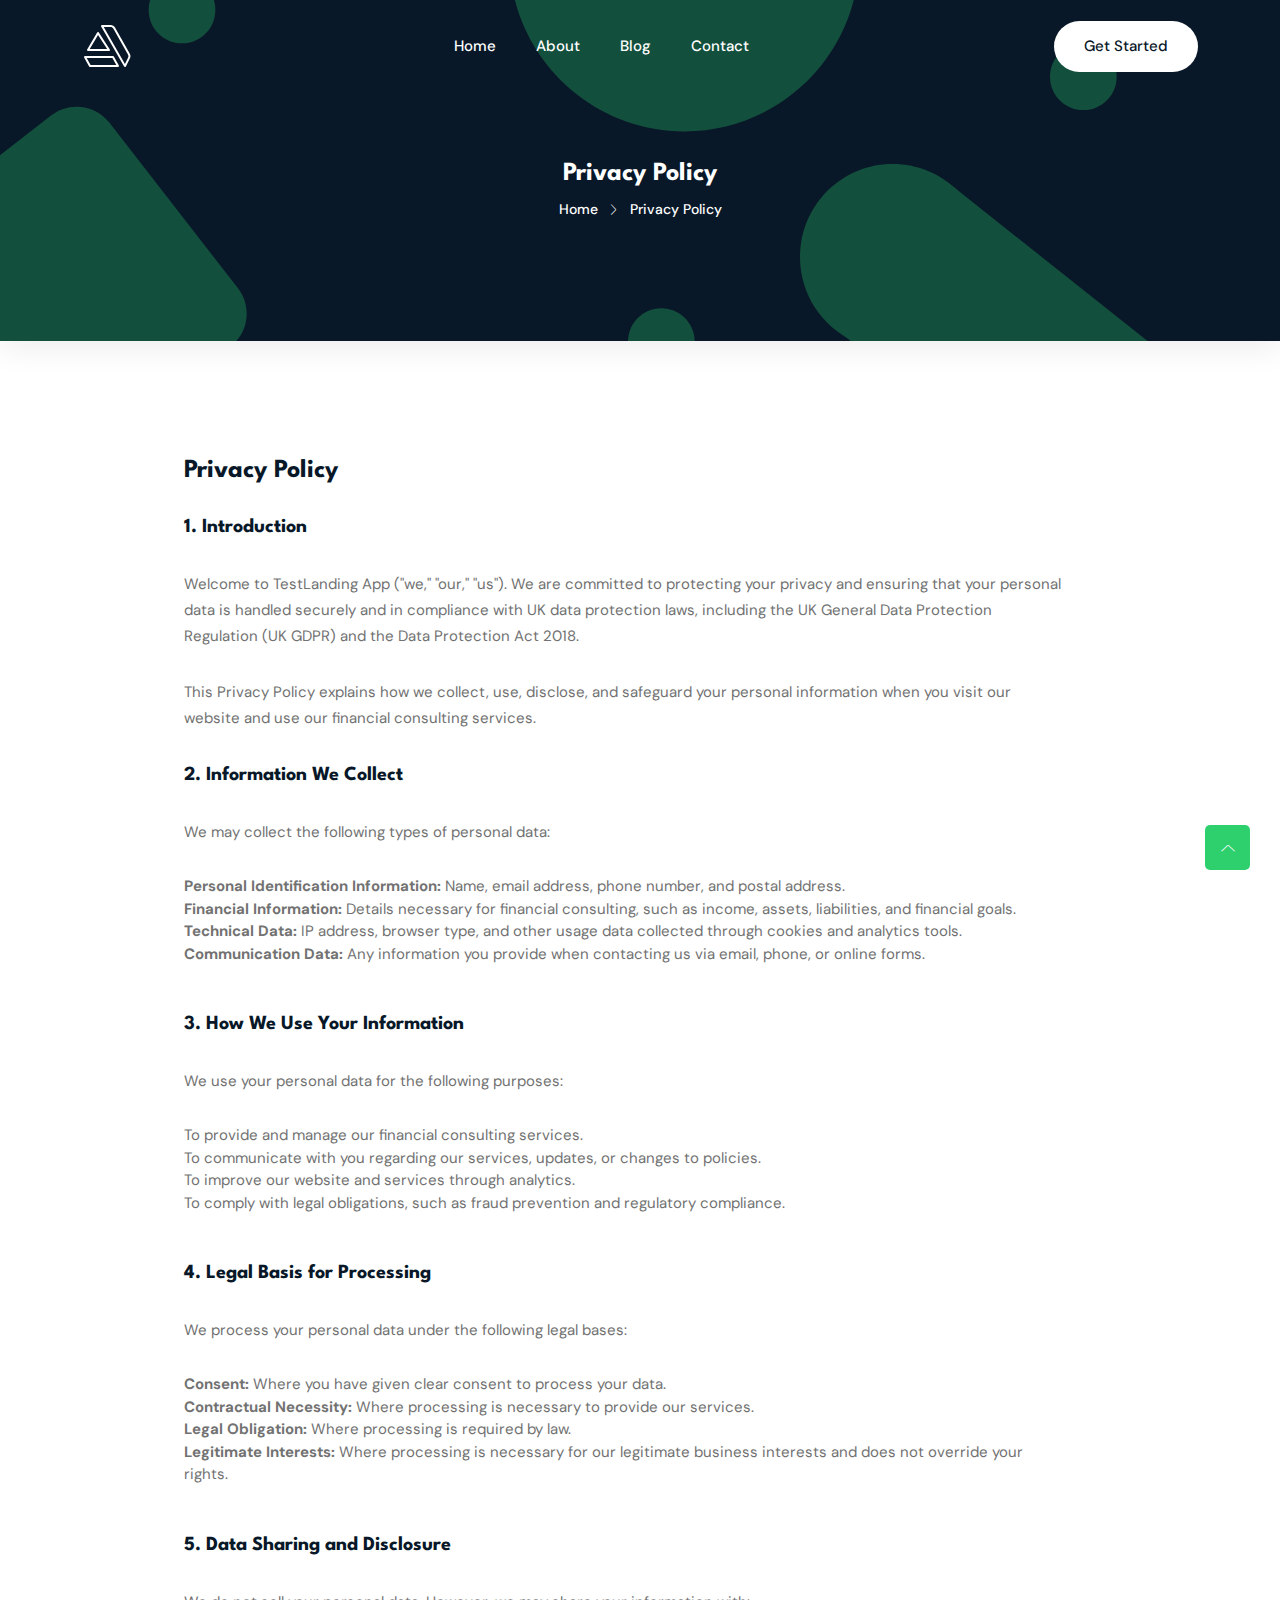
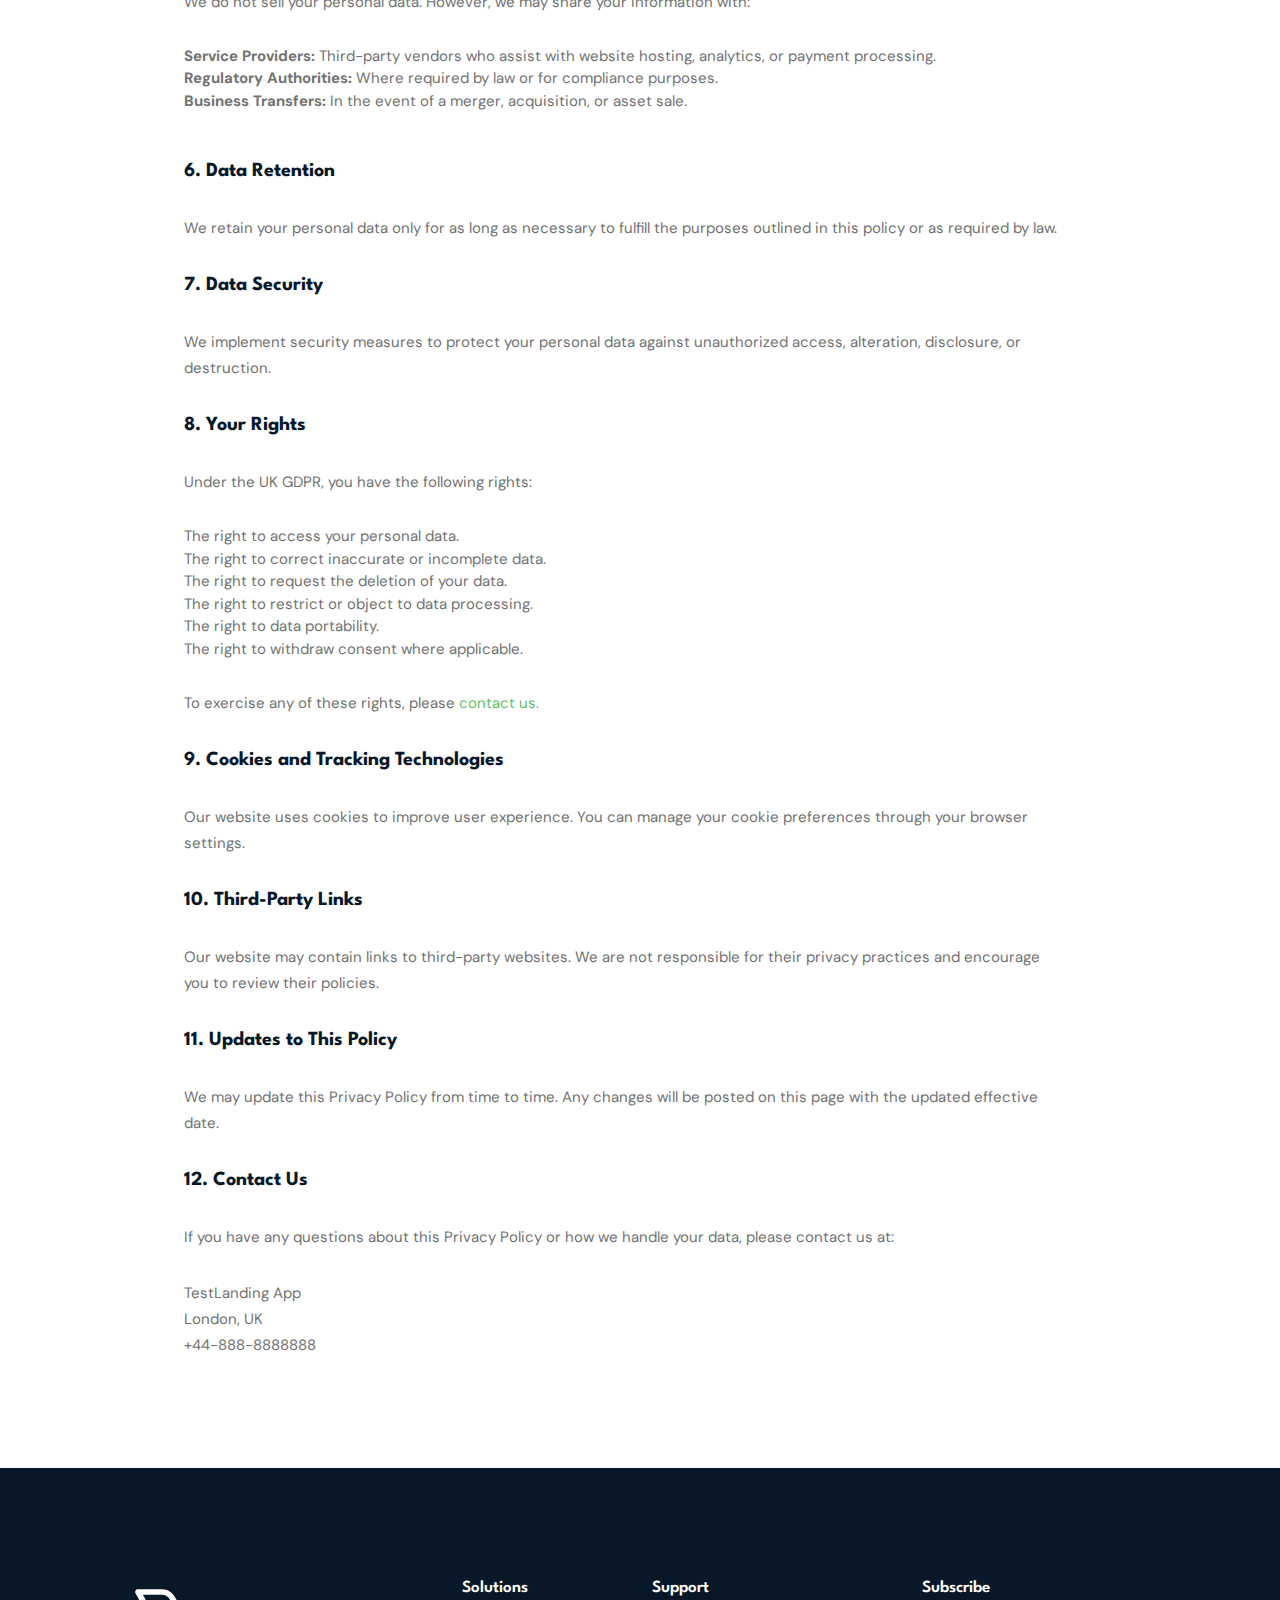
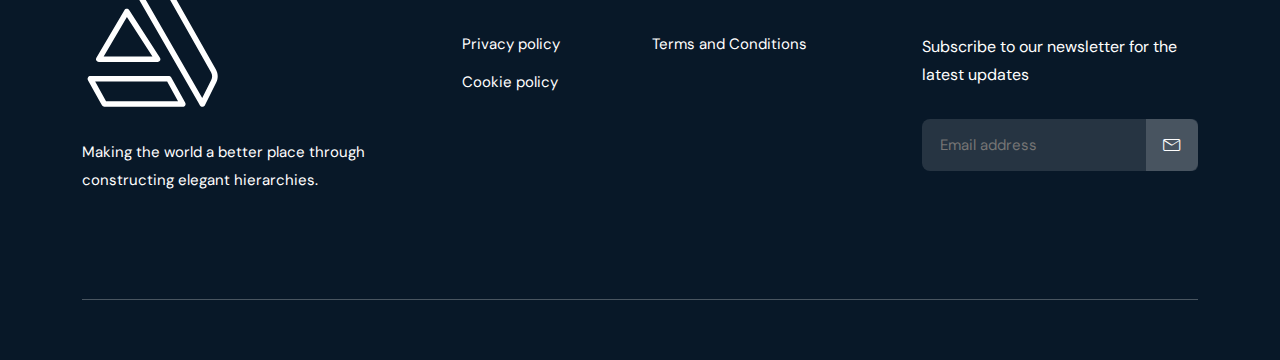
<file: privacy-policy.html>
<!DOCTYPE html>
<html class="no-js" lang="zxx">
  <head>
    <meta charset="utf-8" />
    <meta http-equiv="x-ua-compatible" content="ie=edge" />
    <title>Contact Us - TestLanding App Landing Page Template.</title>
    <meta name="description" content="" />
    <meta name="viewport" content="width=device-width, initial-scale=1" />
    <link
      rel="shortcut icon"
      type="image/x-icon"
      href="assets/images/favicon.svg"
    />

    <!-- ========================= CSS here ========================= -->
    <link rel="stylesheet" href="assets/css/bootstrap.min.css" />
    <link rel="stylesheet" href="assets/css/LineIcons.3.0.css" />
    <link rel="stylesheet" href="assets/css/animate.css" />
    <link rel="stylesheet" href="assets/css/tiny-slider.css" />
    <link rel="stylesheet" href="assets/css/glightbox.min.css" />
    <link rel="stylesheet" href="assets/css/main.css" />
  </head>

  <body>
    <!--[if lte IE 9]>
      <p class="browserupgrade">
        You are using an <strong>outdated</strong> browser. Please
        <a href="https://browsehappy.com/">upgrade your browser</a> to improve
        your experience and security.
      </p>
    <![endif]-->

    <!-- Preloader -->
    <div class="preloader">
      <div class="preloader-inner">
        <div class="preloader-icon">
          <span></span>
          <span></span>
        </div>
      </div>
    </div>
    <!-- /End Preloader -->

    <!-- Start Header Area -->
    <header class="header navbar-area">
      <div class="container">
        <div class="row align-items-center">
          <div class="col-lg-12">
            <div class="nav-inner">
              <!-- Start Navbar -->
              <nav class="navbar navbar-expand-lg">
                <a class="navbar-brand" href="index.html">
                  <img src="assets/images/logo/white-logo.svg" alt="Logo" />
                </a>
                <button
                  class="navbar-toggler mobile-menu-btn"
                  type="button"
                  data-bs-toggle="collapse"
                  data-bs-target="#navbarSupportedContent"
                  aria-controls="navbarSupportedContent"
                  aria-expanded="false"
                  aria-label="Toggle navigation"
                >
                  <span class="toggler-icon"></span>
                  <span class="toggler-icon"></span>
                  <span class="toggler-icon"></span>
                </button>
                <div
                  class="collapse navbar-collapse sub-menu-bar"
                  id="navbarSupportedContent"
                >
                  <ul id="nav" class="navbar-nav ms-auto">
                    <li class="nav-item">
                      <a href="index.html" aria-label="Toggle navigation"
                        >Home</a
                      >
                    </li>
                    <li class="nav-item">
                      <a href="about-us.html" aria-label="Toggle navigation"
                        >About</a
                      >
                    </li>

                    <li class="nav-item">
                      <a
                        class="dd-menu collapsed"
                        href="javascript:void(0)"
                        data-bs-toggle="collapse"
                        data-bs-target="#submenu-1-2"
                        aria-controls="navbarSupportedContent"
                        aria-expanded="false"
                        aria-label="Toggle navigation"
                        >Blog</a
                      >
                      <ul class="sub-menu collapse" id="submenu-1-2">
                        <li class="nav-item">
                          <a href="blog-grid.html">Blog Grid</a>
                        </li>
                        <li class="nav-item">
                          <a href="blog-single.html">Blog Single</a>
                        </li>
                      </ul>
                    </li>
                    <li class="nav-item">
                      <a
                        href="contact.html"
                        class="active"
                        aria-label="Toggle navigation"
                        >Contact</a
                      >
                    </li>
                  </ul>
                </div>
                <!-- navbar collapse -->
                <div class="button">
                  <a href="" class="btn">Get started</a>
                </div>
              </nav>
              <!-- End Navbar -->
            </div>
          </div>
        </div>
        <!-- row -->
      </div>
      <!-- container -->
    </header>
    <!-- End Header Area -->
    <!-- Start Breadcrumbs -->
    <div class="breadcrumbs">
      <div class="container">
        <div class="row align-items-center">
          <div class="col-lg-6 offset-lg-3 col-md-12 col-12">
            <div class="breadcrumbs-content">
              <h1 class="page-title">Privacy Policy</h1>
              <ul class="breadcrumb-nav">
                <li><a href="index.html">Home</a></li>
                <li>Privacy Policy</li>
              </ul>
            </div>
          </div>
        </div>
      </div>
    </div>
    <!-- End Breadcrumbs -->

    <section class="section blog-single">
      <div class="container">
        <div class="row">
          <div style="padding-left: 10%; padding-right: 10%">
            <div class="single-inner">
              <div class="post-details">
                <div class="main-content-head">
                  <div class="meta-information">
                    <h2 class="post-title">Privacy Policy</h2>
                  </div>
                  <div class="detail-inner">
                    <br />

                    <h3>1. Introduction</h3>
                    <p>
                      Welcome to TestLanding App ("we," "our," "us"). We are
                      committed to protecting your privacy and ensuring that
                      your personal data is handled securely and in compliance
                      with UK data protection laws, including the UK General
                      Data Protection Regulation (UK GDPR) and the Data
                      Protection Act 2018.
                    </p>
                    <p>
                      This Privacy Policy explains how we collect, use,
                      disclose, and safeguard your personal information when you
                      visit our website and use our financial consulting
                      services.
                    </p>

                    <h3>2. Information We Collect</h3>
                    <p>We may collect the following types of personal data:</p>
                    <ul>
                      <li>
                        <strong>Personal Identification Information:</strong>
                        Name, email address, phone number, and postal address.
                      </li>
                      <li>
                        <strong>Financial Information:</strong> Details
                        necessary for financial consulting, such as income,
                        assets, liabilities, and financial goals.
                      </li>
                      <li>
                        <strong>Technical Data:</strong> IP address, browser
                        type, and other usage data collected through cookies and
                        analytics tools.
                      </li>
                      <li>
                        <strong>Communication Data:</strong> Any information you
                        provide when contacting us via email, phone, or online
                        forms.
                      </li>
                    </ul>
                    <br /><br />
                    <h3>3. How We Use Your Information</h3>
                    <p>We use your personal data for the following purposes:</p>
                    <ul>
                      <li>
                        To provide and manage our financial consulting services.
                      </li>
                      <li>
                        To communicate with you regarding our services, updates,
                        or changes to policies.
                      </li>
                      <li>
                        To improve our website and services through analytics.
                      </li>
                      <li>
                        To comply with legal obligations, such as fraud
                        prevention and regulatory compliance.
                      </li>
                    </ul>
                    <br /><br />
                    <h3>4. Legal Basis for Processing</h3>
                    <p>
                      We process your personal data under the following legal
                      bases:
                    </p>
                    <ul>
                      <li>
                        <strong>Consent:</strong> Where you have given clear
                        consent to process your data.
                      </li>
                      <li>
                        <strong>Contractual Necessity:</strong> Where processing
                        is necessary to provide our services.
                      </li>
                      <li>
                        <strong>Legal Obligation:</strong> Where processing is
                        required by law.
                      </li>
                      <li>
                        <strong>Legitimate Interests:</strong> Where processing
                        is necessary for our legitimate business interests and
                        does not override your rights.
                      </li>
                    </ul>
                    <br /><br />
                    <h3>5. Data Sharing and Disclosure</h3>
                    <p>
                      We do not sell your personal data. However, we may share
                      your information with:
                    </p>
                    <ul>
                      <li>
                        <strong>Service Providers:</strong> Third-party vendors
                        who assist with website hosting, analytics, or payment
                        processing.
                      </li>
                      <li>
                        <strong>Regulatory Authorities:</strong> Where required
                        by law or for compliance purposes.
                      </li>
                      <li>
                        <strong>Business Transfers:</strong> In the event of a
                        merger, acquisition, or asset sale.
                      </li>
                    </ul>
                    <br /><br />
                    <h3>6. Data Retention</h3>
                    <p>
                      We retain your personal data only for as long as necessary
                      to fulfill the purposes outlined in this policy or as
                      required by law.
                    </p>

                    <h3>7. Data Security</h3>
                    <p>
                      We implement security measures to protect your personal
                      data against unauthorized access, alteration, disclosure,
                      or destruction.
                    </p>

                    <h3>8. Your Rights</h3>
                    <p>Under the UK GDPR, you have the following rights:</p>
                    <ul>
                      <li>The right to access your personal data.</li>
                      <li>
                        The right to correct inaccurate or incomplete data.
                      </li>
                      <li>The right to request the deletion of your data.</li>
                      <li>
                        The right to restrict or object to data processing.
                      </li>
                      <li>The right to data portability.</li>
                      <li>The right to withdraw consent where applicable.</li>
                    </ul>
                    <p>
                      To exercise any of these rights, please
                      <a style="color: rgb(101, 193, 101)" href="./contact.html"
                        >contact us.</a
                      >
                    </p>

                    <h3>9. Cookies and Tracking Technologies</h3>
                    <p>
                      Our website uses cookies to improve user experience. You
                      can manage your cookie preferences through your browser
                      settings.
                    </p>

                    <h3>10. Third-Party Links</h3>
                    <p>
                      Our website may contain links to third-party websites. We
                      are not responsible for their privacy practices and
                      encourage you to review their policies.
                    </p>

                    <h3>11. Updates to This Policy</h3>
                    <p>
                      We may update this Privacy Policy from time to time. Any
                      changes will be posted on this page with the updated
                      effective date.
                    </p>

                    <h3>12. Contact Us</h3>
                    <p>
                      If you have any questions about this Privacy Policy or how
                      we handle your data, please contact us at:
                    </p>
                    <p>TestLanding App<br />London, UK<br />+44-888-8888888</p>
                  </div>
                </div>
              </div>
            </div>
          </div>
        </div>
      </div>
    </section>

    <!-- Start Footer Area -->
    <footer class="footer section">
      <!-- Start Footer Top -->
      <div class="footer-top">
        <div class="container">
          <div class="inner-content">
            <div class="row">
              <div class="col-lg-4 col-md-6 col-12">
                <!-- Single Widget -->
                <div class="single-footer f-about">
                  <div class="logo">
                    <a href="index.html">
                      <img src="assets/images/logo/white-logo.svg" alt="#" />
                    </a>
                  </div>
                  <p>
                    Making the world a better place through constructing elegant
                    hierarchies.
                  </p>
                </div>
                <!-- End Single Widget -->
              </div>
              <div class="col-lg-2 col-md-6 col-12">
                <!-- Single Widget -->
                <div class="single-footer f-link">
                  <h3>Solutions</h3>
                  <ul>
                    <li><a href="./privacy-policy.html">Privacy policy</a></li>
                    <li><a href="./cookie-policy.html">Cookie policy</a></li>
                  </ul>
                </div>
                <!-- End Single Widget -->
              </div>
              <div class="col-lg-2 col-md-6 col-12">
                <!-- Single Widget -->
                <div class="single-footer f-link">
                  <h3>Support</h3>
                  <ul>
                    <li><a href="./terms.html">Terms and Conditions</a></li>
                  </ul>
                </div>
                <!-- End Single Widget -->
              </div>
              <div class="col-lg-4 col-md-6 col-12">
                <!-- Single Widget -->
                <div class="single-footer newsletter">
                  <h3>Subscribe</h3>
                  <p>Subscribe to our newsletter for the latest updates</p>
                  <form
                    action="#"
                    method="get"
                    target="_blank"
                    class="newsletter-form"
                  >
                    <input
                      name="EMAIL"
                      placeholder="Email address"
                      required="required"
                      type="email"
                    />
                    <div class="button">
                      <button class="sub-btn">
                        <i class="lni lni-envelope"></i>
                      </button>
                    </div>
                  </form>
                </div>
                <!-- End Single Widget -->
              </div>
            </div>
          </div>
        </div>
      </div>
      <!--/ End Footer Top -->
      <!-- Start Copyright Area -->
      <div class="copyright-area">
        <div class="container">
          <div class="inner-content">
            <div class="row"></div>
          </div>
        </div>
      </div>
      <!-- End Copyright Area -->
    </footer>
    <!--/ End Footer Area -->

    <!-- ========================= scroll-top ========================= -->
    <a href="#" class="scroll-top">
      <i class="lni lni-chevron-up"></i>
    </a>

    <!-- ========================= JS here ========================= -->

    <script src="assets/js/bootstrap.min.js"></script>

    <script src="assets/js/main.js"></script>
  </body>
</html>
</file>
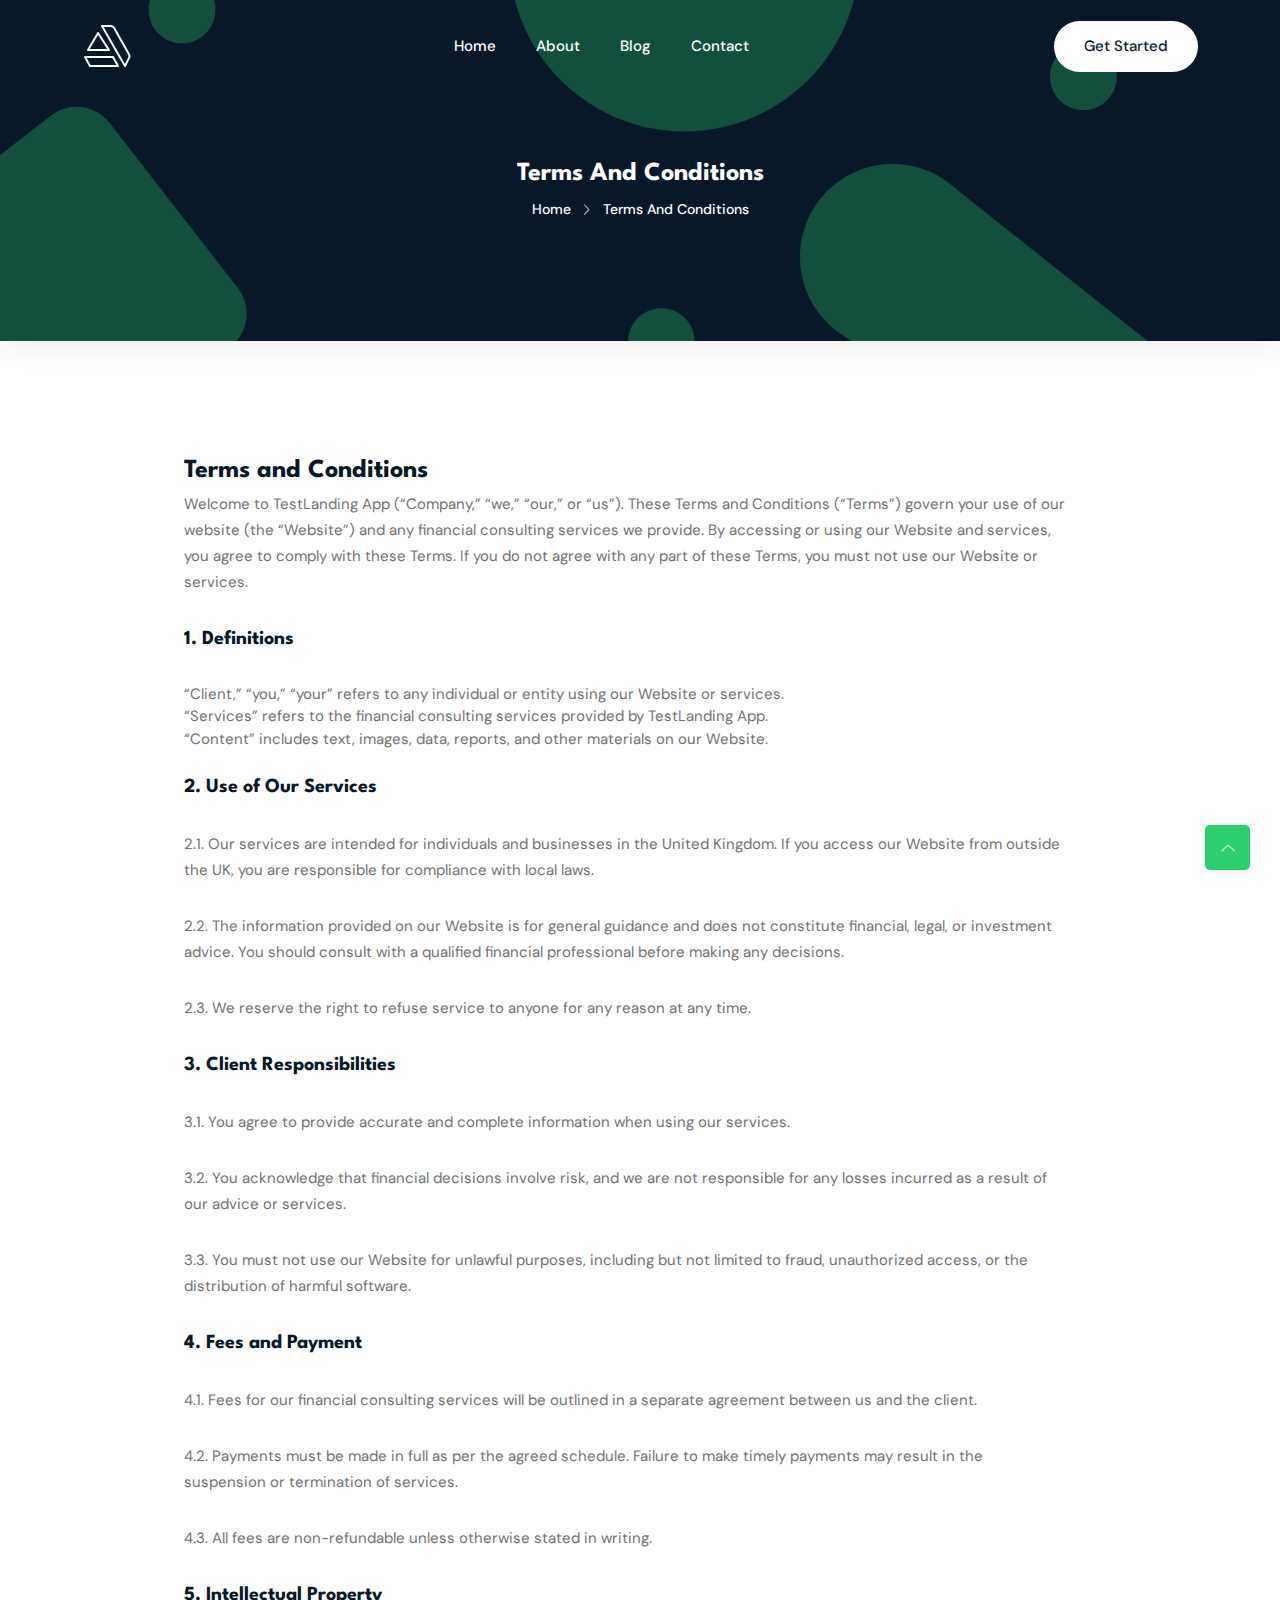
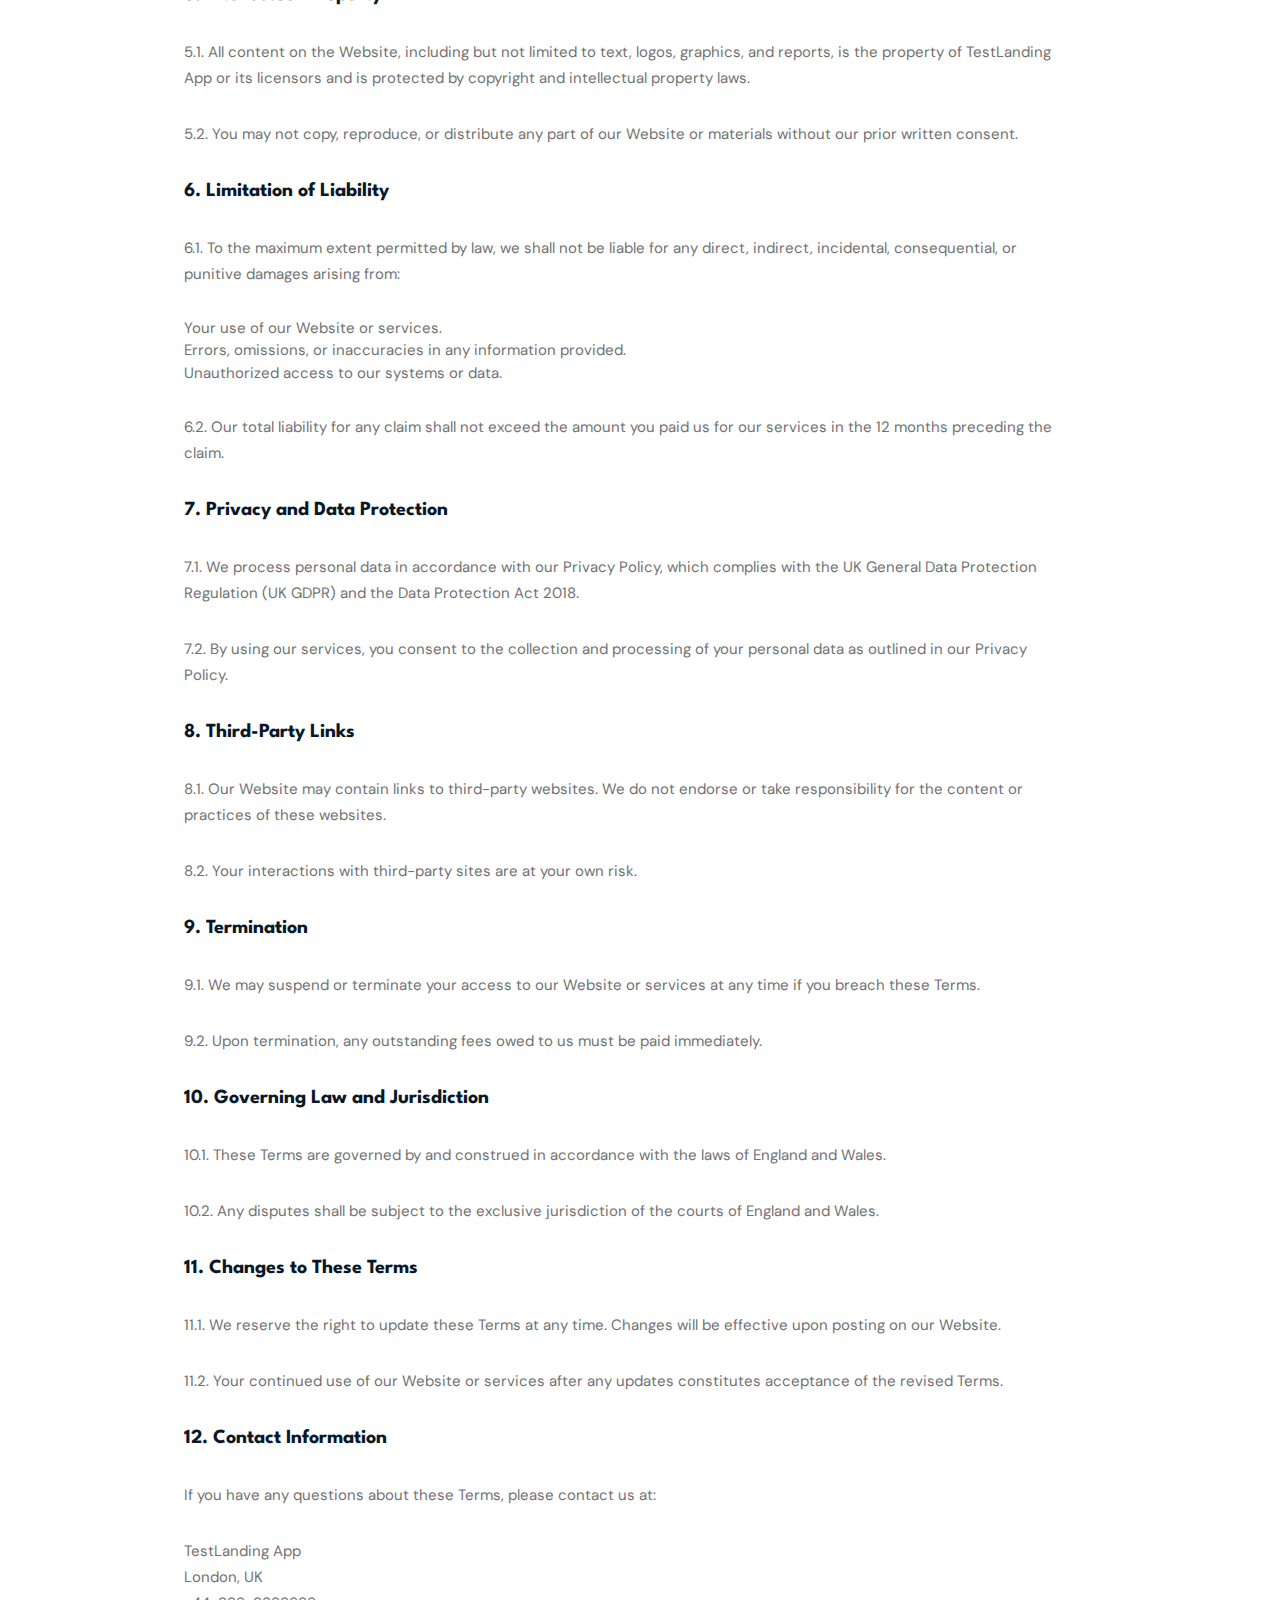
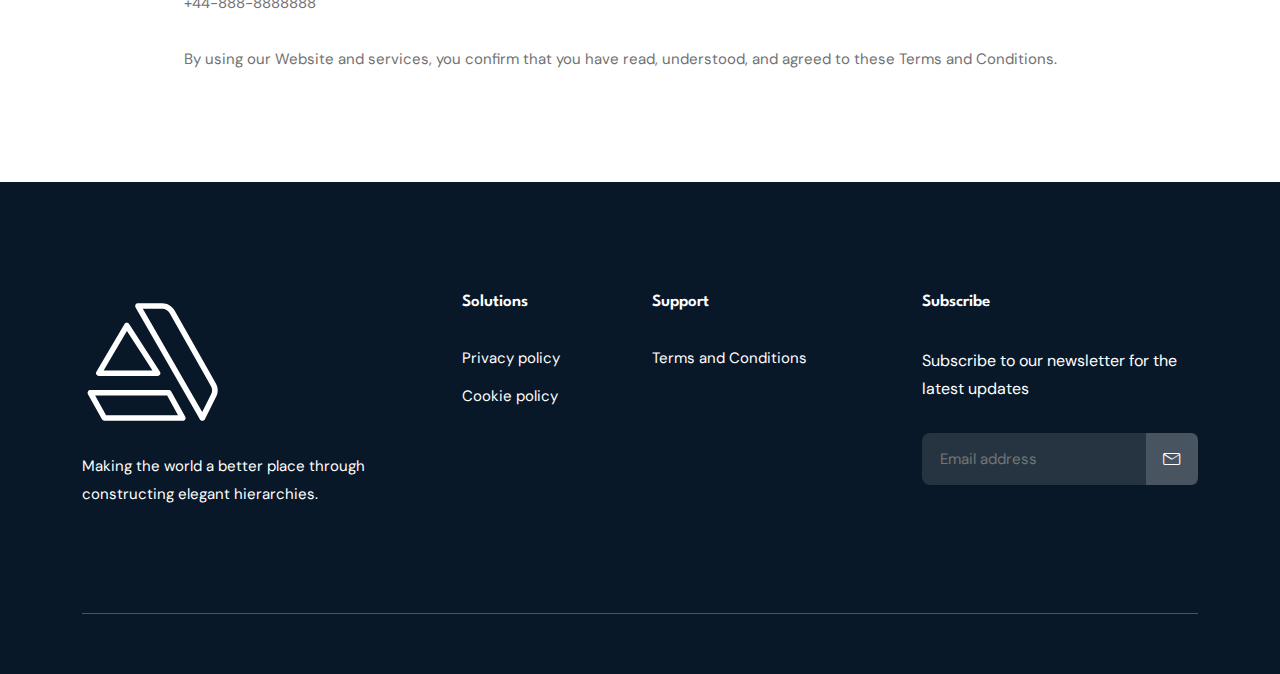
<file: terms.html>
<!DOCTYPE html>
<html class="no-js" lang="zxx">
  <head>
    <meta charset="utf-8" />
    <meta http-equiv="x-ua-compatible" content="ie=edge" />
    <title>Contact Us - TestLanding App Landing Page Template.</title>
    <meta name="description" content="" />
    <meta name="viewport" content="width=device-width, initial-scale=1" />
    <link
      rel="shortcut icon"
      type="image/x-icon"
      href="assets/images/favicon.svg"
    />

    <!-- ========================= CSS here ========================= -->
    <link rel="stylesheet" href="assets/css/bootstrap.min.css" />
    <link rel="stylesheet" href="assets/css/LineIcons.3.0.css" />
    <link rel="stylesheet" href="assets/css/animate.css" />
    <link rel="stylesheet" href="assets/css/tiny-slider.css" />
    <link rel="stylesheet" href="assets/css/glightbox.min.css" />
    <link rel="stylesheet" href="assets/css/main.css" />
  </head>

  <body>
    <!--[if lte IE 9]>
      <p class="browserupgrade">
        You are using an <strong>outdated</strong> browser. Please
        <a href="https://browsehappy.com/">upgrade your browser</a> to improve
        your experience and security.
      </p>
    <![endif]-->

    <!-- Preloader -->
    <div class="preloader">
      <div class="preloader-inner">
        <div class="preloader-icon">
          <span></span>
          <span></span>
        </div>
      </div>
    </div>
    <!-- /End Preloader -->

    <!-- Start Header Area -->
    <header class="header navbar-area">
      <div class="container">
        <div class="row align-items-center">
          <div class="col-lg-12">
            <div class="nav-inner">
              <!-- Start Navbar -->
              <nav class="navbar navbar-expand-lg">
                <a class="navbar-brand" href="index.html">
                  <img src="assets/images/logo/white-logo.svg" alt="Logo" />
                </a>
                <button
                  class="navbar-toggler mobile-menu-btn"
                  type="button"
                  data-bs-toggle="collapse"
                  data-bs-target="#navbarSupportedContent"
                  aria-controls="navbarSupportedContent"
                  aria-expanded="false"
                  aria-label="Toggle navigation"
                >
                  <span class="toggler-icon"></span>
                  <span class="toggler-icon"></span>
                  <span class="toggler-icon"></span>
                </button>
                <div
                  class="collapse navbar-collapse sub-menu-bar"
                  id="navbarSupportedContent"
                >
                  <ul id="nav" class="navbar-nav ms-auto">
                    <li class="nav-item">
                      <a href="index.html" aria-label="Toggle navigation"
                        >Home</a
                      >
                    </li>
                    <li class="nav-item">
                      <a href="about-us.html" aria-label="Toggle navigation"
                        >About</a
                      >
                    </li>

                    <li class="nav-item">
                      <a
                        class="dd-menu collapsed"
                        href="javascript:void(0)"
                        data-bs-toggle="collapse"
                        data-bs-target="#submenu-1-2"
                        aria-controls="navbarSupportedContent"
                        aria-expanded="false"
                        aria-label="Toggle navigation"
                        >Blog</a
                      >
                      <ul class="sub-menu collapse" id="submenu-1-2">
                        <li class="nav-item">
                          <a href="blog-grid.html">Blog Grid</a>
                        </li>
                        <li class="nav-item">
                          <a href="blog-single.html">Blog Single</a>
                        </li>
                      </ul>
                    </li>
                    <li class="nav-item">
                      <a
                        href="contact.html"
                        class="active"
                        aria-label="Toggle navigation"
                        >Contact</a
                      >
                    </li>
                  </ul>
                </div>
                <!-- navbar collapse -->
                <div class="button">
                  <a href="" class="btn">Get started</a>
                </div>
              </nav>
              <!-- End Navbar -->
            </div>
          </div>
        </div>
        <!-- row -->
      </div>
      <!-- container -->
    </header>
    <!-- End Header Area -->
    <!-- Start Breadcrumbs -->
    <div class="breadcrumbs">
      <div class="container">
        <div class="row align-items-center">
          <div class="col-lg-6 offset-lg-3 col-md-12 col-12">
            <div class="breadcrumbs-content">
              <h1 class="page-title">Terms and Conditions</h1>
              <ul class="breadcrumb-nav">
                <li><a href="index.html">Home</a></li>
                <li>Terms and Conditions</li>
              </ul>
            </div>
          </div>
        </div>
      </div>
    </div>
    <!-- End Breadcrumbs -->

    <section class="section blog-single">
      <div class="container">
        <div class="row">
          <div style="padding-left: 10%; padding-right: 10%">
            <div class="single-inner">
              <div class="post-details">
                <div class="main-content-head">
                  <div class="meta-information">
                    <h2 class="post-title">Terms and Conditions</h2>
                  </div>
                  <div class="detail-inner">
                    <p>
                      Welcome to TestLanding App (“Company,” “we,” “our,” or
                      “us”). These Terms and Conditions (“Terms”) govern your
                      use of our website (the “Website”) and any financial
                      consulting services we provide. By accessing or using our
                      Website and services, you agree to comply with these
                      Terms. If you do not agree with any part of these Terms,
                      you must not use our Website or services.
                    </p>

                    <h3>1. Definitions</h3>
                    <ul>
                      <li>
                        “Client,” “you,” “your” refers to any individual or
                        entity using our Website or services.
                      </li>
                      <li>
                        “Services” refers to the financial consulting services
                        provided by TestLanding App.
                      </li>
                      <li>
                        “Content” includes text, images, data, reports, and
                        other materials on our Website.
                      </li>
                    </ul>
                    <br />
                    <h3>2. Use of Our Services</h3>
                    <p>
                      2.1. Our services are intended for individuals and
                      businesses in the United Kingdom. If you access our
                      Website from outside the UK, you are responsible for
                      compliance with local laws.
                    </p>
                    <p>
                      2.2. The information provided on our Website is for
                      general guidance and does not constitute financial, legal,
                      or investment advice. You should consult with a qualified
                      financial professional before making any decisions.
                    </p>
                    <p>
                      2.3. We reserve the right to refuse service to anyone for
                      any reason at any time.
                    </p>

                    <h3>3. Client Responsibilities</h3>
                    <p>
                      3.1. You agree to provide accurate and complete
                      information when using our services.
                    </p>
                    <p>
                      3.2. You acknowledge that financial decisions involve
                      risk, and we are not responsible for any losses incurred
                      as a result of our advice or services.
                    </p>
                    <p>
                      3.3. You must not use our Website for unlawful purposes,
                      including but not limited to fraud, unauthorized access,
                      or the distribution of harmful software.
                    </p>

                    <h3>4. Fees and Payment</h3>
                    <p>
                      4.1. Fees for our financial consulting services will be
                      outlined in a separate agreement between us and the
                      client.
                    </p>
                    <p>
                      4.2. Payments must be made in full as per the agreed
                      schedule. Failure to make timely payments may result in
                      the suspension or termination of services.
                    </p>
                    <p>
                      4.3. All fees are non-refundable unless otherwise stated
                      in writing.
                    </p>

                    <h3>5. Intellectual Property</h3>
                    <p>
                      5.1. All content on the Website, including but not limited
                      to text, logos, graphics, and reports, is the property of
                      TestLanding App or its licensors and is protected by
                      copyright and intellectual property laws.
                    </p>
                    <p>
                      5.2. You may not copy, reproduce, or distribute any part
                      of our Website or materials without our prior written
                      consent.
                    </p>

                    <h3>6. Limitation of Liability</h3>
                    <p>
                      6.1. To the maximum extent permitted by law, we shall not
                      be liable for any direct, indirect, incidental,
                      consequential, or punitive damages arising from:
                    </p>
                    <ul>
                      <li>Your use of our Website or services.</li>
                      <li>
                        Errors, omissions, or inaccuracies in any information
                        provided.
                      </li>
                      <li>Unauthorized access to our systems or data.</li>
                    </ul>
                    <p>
                      6.2. Our total liability for any claim shall not exceed
                      the amount you paid us for our services in the 12 months
                      preceding the claim.
                    </p>

                    <h3>7. Privacy and Data Protection</h3>
                    <p>
                      7.1. We process personal data in accordance with our
                      Privacy Policy, which complies with the UK General Data
                      Protection Regulation (UK GDPR) and the Data Protection
                      Act 2018.
                    </p>
                    <p>
                      7.2. By using our services, you consent to the collection
                      and processing of your personal data as outlined in our
                      Privacy Policy.
                    </p>

                    <h3>8. Third-Party Links</h3>
                    <p>
                      8.1. Our Website may contain links to third-party
                      websites. We do not endorse or take responsibility for the
                      content or practices of these websites.
                    </p>
                    <p>
                      8.2. Your interactions with third-party sites are at your
                      own risk.
                    </p>

                    <h3>9. Termination</h3>
                    <p>
                      9.1. We may suspend or terminate your access to our
                      Website or services at any time if you breach these Terms.
                    </p>
                    <p>
                      9.2. Upon termination, any outstanding fees owed to us
                      must be paid immediately.
                    </p>

                    <h3>10. Governing Law and Jurisdiction</h3>
                    <p>
                      10.1. These Terms are governed by and construed in
                      accordance with the laws of England and Wales.
                    </p>
                    <p>
                      10.2. Any disputes shall be subject to the exclusive
                      jurisdiction of the courts of England and Wales.
                    </p>

                    <h3>11. Changes to These Terms</h3>
                    <p>
                      11.1. We reserve the right to update these Terms at any
                      time. Changes will be effective upon posting on our
                      Website.
                    </p>
                    <p>
                      11.2. Your continued use of our Website or services after
                      any updates constitutes acceptance of the revised Terms.
                    </p>

                    <h3>12. Contact Information</h3>
                    <p>
                      If you have any questions about these Terms, please
                      contact us at:
                    </p>
                    <p>TestLanding App<br />London, UK<br />+44-888-8888888</p>

                    <p>
                      By using our Website and services, you confirm that you
                      have read, understood, and agreed to these Terms and
                      Conditions.
                    </p>
                  </div>
                </div>
              </div>
            </div>
          </div>
        </div>
      </div>
    </section>

    <!-- Start Footer Area -->
    <footer class="footer section">
      <!-- Start Footer Top -->
      <div class="footer-top">
        <div class="container">
          <div class="inner-content">
            <div class="row">
              <div class="col-lg-4 col-md-6 col-12">
                <!-- Single Widget -->
                <div class="single-footer f-about">
                  <div class="logo">
                    <a href="index.html">
                      <img src="assets/images/logo/white-logo.svg" alt="#" />
                    </a>
                  </div>
                  <p>
                    Making the world a better place through constructing elegant
                    hierarchies.
                  </p>
                </div>
                <!-- End Single Widget -->
              </div>
              <div class="col-lg-2 col-md-6 col-12">
                <!-- Single Widget -->
                <div class="single-footer f-link">
                  <h3>Solutions</h3>
                  <ul>
                    <li><a href="./privacy-policy.html">Privacy policy</a></li>
                    <li><a href="./cookie-policy.html">Cookie policy</a></li>
                  </ul>
                </div>
                <!-- End Single Widget -->
              </div>
              <div class="col-lg-2 col-md-6 col-12">
                <!-- Single Widget -->
                <div class="single-footer f-link">
                  <h3>Support</h3>
                  <ul>
                    <li>
                      <a href="./terms.html">Terms and Conditions</a>
                    </li>
                  </ul>
                </div>
                <!-- End Single Widget -->
              </div>
              <div class="col-lg-4 col-md-6 col-12">
                <!-- Single Widget -->
                <div class="single-footer newsletter">
                  <h3>Subscribe</h3>
                  <p>Subscribe to our newsletter for the latest updates</p>
                  <form
                    action="#"
                    method="get"
                    target="_blank"
                    class="newsletter-form"
                  >
                    <input
                      name="EMAIL"
                      placeholder="Email address"
                      required="required"
                      type="email"
                    />
                    <div class="button">
                      <button class="sub-btn">
                        <i class="lni lni-envelope"></i>
                      </button>
                    </div>
                  </form>
                </div>
                <!-- End Single Widget -->
              </div>
            </div>
          </div>
        </div>
      </div>
      <!--/ End Footer Top -->
      <!-- Start Copyright Area -->
      <div class="copyright-area">
        <div class="container">
          <div class="inner-content">
            <div class="row"></div>
          </div>
        </div>
      </div>
      <!-- End Copyright Area -->
    </footer>
    <!--/ End Footer Area -->

    <!-- ========================= scroll-top ========================= -->
    <a href="#" class="scroll-top">
      <i class="lni lni-chevron-up"></i>
    </a>

    <!-- ========================= JS here ========================= -->

    <script src="assets/js/bootstrap.min.js"></script>

    <script src="assets/js/main.js"></script>
  </body>
</html>
</file>
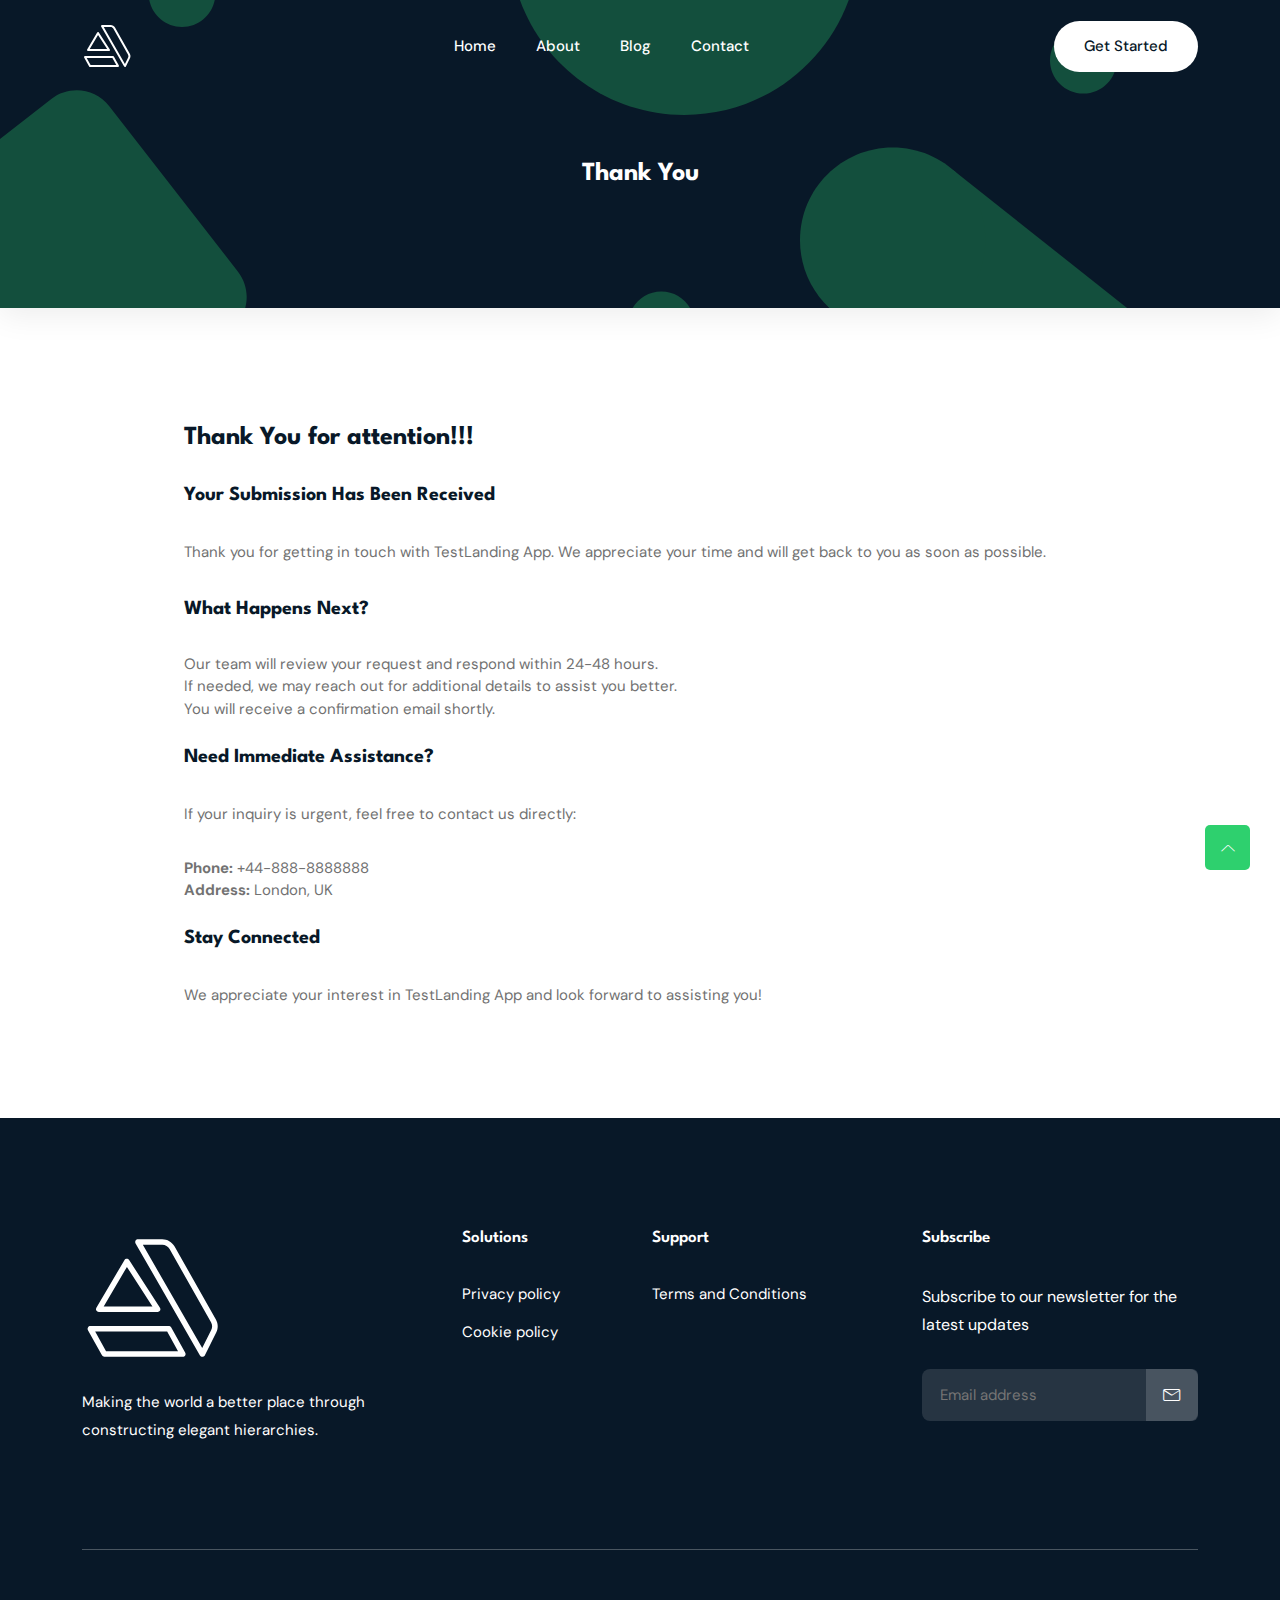
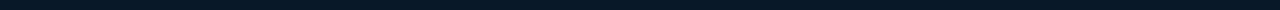
<file: thank-you.html>
<!DOCTYPE html>
<html class="no-js" lang="zxx">
  <head>
    <meta charset="utf-8" />
    <meta http-equiv="x-ua-compatible" content="ie=edge" />
    <title>Contact Us - TestLanding App Landing Page Template.</title>
    <meta name="description" content="" />
    <meta name="viewport" content="width=device-width, initial-scale=1" />
    <link
      rel="shortcut icon"
      type="image/x-icon"
      href="assets/images/favicon.svg"
    />

    <!-- ========================= CSS here ========================= -->
    <link rel="stylesheet" href="assets/css/bootstrap.min.css" />
    <link rel="stylesheet" href="assets/css/LineIcons.3.0.css" />
    <link rel="stylesheet" href="assets/css/animate.css" />
    <link rel="stylesheet" href="assets/css/tiny-slider.css" />
    <link rel="stylesheet" href="assets/css/glightbox.min.css" />
    <link rel="stylesheet" href="assets/css/main.css" />
  </head>

  <body>
    <!--[if lte IE 9]>
      <p class="browserupgrade">
        You are using an <strong>outdated</strong> browser. Please
        <a href="https://browsehappy.com/">upgrade your browser</a> to improve
        your experience and security.
      </p>
    <![endif]-->

    <!-- Preloader -->
    <div class="preloader">
      <div class="preloader-inner">
        <div class="preloader-icon">
          <span></span>
          <span></span>
        </div>
      </div>
    </div>
    <!-- /End Preloader -->

    <!-- Start Header Area -->
    <header class="header navbar-area">
      <div class="container">
        <div class="row align-items-center">
          <div class="col-lg-12">
            <div class="nav-inner">
              <!-- Start Navbar -->
              <nav class="navbar navbar-expand-lg">
                <a class="navbar-brand" href="index.html">
                  <img src="assets/images/logo/white-logo.svg" alt="Logo" />
                </a>
                <button
                  class="navbar-toggler mobile-menu-btn"
                  type="button"
                  data-bs-toggle="collapse"
                  data-bs-target="#navbarSupportedContent"
                  aria-controls="navbarSupportedContent"
                  aria-expanded="false"
                  aria-label="Toggle navigation"
                >
                  <span class="toggler-icon"></span>
                  <span class="toggler-icon"></span>
                  <span class="toggler-icon"></span>
                </button>
                <div
                  class="collapse navbar-collapse sub-menu-bar"
                  id="navbarSupportedContent"
                >
                  <ul id="nav" class="navbar-nav ms-auto">
                    <li class="nav-item">
                      <a href="index.html" aria-label="Toggle navigation"
                        >Home</a
                      >
                    </li>
                    <li class="nav-item">
                      <a href="about-us.html" aria-label="Toggle navigation"
                        >About</a
                      >
                    </li>

                    <li class="nav-item">
                      <a
                        class="dd-menu collapsed"
                        href="javascript:void(0)"
                        data-bs-toggle="collapse"
                        data-bs-target="#submenu-1-2"
                        aria-controls="navbarSupportedContent"
                        aria-expanded="false"
                        aria-label="Toggle navigation"
                        >Blog</a
                      >
                      <ul class="sub-menu collapse" id="submenu-1-2">
                        <li class="nav-item">
                          <a href="blog-grid.html">Blog Grid</a>
                        </li>
                        <li class="nav-item">
                          <a href="blog-single.html">Blog Single</a>
                        </li>
                      </ul>
                    </li>
                    <li class="nav-item">
                      <a
                        href="contact.html"
                        class="active"
                        aria-label="Toggle navigation"
                        >Contact</a
                      >
                    </li>
                  </ul>
                </div>
                <!-- navbar collapse -->
                <div class="button">
                  <a href="" class="btn">Get started</a>
                </div>
              </nav>
              <!-- End Navbar -->
            </div>
          </div>
        </div>
        <!-- row -->
      </div>
      <!-- container -->
    </header>
    <!-- End Header Area -->
    <!-- Start Breadcrumbs -->
    <div class="breadcrumbs">
      <div class="container">
        <div class="row align-items-center">
          <div class="col-lg-6 offset-lg-3 col-md-12 col-12">
            <div class="breadcrumbs-content">
              <h1 class="page-title">Thank You</h1>
            </div>
          </div>
        </div>
      </div>
    </div>
    <!-- End Breadcrumbs -->

    <section class="section blog-single">
      <div class="container">
        <div class="row">
          <div style="padding-left: 10%; padding-right: 10%">
            <div class="single-inner">
              <div class="post-details">
                <div class="main-content-head">
                  <div class="meta-information">
                    <h2 class="post-title">Thank You for attention!!!</h2>
                    <br /><br />
                    <h3>Your Submission Has Been Received</h3>
                    <p>
                      Thank you for getting in touch with TestLanding App. We
                      appreciate your time and will get back to you as soon as
                      possible.
                    </p>

                    <h3>What Happens Next?</h3>
                    <ul>
                      <li>
                        Our team will review your request and respond within
                        24-48 hours.
                      </li>
                      <li>
                        If needed, we may reach out for additional details to
                        assist you better.
                      </li>
                      <li>You will receive a confirmation email shortly.</li>
                    </ul>
                    <br />
                    <h3>Need Immediate Assistance?</h3>
                    <p>
                      If your inquiry is urgent, feel free to contact us
                      directly:
                    </p>
                    <ul>
                      <li><strong>Phone:</strong> +44-888-8888888</li>

                      <li><strong>Address:</strong> London, UK</li>
                    </ul>
                    <br />
                    <h3>Stay Connected</h3>
                    <p>
                      We appreciate your interest in TestLanding App and look
                      forward to assisting you!
                    </p>
                  </div>
                </div>
              </div>
            </div>
          </div>
        </div>
      </div>
    </section>

    <!-- Start Footer Area -->
    <footer class="footer section">
      <!-- Start Footer Top -->
      <div class="footer-top">
        <div class="container">
          <div class="inner-content">
            <div class="row">
              <div class="col-lg-4 col-md-6 col-12">
                <!-- Single Widget -->
                <div class="single-footer f-about">
                  <div class="logo">
                    <a href="index.html">
                      <img src="assets/images/logo/white-logo.svg" alt="#" />
                    </a>
                  </div>
                  <p>
                    Making the world a better place through constructing elegant
                    hierarchies.
                  </p>
                </div>
                <!-- End Single Widget -->
              </div>
              <div class="col-lg-2 col-md-6 col-12">
                <!-- Single Widget -->
                <div class="single-footer f-link">
                  <h3>Solutions</h3>
                  <ul>
                    <li><a href="./privacy-policy.html">Privacy policy</a></li>
                    <li><a href="./cookie-policy.html">Cookie policy</a></li>
                  </ul>
                </div>
                <!-- End Single Widget -->
              </div>
              <div class="col-lg-2 col-md-6 col-12">
                <!-- Single Widget -->
                <div class="single-footer f-link">
                  <h3>Support</h3>
                  <ul>
                    <li><a href="./terms.html">Terms and Conditions</a></li>
                  </ul>
                </div>
                <!-- End Single Widget -->
              </div>
              <div class="col-lg-4 col-md-6 col-12">
                <!-- Single Widget -->
                <div class="single-footer newsletter">
                  <h3>Subscribe</h3>
                  <p>Subscribe to our newsletter for the latest updates</p>
                  <form
                    action="#"
                    method="get"
                    target="_blank"
                    class="newsletter-form"
                  >
                    <input
                      name="EMAIL"
                      placeholder="Email address"
                      required="required"
                      type="email"
                    />
                    <div class="button">
                      <button class="sub-btn">
                        <i class="lni lni-envelope"></i>
                      </button>
                    </div>
                  </form>
                </div>
                <!-- End Single Widget -->
              </div>
            </div>
          </div>
        </div>
      </div>
      <!--/ End Footer Top -->
      <!-- Start Copyright Area -->
      <div class="copyright-area">
        <div class="container">
          <div class="inner-content">
            <div class="row"></div>
          </div>
        </div>
      </div>
      <!-- End Copyright Area -->
    </footer>
    <!--/ End Footer Area -->

    <!-- ========================= scroll-top ========================= -->
    <a href="#" class="scroll-top">
      <i class="lni lni-chevron-up"></i>
    </a>

    <!-- ========================= JS here ========================= -->

    <script src="assets/js/bootstrap.min.js"></script>

    <script src="assets/js/main.js"></script>
  </body>
</html>
</file>
<file: assets/css/tiny-slider.css>
.tns-outer{padding:0!important}.tns-outer [hidden]{display:none!important}.tns-outer [aria-controls],.tns-outer [data-action]{cursor:pointer}.tns-slider{-webkit-transition:all 0s;-moz-transition:all 0s;transition:all 0s}.tns-slider>.tns-item{-webkit-box-sizing:border-box;-moz-box-sizing:border-box;box-sizing:border-box}.tns-horizontal.tns-subpixel{white-space:nowrap}.tns-horizontal.tns-subpixel>.tns-item{display:inline-block;vertical-align:top;white-space:normal}.tns-horizontal.tns-no-subpixel:after{content:'';display:table;clear:both}.tns-horizontal.tns-no-subpixel>.tns-item{float:left}.tns-horizontal.tns-carousel.tns-no-subpixel>.tns-item{margin-right:-100%}.tns-no-calc{position:relative;left:0}.tns-gallery{position:relative;left:0;min-height:1px}.tns-gallery>.tns-item{position:absolute;left:-100%;-webkit-transition:transform 0s,opacity 0s;-moz-transition:transform 0s,opacity 0s;transition:transform 0s,opacity 0s}.tns-gallery>.tns-slide-active{position:relative;left:auto!important}.tns-gallery>.tns-moving{-webkit-transition:all .25s;-moz-transition:all .25s;transition:all .25s}.tns-autowidth{display:inline-block}.tns-lazy-img{-webkit-transition:opacity .6s;-moz-transition:opacity .6s;transition:opacity .6s;opacity:.6}.tns-lazy-img.tns-complete{opacity:1}.tns-ah{-webkit-transition:height 0s;-moz-transition:height 0s;transition:height 0s}.tns-ovh{overflow:hidden}.tns-visually-hidden{position:absolute;left:-10000em}.tns-transparent{opacity:0;visibility:hidden}.tns-fadeIn{opacity:1;filter:alpha(opacity=100);z-index:0}.tns-normal,.tns-fadeOut{opacity:0;filter:alpha(opacity=0);z-index:-1}.tns-vpfix{white-space:nowrap}.tns-vpfix>div,.tns-vpfix>li{display:inline-block}.tns-t-subp2{margin:0 auto;width:310px;position:relative;height:10px;overflow:hidden}.tns-t-ct{width:2333.3333333%;width:-webkit-calc(100% * 70/3);width:-moz-calc(100% * 70/3);width:calc(100% * 70/3);position:absolute;right:0}.tns-t-ct:after{content:'';display:table;clear:both}.tns-t-ct>div{width:1.4285714%;width:-webkit-calc(100%/70);width:-moz-calc(100%/70);width:calc(100%/70);height:10px;float:left}
</file>
<file: assets/css/main.css>
/* ===========================
Index Of css

01. Variables CSS
02. Normalize CSS
03. Header CSS
04. Hero CSS
05. freatures CSS
06. Services CSS
07. Intro Video CSS
08. Testimonial CSS
09. Blog CSS
10. Clients CSS
11. Team CSS
12. Account Login CSS
13. Contact CSS
14. Pricing Table CSS
15. Faq CSS
16. Call Action CSS
17. Error CSS
18. Mail Success CSS
19. Footer CSS
========================== */
/*======================================
    Variables
========================================*/
/*======================================
    Normalize CSS
========================================*/
@import url("https://fonts.googleapis.com/css2?family=Spartan:wght@100;200;300;400;500;600;700;800;900&display=swap");
@import url("https://fonts.googleapis.com/css2?family=DM+Sans:ital,wght@0,400;0,500;0,700;1,400;1,500;1,700&display=swap");
html {
  scroll-behavior: smooth;
}

body {
  font-family: "DM Sans", sans-serif;
  font-weight: normal;
  font-style: normal;
  color: #727272;
  overflow-x: hidden;
  font-size: 15px;
}

p {
  margin: 0;
  padding: 0;
  font-size: 16px;
  line-height: 28px;
}

* {
  margin: 0;
  padding: 0;
}

.navbar-toggler:focus,
a:focus,
input:focus,
textarea:focus,
button:focus,
.btn:focus,
.btn.focus,
.btn:not(:disabled):not(.disabled).active,
.btn:not(:disabled):not(.disabled):active {
  text-decoration: none;
  outline: none;
  outline: none !important;
  border-color: none !important;
  -webkit-box-shadow: none !important;
  box-shadow: none !important;
}

.form-check-input:checked {
  background-color: #2ed06e;
  border-color: #2ed06e;
}

select {
  -webkit-writing-mode: horizontal-tb !important;
  text-rendering: auto;
  color: #081828;
  letter-spacing: normal;
  word-spacing: normal;
  text-transform: none;
  text-indent: 0px;
  text-shadow: none;
  display: inline-block;
  text-align: start;
  -webkit-appearance: menulist;
  -moz-appearance: menulist;
  appearance: menulist;
  -webkit-box-sizing: border-box;
  box-sizing: border-box;
  -webkit-box-align: center;
  -ms-flex-align: center;
  align-items: center;
  white-space: pre;
  -webkit-rtl-ordering: logical;
  background-color: -internal-light-dark(white, #3b3b3b);
  cursor: default;
  margin: 0em;
  font: 400 14px;
  border-radius: 0px;
  border-width: 1px;
  border-style: solid;
  border-color: -internal-light-dark(#767676, #858585);
  -o-border-image: initial;
  border-image: initial;
}

span,
a {
  display: inline-block;
  text-decoration: none;
  transition: all 0.4s ease;
  -webkit-transition: all 0.4s ease;
  -moz-transition: all 0.4s ease;
}

audio,
canvas,
iframe,
img,
svg,
video {
  vertical-align: middle;
}

img {
  max-width: 100%;
}

h1,
h2,
h3,
h4,
h5,
h6 {
  font-weight: 600;
  margin: 0px;
  color: #081828;
  font-family: "Spartan", sans-serif;
}

h1 a,
h2 a,
h3 a,
h4 a,
h5 a,
h6 a {
  color: inherit;
}

h1 {
  font-size: 50px;
}

h2 {
  font-size: 40px;
}

h3 {
  font-size: 30px;
}

h4 {
  font-size: 25px;
}

h5 {
  font-size: 20px;
}

h6 {
  font-size: 16px;
}

ul,
ol {
  margin: 0px;
  padding: 0px;
  list-style-type: none;
}

.mt-5 {
  margin-top: 5px;
}

.mt-10 {
  margin-top: 10px;
}

.mt-15 {
  margin-top: 15px;
}

.mt-20 {
  margin-top: 20px;
}

.mt-25 {
  margin-top: 25px;
}

.mt-30 {
  margin-top: 30px;
}

.mt-35 {
  margin-top: 35px;
}

.mt-40 {
  margin-top: 40px;
}

.mt-45 {
  margin-top: 45px;
}

.mt-50 {
  margin-top: 50px;
}

.mt-55 {
  margin-top: 55px;
}

.mt-60 {
  margin-top: 60px;
}

.mt-65 {
  margin-top: 65px;
}

.mt-70 {
  margin-top: 70px;
}

.mt-75 {
  margin-top: 75px;
}

.mt-80 {
  margin-top: 80px;
}

.mt-85 {
  margin-top: 85px;
}

.mt-90 {
  margin-top: 90px;
}

.mt-95 {
  margin-top: 95px;
}

.mt-100 {
  margin-top: 100px;
}

.mt-105 {
  margin-top: 105px;
}

.mt-110 {
  margin-top: 110px;
}

.mt-115 {
  margin-top: 115px;
}

.mt-120 {
  margin-top: 120px;
}

.mt-125 {
  margin-top: 125px;
}

.mt-130 {
  margin-top: 130px;
}

.mt-135 {
  margin-top: 135px;
}

.mt-140 {
  margin-top: 140px;
}

.mt-145 {
  margin-top: 145px;
}

.mt-150 {
  margin-top: 150px;
}

.mt-155 {
  margin-top: 155px;
}

.mt-160 {
  margin-top: 160px;
}

.mt-165 {
  margin-top: 165px;
}

.mt-170 {
  margin-top: 170px;
}

.mt-175 {
  margin-top: 175px;
}

.mt-180 {
  margin-top: 180px;
}

.mt-185 {
  margin-top: 185px;
}

.mt-190 {
  margin-top: 190px;
}

.mt-195 {
  margin-top: 195px;
}

.mt-200 {
  margin-top: 200px;
}

.mt-205 {
  margin-top: 205px;
}

.mt-210 {
  margin-top: 210px;
}

.mt-215 {
  margin-top: 215px;
}

.mt-220 {
  margin-top: 220px;
}

.mt-225 {
  margin-top: 225px;
}

.mb-5 {
  margin-bottom: 5px;
}

.mb-10 {
  margin-bottom: 10px;
}

.mb-15 {
  margin-bottom: 15px;
}

.mb-20 {
  margin-bottom: 20px;
}

.mb-25 {
  margin-bottom: 25px;
}

.mb-30 {
  margin-bottom: 30px;
}

.mb-35 {
  margin-bottom: 35px;
}

.mb-40 {
  margin-bottom: 40px;
}

.mb-45 {
  margin-bottom: 45px;
}

.mb-50 {
  margin-bottom: 50px;
}

.mb-55 {
  margin-bottom: 55px;
}

.mb-60 {
  margin-bottom: 60px;
}

.mb-65 {
  margin-bottom: 65px;
}

.mb-70 {
  margin-bottom: 70px;
}

.mb-75 {
  margin-bottom: 75px;
}

.mb-80 {
  margin-bottom: 80px;
}

.mb-85 {
  margin-bottom: 85px;
}

.mb-90 {
  margin-bottom: 90px;
}

.mb-95 {
  margin-bottom: 95px;
}

.mb-100 {
  margin-bottom: 100px;
}

.mb-105 {
  margin-bottom: 105px;
}

.mb-110 {
  margin-bottom: 110px;
}

.mb-115 {
  margin-bottom: 115px;
}

.mb-120 {
  margin-bottom: 120px;
}

.mb-125 {
  margin-bottom: 125px;
}

.mb-130 {
  margin-bottom: 130px;
}

.mb-135 {
  margin-bottom: 135px;
}

.mb-140 {
  margin-bottom: 140px;
}

.mb-145 {
  margin-bottom: 145px;
}

.mb-150 {
  margin-bottom: 150px;
}

.mb-155 {
  margin-bottom: 155px;
}

.mb-160 {
  margin-bottom: 160px;
}

.mb-165 {
  margin-bottom: 165px;
}

.mb-170 {
  margin-bottom: 170px;
}

.mb-175 {
  margin-bottom: 175px;
}

.mb-180 {
  margin-bottom: 180px;
}

.mb-185 {
  margin-bottom: 185px;
}

.mb-190 {
  margin-bottom: 190px;
}

.mb-195 {
  margin-bottom: 195px;
}

.mb-200 {
  margin-bottom: 200px;
}

.mb-205 {
  margin-bottom: 205px;
}

.mb-210 {
  margin-bottom: 210px;
}

.mb-215 {
  margin-bottom: 215px;
}

.mb-220 {
  margin-bottom: 220px;
}

.mb-225 {
  margin-bottom: 225px;
}

.pt-5 {
  padding-top: 5px;
}

.pt-10 {
  padding-top: 10px;
}

.pt-15 {
  padding-top: 15px;
}

.pt-20 {
  padding-top: 20px;
}

.pt-25 {
  padding-top: 25px;
}

.pt-30 {
  padding-top: 30px;
}

.pt-35 {
  padding-top: 35px;
}

.pt-40 {
  padding-top: 40px;
}

.pt-45 {
  padding-top: 45px;
}

.pt-50 {
  padding-top: 50px;
}

.pt-55 {
  padding-top: 55px;
}

.pt-60 {
  padding-top: 60px;
}

.pt-65 {
  padding-top: 65px;
}

.pt-70 {
  padding-top: 70px;
}

.pt-75 {
  padding-top: 75px;
}

.pt-80 {
  padding-top: 80px;
}

.pt-85 {
  padding-top: 85px;
}

.pt-90 {
  padding-top: 90px;
}

.pt-95 {
  padding-top: 95px;
}

.pt-100 {
  padding-top: 100px;
}

.pt-105 {
  padding-top: 105px;
}

.pt-110 {
  padding-top: 110px;
}

.pt-115 {
  padding-top: 115px;
}

.pt-120 {
  padding-top: 120px;
}

.pt-125 {
  padding-top: 125px;
}

.pt-130 {
  padding-top: 130px;
}

.pt-135 {
  padding-top: 135px;
}

.pt-140 {
  padding-top: 140px;
}

.pt-145 {
  padding-top: 145px;
}

.pt-150 {
  padding-top: 150px;
}

.pt-155 {
  padding-top: 155px;
}

.pt-160 {
  padding-top: 160px;
}

.pt-165 {
  padding-top: 165px;
}

.pt-170 {
  padding-top: 170px;
}

.pt-175 {
  padding-top: 175px;
}

.pt-180 {
  padding-top: 180px;
}

.pt-185 {
  padding-top: 185px;
}

.pt-190 {
  padding-top: 190px;
}

.pt-195 {
  padding-top: 195px;
}

.pt-200 {
  padding-top: 200px;
}

.pt-205 {
  padding-top: 205px;
}

.pt-210 {
  padding-top: 210px;
}

.pt-215 {
  padding-top: 215px;
}

.pt-220 {
  padding-top: 220px;
}

.pt-225 {
  padding-top: 225px;
}

.pb-5 {
  padding-bottom: 5px;
}

.pb-10 {
  padding-bottom: 10px;
}

.pb-15 {
  padding-bottom: 15px;
}

.pb-20 {
  padding-bottom: 20px;
}

.pb-25 {
  padding-bottom: 25px;
}

.pb-30 {
  padding-bottom: 30px;
}

.pb-35 {
  padding-bottom: 35px;
}

.pb-40 {
  padding-bottom: 40px;
}

.pb-45 {
  padding-bottom: 45px;
}

.pb-50 {
  padding-bottom: 50px;
}

.pb-55 {
  padding-bottom: 55px;
}

.pb-60 {
  padding-bottom: 60px;
}

.pb-65 {
  padding-bottom: 65px;
}

.pb-70 {
  padding-bottom: 70px;
}

.pb-75 {
  padding-bottom: 75px;
}

.pb-80 {
  padding-bottom: 80px;
}

.pb-85 {
  padding-bottom: 85px;
}

.pb-90 {
  padding-bottom: 90px;
}

.pb-95 {
  padding-bottom: 95px;
}

.pb-100 {
  padding-bottom: 100px;
}

.pb-105 {
  padding-bottom: 105px;
}

.pb-110 {
  padding-bottom: 110px;
}

.pb-115 {
  padding-bottom: 115px;
}

.pb-120 {
  padding-bottom: 120px;
}

.pb-125 {
  padding-bottom: 125px;
}

.pb-130 {
  padding-bottom: 130px;
}

.pb-135 {
  padding-bottom: 135px;
}

.pb-140 {
  padding-bottom: 140px;
}

.pb-145 {
  padding-bottom: 145px;
}

.pb-150 {
  padding-bottom: 150px;
}

.pb-155 {
  padding-bottom: 155px;
}

.pb-160 {
  padding-bottom: 160px;
}

.pb-165 {
  padding-bottom: 165px;
}

.pb-170 {
  padding-bottom: 170px;
}

.pb-175 {
  padding-bottom: 175px;
}

.pb-180 {
  padding-bottom: 180px;
}

.pb-185 {
  padding-bottom: 185px;
}

.pb-190 {
  padding-bottom: 190px;
}

.pb-195 {
  padding-bottom: 195px;
}

.pb-200 {
  padding-bottom: 200px;
}

.pb-205 {
  padding-bottom: 205px;
}

.pb-210 {
  padding-bottom: 210px;
}

.pb-215 {
  padding-bottom: 215px;
}

.pb-220 {
  padding-bottom: 220px;
}

.pb-225 {
  padding-bottom: 225px;
}

.img-bg {
  background-position: center center;
  background-size: cover;
  background-repeat: no-repeat;
  width: 100%;
  height: 100%;
}

@media only screen and (min-width: 480px) and (max-width: 767px) {
  .container {
    width: 450px;
  }
}

/* Bread Crumbs */
.breadcrumbs {
  position: relative;
  padding-top: 160px;
  padding-bottom: 120px;
  z-index: 2;
  text-align: left;
  background-color: #081828;
  background-image: url("../images/bread-bg/banner-bg.svg");
  background-size: cover;
  background-position: right;
  background-repeat: no-repeat;
  -webkit-box-shadow: 0px 7px 30px rgba(0, 0, 0, 0.075);
  box-shadow: 0px 7px 30px rgba(0, 0, 0, 0.075);
}

.breadcrumbs::before {
  position: absolute;
  content: "";
  left: 0;
  top: 0;
  height: 100%;
  width: 100%;
  background-color: #081828;
  opacity: 0.7;
}

@media only screen and (min-width: 768px) and (max-width: 991px) {
  .breadcrumbs {
    padding-top: 110px;
    padding-bottom: 60px;
  }
}

@media (max-width: 767px) {
  .breadcrumbs {
    padding-top: 100px;
    padding-bottom: 50px;
  }
}

.breadcrumbs .breadcrumbs-content {
  position: relative;
  text-align: center;
}

.breadcrumbs .breadcrumbs-content .page-title {
  font-size: 26px;
  color: #fff;
  font-weight: 700;
  position: relative;
  line-height: 28px;
  text-transform: capitalize;
}

@media only screen and (min-width: 768px) and (max-width: 991px) {
  .breadcrumbs .breadcrumbs-content .page-title {
    font-size: 24px;
    line-height: 28px;
  }
}

@media (max-width: 767px) {
  .breadcrumbs .breadcrumbs-content .page-title {
    font-size: 22px;
    text-align: center;
    line-height: 26px;
  }
}

.breadcrumbs .breadcrumbs-content .breadcrumb-nav {
  background: transparent;
  border-radius: 0;
  margin-bottom: 0;
  padding: 0;
  display: inline-block;
  margin-top: 10px;
}

.breadcrumbs .breadcrumb-nav {
  text-align: right;
}

@media (max-width: 767px) {
  .breadcrumbs .breadcrumb-nav {
    text-align: center;
    margin-top: 15px;
  }
}

.breadcrumbs .breadcrumb-nav li {
  display: inline-block;
  position: relative;
  padding-right: 14px;
  margin-right: 14px;
  text-transform: capitalize;
  color: #fff;
}

.breadcrumbs .breadcrumb-nav li:after {
  content: "\ea62";
  font-family: lineIcons;
  font-size: 11px;
  position: absolute;
  top: 3px;
  right: -7px;
}

.breadcrumbs .breadcrumb-nav li:last-child {
  margin: 0;
  padding: 0;
}

.breadcrumbs .breadcrumb-nav li:last-child::after {
  display: none;
}

.breadcrumbs .breadcrumb-nav li,
.breadcrumbs .breadcrumb-nav li a {
  color: #fff;
  font-size: 14px;
  font-weight: 500;
}

.breadcrumbs .breadcrumb-nav li i,
.breadcrumbs .breadcrumb-nav li a i {
  font-size: 13px;
  display: inline-block;
  margin-right: 3px;
  position: relative;
  top: -1px;
}

.breadcrumbs .breadcrumb-nav li a {
  position: relative;
}

.breadcrumbs .breadcrumb-nav li a:hover {
  color: #e4e4e4;
}

.section {
  padding-top: 110px;
  padding-bottom: 110px;
  position: relative;
}

@media only screen and (min-width: 768px) and (max-width: 991px) {
  .section {
    padding-top: 70px;
    padding-bottom: 70px;
  }
}

@media (max-width: 767px) {
  .section {
    padding-top: 60px;
    padding-bottom: 60px;
  }
}

/* Section Title */
.section-title {
  text-align: center;
  margin-bottom: 80px;
  padding: 0 300px;
  position: relative;
  z-index: 5;
}

.section-title h3 {
  font-size: 15px;
  font-weight: 600;
  display: inline-block;
  margin-bottom: 20px;
  color: #2ed06e;
  text-transform: capitalize;
}

.section-title h2 {
  font-size: 34px;
  margin-bottom: 20px;
  line-height: 42px;
  text-transform: capitalize;
  position: relative;
  font-weight: 700;
}

.section-title p {
  font-size: 16px;
  line-height: 28px;
}

@media only screen and (min-width: 992px) and (max-width: 1199px) {
  .section-title {
    padding: 0px 200px;
    margin-bottom: 70px;
  }
}

@media only screen and (min-width: 768px) and (max-width: 991px) {
  .section-title {
    padding: 0px 20px;
    margin-bottom: 50px;
  }
  .section-title h3 {
    font-size: 14px;
    font-weight: 600;
    margin-bottom: 12px;
  }
  .section-title h2 {
    font-size: 24px;
    line-height: 32px;
    margin-bottom: 20px;
  }
  .section-title p {
    font-size: 15px;
  }
}

@media (max-width: 767px) {
  .section-title {
    padding: 0px 10px;
    margin-bottom: 40px;
  }
  .section-title h3 {
    font-size: 14px;
    font-weight: 600;
    margin-bottom: 12px;
  }
  .section-title h2 {
    font-size: 24px;
    line-height: 30px;
    margin-bottom: 18px;
  }
  .section-title p {
    font-size: 15px;
  }
}

.section-title.align-right {
  padding: 0;
  padding-left: 600px;
}

.section-title.align-right h2:before {
  display: none;
}

.section-title.align-right h2:after {
  position: absolute;
  right: 0;
  bottom: -1px;
  height: 2px;
  width: 50px;
  background: #2ed06e;
  content: "";
}

.section-title.align-left {
  padding: 0;
  padding-right: 600px;
}

.section-title.align-left h2:before {
  left: 0;
  margin-left: 0;
}

/* One Click Scrool Top Button*/
.scroll-top {
  width: 45px;
  height: 45px;
  line-height: 45px;
  background: #2ed06e;
  display: -webkit-box;
  display: -ms-flexbox;
  display: flex;
  -webkit-box-pack: center;
  -ms-flex-pack: center;
  justify-content: center;
  -webkit-box-align: center;
  -ms-flex-align: center;
  align-items: center;
  font-size: 14px;
  color: #fff !important;
  position: fixed;
  bottom: 30px;
  right: 30px;
  z-index: 9;
  cursor: pointer;
  -webkit-transition: all 0.3s ease-out 0s;
  transition: all 0.3s ease-out 0s;
  border-radius: 5px;
}

.scroll-top:hover {
  -webkit-box-shadow: 0 1rem 3rem rgba(35, 38, 45, 0.15) !important;
  box-shadow: 0 1rem 3rem rgba(35, 38, 45, 0.15) !important;
  -webkit-transform: translate3d(0, -5px, 0);
  transform: translate3d(0, -5px, 0);
  background-color: #2ed06e;
}

/* Overlay */
.overlay {
  position: relative;
  z-index: 1;
}

.overlay::before {
  position: absolute;
  top: 0;
  left: 0;
  width: 100%;
  height: 100%;
  opacity: 0.4;
  background: #081828;
  content: "";
  -webkit-transition: all 0.4s ease;
  transition: all 0.4s ease;
  z-index: -1;
}

/* Pagination CSS */
.pagination {
  text-align: left;
  margin: 60px 0 0 0;
  display: block;
}

@media only screen and (min-width: 768px) and (max-width: 991px) {
  .pagination {
    margin-top: 50px;
  }
}

@media (max-width: 767px) {
  .pagination {
    margin-top: 40px;
  }
}

.pagination.center {
  text-align: center;
}

.pagination.right {
  text-align: right;
}

.pagination.left {
  text-align: left;
}

.pagination .pagination-list {
  display: inline-block;
  overflow: hidden;
}

.pagination .pagination-list li {
  margin-right: 5px;
  display: inline-block;
  margin-top: 10px;
}

.pagination .pagination-list li:last-child {
  margin-right: 0px;
}

.pagination .pagination-list li a {
  background: #fff;
  color: #081828;
  font-weight: 500;
  font-size: 15px;
  border-radius: 5px;
  padding: 8px 20px;
  text-align: center;
  border: 1px solid #eee;
}

.pagination .pagination-list li.active a,
.pagination .pagination-list li:hover a {
  background: #2ed06e;
  color: #fff;
  border-color: transparent;
}

.pagination .pagination-list li a i {
  font-size: 13px;
}

.blog-grids.pagination {
  margin-top: 50px;
  text-align: center;
}

.button .btn {
  display: inline-block;
  text-transform: capitalize;
  font-size: 15px;
  font-weight: 500;
  padding: 14px 30px;
  background-color: #2ed06e;
  color: #fff;
  border: none;
  -webkit-transition: all 0.4s ease;
  transition: all 0.4s ease;
  border-radius: 30px;
  position: relative;
  z-index: 1;
  margin-right: 7px;
  overflow: hidden;
}

@media only screen and (min-width: 768px) and (max-width: 991px) {
  .button .btn {
    padding: 14px 25px;
    font-size: 14px;
    font-weight: 500;
  }
}

@media (max-width: 767px) {
  .button .btn {
    padding: 14px 25px;
    font-size: 14px;
    font-weight: 500;
  }
}

.button .btn i {
  display: inline-block;
  margin-right: 5px;
}

.button .btn:last-child {
  margin: 0;
}

.button .btn:hover {
  color: #fff;
  background-color: #081828;
}

.button {
  margin-left: 0 !important;
}

.button .btn-alt {
  background-color: #081828 !important;
  color: #fff !important;
}

@media only screen and (min-width: 768px) and (max-width: 991px) {
  .button .btn-alt {
    padding: 14px 25px;
    font-size: 14px;
    font-weight: 500;
  }
}

@media (max-width: 767px) {
  .button .btn-alt {
    padding: 14px 25px;
    font-size: 14px;
    font-weight: 500;
  }
}

.button .btn-alt:hover {
  background-color: #2ed06e !important;
  color: #fff !important;
}

.align-left {
  text-align: left;
}

.align-right {
  text-align: right;
}

.align-center {
  text-align: center;
}

/* Preloader */
.preloader {
  position: fixed;
  top: 0;
  left: 0;
  z-index: 999999999;
  width: 100%;
  height: 100%;
  background-color: #fff;
  overflow: hidden;
}

.preloader-inner {
  position: absolute;
  top: 50%;
  left: 50%;
  -webkit-transform: translate(-50%, -50%);
  transform: translate(-50%, -50%);
}

.preloader-icon {
  width: 100px;
  height: 100px;
  display: inline-block;
  padding: 0px;
}

.preloader-icon span {
  position: absolute;
  display: inline-block;
  width: 100px;
  height: 100px;
  border-radius: 100%;
  background: #2ed06e;
  -webkit-animation: preloader-fx 1.6s linear infinite;
  animation: preloader-fx 1.6s linear infinite;
}

.preloader-icon span:last-child {
  animation-delay: -0.8s;
  -webkit-animation-delay: -0.8s;
}

@keyframes preloader-fx {
  0% {
    -webkit-transform: scale(0, 0);
    transform: scale(0, 0);
    opacity: 0.5;
  }
  100% {
    -webkit-transform: scale(1, 1);
    transform: scale(1, 1);
    opacity: 0;
  }
}

@-webkit-keyframes preloader-fx {
  0% {
    -webkit-transform: scale(0, 0);
    opacity: 0.5;
  }
  100% {
    -webkit-transform: scale(1, 1);
    opacity: 0;
  }
}

/*======================================
	01. Start Header CSS
========================================*/
.header {
  width: 100%;
  background: transparent;
  position: absolute;
  width: 100%;
  left: 0;
  top: 0;
}

@media only screen and (min-width: 768px) and (max-width: 991px) {
  .header {
    padding: 18px 0 !important;
  }
  .header .mobile-menu-btn .toggler-icon {
    background-color: #fff;
  }
  .header .button {
    margin: 0 !important;
  }
  .header .navbar-collapse {
    position: absolute;
    top: 67px !important;
    left: 0;
    width: 100%;
    background-color: #fff;
    z-index: 9;
    -webkit-box-shadow: 0px 15px 20px 0px rgba(0, 0, 0, 0.1);
    box-shadow: 0px 15px 20px 0px rgba(0, 0, 0, 0.1);
    padding: 10px 20px;
    max-height: 350px;
    overflow-y: scroll;
    border-top: 1px solid #eee;
    border-radius: 8px;
  }
  .header .navbar .navbar-nav .nav-item a:hover {
    color: #2ed06e !important;
  }
  .header .navbar .navbar-nav .nav-item a.active {
    color: #2ed06e !important;
  }
  .header .navbar-nav .nav-item {
    margin: 0;
  }
  .header .navbar-nav .nav-item:hover a {
    color: #2ed06e;
  }
  .header .navbar-nav .nav-item a {
    padding: 12px 16px !important;
  }
  .header .navbar-nav .nav-item a::before {
    display: none;
  }
  .header .navbar-nav .nav-item .sub-menu {
    position: static;
    width: 100%;
    opacity: 1;
    visibility: visible;
    -webkit-box-shadow: none;
    box-shadow: none;
    padding: 0;
    border: none;
    margin-left: 15px;
    margin-right: 15px;
  }
  .header .navbar-nav .nav-item .sub-menu .nav-item a {
    padding: 12px 12px;
  }
  .header .navbar-nav .nav-item .sub-menu .nav-item a:hover {
    color: #2ed06e !important;
  }
  .header .navbar-nav .nav-item a {
    color: #051441;
    display: -webkit-box;
    display: -ms-flexbox;
    display: flex;
    -webkit-box-pack: justify;
    -ms-flex-pack: justify;
    justify-content: space-between;
    padding: 10px 0;
  }
  .header .navbar-nav .nav-item a::after {
    opacity: 1;
    visibility: visible;
  }
  .header .navbar-nav .nav-item .sub-menu li.active {
    background: #fff !important;
    color: #2ed06e !important;
  }
  .header .navbar-nav .nav-item .sub-menu .nav-item {
    margin: 0 !important;
  }
  .header .navbar-nav .nav-item .sub-menu .nav-item a {
    padding: 10px 12px !important;
  }
  .header .navbar-nav .nav-item .sub-menu li:hover {
    background: #fff !important;
    color: #2ed06e !important;
  }
  .header .navbar-nav .nav-item a {
    font-size: 14px;
  }
  .header .navbar-nav .nav-item a:hover {
    color: #2ed06e;
  }
}

@media (max-width: 767px) {
  .header {
    padding: 18px 0 !important;
  }
  .header .mobile-menu-btn .toggler-icon {
    background-color: #fff;
  }
  .header .navbar-collapse {
    position: absolute;
    top: 62px !important;
    left: 0;
    width: 100%;
    background-color: #fff;
    z-index: 9;
    -webkit-box-shadow: 0px 15px 20px 0px rgba(0, 0, 0, 0.1);
    box-shadow: 0px 15px 20px 0px rgba(0, 0, 0, 0.1);
    padding: 10px 20px;
    max-height: 350px;
    overflow-y: scroll;
    border-top: 1px solid #eee;
    border-radius: 8px;
  }
  .header .navbar .navbar-nav .nav-item a:hover {
    color: #2ed06e !important;
  }
  .header .navbar .navbar-nav .nav-item a.active {
    color: #2ed06e !important;
  }
  .header .navbar-nav .nav-item {
    margin: 0;
  }
  .header .navbar-nav .nav-item:hover a {
    color: #2ed06e;
  }
  .header .navbar-nav .nav-item a {
    padding: 12px 16px !important;
  }
  .header .navbar-nav .nav-item a::before {
    display: none;
  }
  .header .navbar-nav .nav-item .sub-menu {
    position: static;
    width: 100%;
    opacity: 1;
    visibility: visible;
    -webkit-box-shadow: none;
    box-shadow: none;
    padding: 0;
    border: none;
    margin-left: 15px;
    margin-right: 15px;
  }
  .header .navbar-nav .nav-item .sub-menu .nav-item a {
    padding: 12px 12px;
  }
  .header .navbar-nav .nav-item .sub-menu .nav-item a:hover {
    color: #2ed06e !important;
  }
  .header .navbar-nav .nav-item a {
    color: #051441;
    display: -webkit-box;
    display: -ms-flexbox;
    display: flex;
    -webkit-box-pack: justify;
    -ms-flex-pack: justify;
    justify-content: space-between;
    padding: 10px 0;
  }
  .header .navbar-nav .nav-item a::after {
    opacity: 1;
    visibility: visible;
  }
  .header .navbar-nav .nav-item .sub-menu li.active {
    background: #fff !important;
    color: #2ed06e !important;
  }
  .header .navbar-nav .nav-item .sub-menu .nav-item {
    margin: 0 !important;
  }
  .header .navbar-nav .nav-item .sub-menu .nav-item a {
    padding: 10px 12px !important;
  }
  .header .navbar-nav .nav-item .sub-menu li:hover {
    background: #fff !important;
    color: #2ed06e !important;
  }
  .header .navbar-nav .nav-item a {
    font-size: 14px;
  }
  .header .navbar-nav .nav-item a:hover {
    color: #2ed06e;
  }
}

.header .navbar-brand img {
  width: 50px;
}

@media only screen and (min-width: 768px) and (max-width: 991px) {
  .header .navbar-brand img {
    width: 130px;
  }
}

@media (max-width: 767px) {
  .header .navbar-brand img {
    width: 120px;
  }
}

.header.sticky .button .btn {
  background-color: #2ed06e;
  color: #fff;
}

.header.sticky .button .btn:hover {
  background-color: #081828;
  color: #fff;
}

.sticky {
  position: fixed;
  z-index: 99;
  -webkit-box-shadow: 0px 20px 50px 0px rgba(0, 0, 0, 0.05);
  box-shadow: 0px 20px 50px 0px rgba(0, 0, 0, 0.05);
  -webkit-transition: all 0.3s ease-out 0s;
  transition: all 0.3s ease-out 0s;
  top: 0;
  background-color: #fff;
}

.navbar-expand-lg .navbar-nav {
  margin: 0;
  margin-left: auto !important;
  margin-right: auto !important;
}

.header .navbar .navbar-nav .nav-item a.active {
  color: #fff;
}

.sticky .navbar .navbar-nav .nav-item a.active {
  color: #2ed06e;
}

.sticky .navbar .navbar-nav .nav-item a {
  color: #081828;
}

.header .navbar .navbar-nav .nav-item .sub-menu a.active {
  color: #fff;
}

.sticky .navbar .navbar-nav .nav-item .sub-menu a.active {
  color: #fff;
}

.sticky .navbar .mobile-menu-btn .toggler-icon {
  background: #333;
}

/*===== NAVBAR =====*/
.navbar-area {
  width: 100%;
  z-index: 99;
  -webkit-transition: all 0.3s ease-out 0s;
  transition: all 0.3s ease-out 0s;
  padding: 0;
}

.navbar-area.sticky {
  position: fixed;
  z-index: 99;
  -webkit-box-shadow: 0px 20px 50px 0px rgba(0, 0, 0, 0.05);
  box-shadow: 0px 20px 50px 0px rgba(0, 0, 0, 0.05);
  -webkit-transition: all 0.3s ease-out 0s;
  transition: all 0.3s ease-out 0s;
  padding: 0px 0;
}

.navbar {
  padding: 0;
  position: relative;
  -webkit-transition: all 0.3s ease-out 0s;
  transition: all 0.3s ease-out 0s;
}

.navbar-brand {
  padding-left: 0;
  border-radius: 0;
}

.mobile-menu-btn {
  padding: 0px;
}

.mobile-menu-btn:focus {
  text-decoration: none;
  outline: none;
  -webkit-box-shadow: none;
  box-shadow: none;
}

.mobile-menu-btn .toggler-icon {
  width: 30px;
  height: 2px;
  background-color: #222;
  display: block;
  margin: 5px 0;
  position: relative;
  -webkit-transition: all 0.3s ease-out 0s;
  transition: all 0.3s ease-out 0s;
}

.mobile-menu-btn.active .toggler-icon:nth-of-type(1) {
  -webkit-transform: rotate(45deg);
  transform: rotate(45deg);
  top: 7px;
}

#cookie-popup {
  position: fixed;
  bottom: 20px;
  left: 20px;
  background: #fff;
  color: #07692e;
  border: 2px solid #2ed06e;
  padding: 15px;
  border-radius: 20px;
  box-shadow: 0px 4px 10px rgba(0, 0, 0, 0.1);
  font-family: Arial, sans-serif;
  display: none;
  max-width: 300px;
  z-index: 1000;
  opacity: 0; /* Start invisible */
  transform: translateY(20px); /* Move slightly down */
  transition: opacity 0.5s ease-out, transform 0.5s ease-out; /* Smooth animation */
  display: none; /* Hide initially */
}
#cookie-popup button {
  background: #2ed06e;
  color: white;
  border: none;
  padding: 8px 12px;
  margin-top: 10px;
  cursor: pointer;
  border-radius: 10px;
  width: 80%;
}

.mobile-menu-btn.active .toggler-icon:nth-of-type(2) {
  opacity: 0;
}

.mobile-menu-btn.active .toggler-icon:nth-of-type(3) {
  -webkit-transform: rotate(135deg);
  transform: rotate(135deg);
  top: -7px;
}

.navbar-nav .nav-item {
  z-index: 1;
  position: relative;
  margin-right: 40px;
}

.navbar-nav .nav-item:last-child {
  margin-right: 0 !important;
}

.navbar-nav .nav-item:hover a {
  color: #fff;
}

.sticky .navbar-nav .nav-item:hover a {
  color: #2ed06e;
}

.navbar-nav .nav-item a {
  font-size: 15px;
  color: #fff;
  -webkit-transition: all 0.3s ease-out 0s;
  transition: all 0.3s ease-out 0s;
  position: relative;
  padding: 35px 0;
  display: -webkit-inline-box;
  display: -ms-inline-flexbox;
  display: inline-flex;
  -webkit-box-align: center;
  -ms-flex-align: center;
  align-items: center;
  font-weight: 500;
  transition: all 0.3s ease-out 0s;
  position: relative;
  text-transform: capitalize;
}

.navbar-nav .nav-item a::after {
  opacity: 0;
  visibility: hidden;
}

.navbar-nav .nav-item:hover a:before {
  width: 100%;
}

.navbar-nav .nav-item a.active {
  color: #fff;
}

.navbar-nav .nav-item a.dd-menu::after {
  content: "\ea5e";
  font: normal normal normal 1em/1 "LineIcons";
  position: absolute;
  right: 17px;
  font-size: 10px;
  top: 50%;
  margin-left: 5px;
  margin-top: 0px;
  -webkit-transition: all 0.3s ease-out 0s;
  transition: all 0.3s ease-out 0s;
  height: 10px;
}

@media only screen and (min-width: 992px) and (max-width: 1199px) {
  .navbar-nav .nav-item a.dd-menu::after {
    right: 13px;
  }
}

@media only screen and (min-width: 768px) and (max-width: 991px),
  (max-width: 767px) {
  .navbar-nav .nav-item a.dd-menu::after {
    top: 18px;
    right: 0;
    -webkit-transform: rotate(180deg);
    transform: rotate(180deg);
  }
}

@media only screen and (min-width: 768px) and (max-width: 991px),
  (max-width: 767px) {
  .navbar-nav .nav-item a.collapsed::after {
    -webkit-transform: rotate(0deg);
    transform: rotate(0deg);
  }
}

.navbar-nav .nav-item:hover > .sub-menu {
  top: 100%;
  opacity: 1;
  visibility: visible;
}

.navbar-nav .nav-item:hover > .sub-menu .sub-menu {
  left: 100%;
  top: 0;
}

.navbar-nav .nav-item .sub-menu {
  padding: 30px;
  min-width: 240px;
  background: #fff;
  -webkit-box-shadow: 0px 5px 20px #0000001a;
  box-shadow: 0px 5px 20px #0000001a;
  position: absolute;
  top: 110% !important;
  left: 0;
  opacity: 0;
  visibility: hidden;
  -webkit-transition: all 0.3s ease-out 0s;
  transition: all 0.3s ease-out 0s;
  border-radius: 0 0 4px 4px;
  border-radius: 5px;
}

.navbar-nav .nav-item:hover .sub-menu {
  top: 100% !important;
}

.navbar-nav .nav-item .sub-menu .nav-item {
  width: 100%;
  margin-bottom: 15px;
}

.navbar-nav .nav-item .sub-menu .nav-item:last-child {
  margin: 0;
}

.navbar-nav .nav-item .sub-menu .nav-item a {
  padding: 0;
  color: #888;
  display: block;
  width: 100%;
  font-size: 14px;
  font-weight: 500;
  text-transform: capitalize;
  position: relative;
  z-index: 1;
  border-radius: 4px;
  overflow: hidden;
  -webkit-transition: all 0.1s ease;
  transition: all 0.1s ease;
}

.navbar-nav .nav-item .sub-menu .nav-item a:hover {
  color: #2ed06e;
}

.navbar-nav .nav-item .sub-menu.left-menu {
  left: -100%;
}

.navbar-nav .nav-item .sub-menu.collapse:not(.show) {
  display: block;
}

@media only screen and (min-width: 768px) and (max-width: 991px),
  (max-width: 767px) {
  .navbar-nav .nav-item .sub-menu.collapse:not(.show) {
    display: none;
  }
}

.navbar-nav .nav-item .sub-menu > li {
  display: block;
  margin-left: 0;
}

.navbar-nav .nav-item .sub-menu > li:last-child {
  border: none;
}

.navbar-nav .nav-item .sub-menu > li.active > a {
  color: #2ed06e !important;
}

.navbar-nav .nav-item .sub-menu > li > a {
  font-weight: 400;
  display: block;
  padding: 12px 15px;
  font-size: 14px;
  color: #222;
  font-weight: 400;
}

.navbar-nav .nav-item .sub-menu > li:first-child a {
  border: none;
}

.header .button {
  display: inline-block;
  margin-left: 10px;
}

@media (max-width: 767px) {
  .header .button {
    display: none;
  }
}

.header .button .btn {
  background-color: #fff;
  color: #081828;
  font-weight: 500;
}

.header .button .btn:hover {
  color: #fff;
  background-color: #2ed06e;
}

.header .button.home-btn .btn:hover {
  background-color: #081828;
  color: #fff;
}

.sticky .button .btn {
  background-color: #2ed06e;
  color: #fff;
}

.sticky .button .btn:hover {
  background-color: #2ed06e;
  color: #fff;
}

@media only screen and (min-width: 768px) and (max-width: 991px),
  (max-width: 767px) {
  .header .button .signin {
    color: #081828;
  }
  .header .button .signin:hover {
    color: #2ed06e;
  }
  .header .button .signup {
    background-color: #2ed06e;
    color: #fff;
  }
  .header .button .signup:hover {
    background-color: #2ed06e;
    color: #fff;
  }
}

/*======================================
     End Header CSS
  ========================================*/
/*======================================
    Hero Area CSS
========================================*/
.hero-area {
  position: relative;
  background-size: cover;
  background-position: center;
  background-repeat: no-repeat;
  background-color: #2ed06e;
  z-index: 0;
}

.hero-area .hero-shape {
  position: absolute;
  left: 0;
  bottom: -1px;
  z-index: -1;
}

@media only screen and (min-width: 768px) and (max-width: 991px) {
  .hero-area {
    background-image: none;
  }
}

@media (max-width: 767px) {
  .hero-area {
    background-image: none;
  }
}

@media only screen and (min-width: 768px) and (max-width: 991px) {
  .hero-area {
    padding: 150px 0 100px 0;
  }
}

@media (max-width: 767px) {
  .hero-area {
    padding: 110px 0 80px 0;
  }
}

.hero-area .hero-content {
  border-radius: 0;
  position: relative;
  z-index: 1;
  text-align: left;
  padding: 280px 0 220px 0;
}

@media only screen and (min-width: 768px) and (max-width: 991px) {
  .hero-area .hero-content {
    padding: 0px 140px;
  }
}

.hero-area .hero-content h4 {
  color: #fff;
  font-weight: 600;
  font-size: 15px;
  margin-bottom: 20px;
}

.hero-area .hero-content h1 {
  font-weight: 800;
  font-size: 38px;
  line-height: 50px;
  color: #fff;
  text-transform: capitalize;
}

.hero-area .hero-content p {
  font-weight: 400;
  font-size: 16px;
  line-height: 28px;
  margin-top: 20px;
  color: #fff;
}

.hero-area .hero-content .button {
  margin-top: 50px;
}

@media only screen and (min-width: 768px) and (max-width: 991px) {
  .hero-area .hero-content .button {
    margin-top: 30px !important;
    width: 100%;
  }
}

@media (max-width: 767px) {
  .hero-area .hero-content .button {
    margin-top: 30px;
    width: 100%;
  }
}

.hero-area .hero-content .button .btn {
  background-color: #fff;
  color: #081828;
}

@media (max-width: 767px) {
  .hero-area .hero-content .button .btn {
    width: 100%;
  }
}

.hero-area .hero-content .button .btn:hover {
  color: #fff;
  background-color: #081828;
}

@media only screen and (min-width: 992px) and (max-width: 1199px) {
  .hero-area .hero-content h1 {
    font-size: 40px;
  }
}

@media only screen and (min-width: 768px) and (max-width: 991px) {
  .hero-area .hero-content {
    text-align: center;
  }
  .hero-area .hero-content h1 {
    font-size: 30px;
    font-weight: 700;
    line-height: 38px;
  }
  .hero-area .hero-content p {
    font-size: 15px;
  }
}

@media (max-width: 767px) {
  .hero-area .hero-content {
    padding: 0 10px;
    text-align: center;
  }
  .hero-area .hero-content h1 {
    font-size: 24px;
    line-height: 32px;
  }
  .hero-area .hero-content p {
    margin-top: 15px;
    font-size: 15px;
    line-height: 26px;
  }
  .hero-area .hero-content .button .btn {
    width: 60%;
    margin: 0;
    margin-bottom: 7px;
  }
  .hero-area .hero-content .button .btn:last-child {
    margin: 0;
  }
}

.hero-area .hero-image {
  text-align: center;
}

@media only screen and (min-width: 768px) and (max-width: 991px),
  (max-width: 767px) {
  .hero-area .hero-image {
    display: none;
  }
}

.hero-area .hero-image img {
  width: 700px;
}

/*======================================
	Features CSS
========================================*/
.freatures {
  background-color: #f4f7fa;
}

.freatures .image img {
  width: 100%;
}

@media only screen and (min-width: 1200px) and (max-width: 1399px),
  only screen and (min-width: 1400px) {
  .freatures .content {
    padding-left: 70px;
  }
}

@media only screen and (min-width: 768px) and (max-width: 991px) {
  .freatures .content {
    margin-top: 40px;
  }
}

@media (max-width: 767px) {
  .freatures .content {
    margin-top: 40px;
  }
}

.freatures .content .heading {
  font-size: 31px;
  font-weight: 700;
  margin-bottom: 70px;
  line-height: 45px;
}

@media only screen and (min-width: 768px) and (max-width: 991px) {
  .freatures .content .heading {
    font-size: 28px;
    line-height: 42px;
  }
}

@media (max-width: 767px) {
  .freatures .content .heading {
    font-size: 22px;
    line-height: 38px;
  }
}

.freatures .content .heading span {
  color: #2ed06e;
  display: block;
  margin-bottom: 10px;
  font-size: 15px;
  font-weight: 600;
}

.freatures .content .single-feature {
  position: relative;
  padding-left: 100px;
  margin-bottom: 50px;
}

.freatures .content .single-feature:last-child {
  margin: 0;
}

.freatures .content .single-feature .f-icon {
  height: 70px;
  width: 70px;
  line-height: 70px;
  text-align: center;
  color: #fff;
  background-color: #2ed06e;
  border-radius: 50%;
  position: absolute;
  left: 0;
  font-size: 28px;
  top: 0;
}

.freatures .content .single-feature h4 {
  font-size: 18px;
  font-weight: 700;
  display: block;
  margin-bottom: 15px;
}

/*======================================
	Services CSS
========================================*/
.services {
  position: relative;
  z-index: 0;
  background-color: #fff;
}

.services .section-title {
  margin-bottom: 50px;
}

@media only screen and (min-width: 768px) and (max-width: 991px) {
  .services .section-title {
    margin-bottom: 30px;
  }
}

@media (max-width: 767px) {
  .services .section-title {
    margin-bottom: 30px;
  }
}

@media only screen and (min-width: 1200px) and (max-width: 1399px),
  only screen and (min-width: 1400px) {
  .services .upper-content {
    padding-right: 100px;
  }
}

.services .upper-content .lasthead {
  font-size: 16px;
  font-weight: 600;
  color: #2ed06e;
  margin-bottom: 15px;
}

.services .upper-content .title {
  font-size: 28px;
  font-weight: 600;
  font-size: 40px;
  font-weight: 700;
  padding: 21px 0 16px;
}

.services .upper-content p {
  margin-top: 20px;
}

.services .upper-content .button {
  margin-top: 40px;
}

.services .single-service {
  min-height: 300px;
  margin-top: 30px;
  border-radius: 20px;
  background-color: white;
  -webkit-box-shadow: 0px 0px 30px rgba(81, 94, 125, 0.082);
  box-shadow: 0px 0px 30px rgba(81, 94, 125, 0.082);
  padding: 40px 50px;
  text-align: center;
  -webkit-transition: all 0.4s ease;
  transition: all 0.4s ease;
  border-top: 3px solid transparent;
  border-bottom: 3px solid transparent;
}

.services .single-service:hover {
  -webkit-transform: scale(1.05);
  transform: scale(1.05);
  border-top-color: #2ed06e;
  border-bottom-color: #2ed06e;
}

.services .single-service .main-icon {
  height: 65px;
  width: 65px;
  line-height: 65px;
  text-align: center;
  background-color: #2ed06e;
  color: #fff;
  border-radius: 10px;
  font-size: 27px;
  text-align: center;
  display: inline-block;
}

.services .single-service .text-title {
  color: #081828;
  font-size: 18px;
  line-height: 28px;
  font-weight: 700;
  margin-top: 30px;
  margin-bottom: 15px;
}

.services .single-service p {
  line-height: 26px;
  font-size: 15px;
}

/*======================================
    Intro Video CSS
========================================*/
.intro-video-area {
  background-color: #081828;
  position: relative;
  z-index: 9;
  padding-bottom: 0;
  padding-top: 130px;
}

@media only screen and (min-width: 768px) and (max-width: 991px) {
  .intro-video-area {
    padding-top: 90px;
  }
}

@media (max-width: 767px) {
  .intro-video-area {
    padding-top: 60px;
  }
}

.intro-video-area .section-title {
  margin-bottom: 150px;
  padding: 0 265px;
}

@media only screen and (min-width: 768px) and (max-width: 991px) {
  .intro-video-area .section-title {
    padding: 0 50px;
    margin-bottom: 120px;
  }
}

@media (max-width: 767px) {
  .intro-video-area .section-title {
    padding: 0 30px;
    margin-bottom: 100px;
  }
  .intro-video-area .section-title h2 {
    font-size: 20px;
  }
}

.intro-video-area .section-title span {
  display: block;
  margin-bottom: 20px;
  color: #2ed06e;
}

@media (max-width: 767px) {
  .intro-video-area .section-title span {
    margin-bottom: 10px;
  }
}

.intro-video-area::before {
  position: absolute;
  content: "";
  left: 0;
  bottom: 0;
  height: 150px;
  width: 100%;
  background-color: #fff;
  z-index: -1;
}

.intro-video-area .inner-content-head {
  padding: 30px;
  border: 1px solid #eeeeee40;
  border-radius: 30px;
  background: #ffffff24;
}

@media (max-width: 767px) {
  .intro-video-area .inner-content-head {
    padding: 0;
    border: none;
  }
}

.intro-video-area .inner-content {
  background-color: #fff;
  padding: 100px 0;
  height: 100%;
  border-radius: 15px;
  -webkit-box-shadow: 0px 0px 50px rgba(0, 0, 0, 0.09);
  box-shadow: 0px 0px 50px rgba(0, 0, 0, 0.09);
  position: relative;
  overflow: hidden;
}

@media only screen and (min-width: 768px) and (max-width: 991px) {
  .intro-video-area .inner-content {
    padding: 50px 0;
    padding-bottom: 80px;
  }
}

@media (max-width: 767px) {
  .intro-video-area .inner-content {
    padding: 50px 0;
  }
}

.intro-video-area .inner-content .shape1 {
  height: 120px;
  width: 120px;
  position: absolute;
  right: -60px;
  bottom: 58px;
}

@media (max-width: 767px) {
  .intro-video-area .inner-content .shape1 {
    width: 80px;
    height: 80px;
    right: -50px;
    bottom: 20px;
  }
}

.intro-video-area .inner-content .shape2 {
  height: 100px;
  width: 100px;
  position: absolute;
  left: -10px;
  top: 30px;
}

@media (max-width: 767px) {
  .intro-video-area .inner-content .shape2 {
    width: 80px;
    height: 80px;
  }
}

.intro-video-area .intro-video-play {
  position: relative;
  z-index: 9;
}

.intro-video-area .intro-video-play .play-thumb a {
  position: absolute;
  left: 50%;
  bottom: 0;
  height: 80px;
  width: 80px;
  text-align: center;
  line-height: 83px;
  background: #2ed06e;
  border-radius: 50%;
  padding-left: 5px;
  font-size: 22px;
  color: #fff;
  -webkit-transform: translateX(-50%);
  transform: translateX(-50%);
}

@media only screen and (min-width: 768px) and (max-width: 991px) {
  .intro-video-area .intro-video-play .play-thumb a {
    height: 70px;
    width: 70px;
    font-size: 20px;
    line-height: 70px;
  }
}

@media (max-width: 767px) {
  .intro-video-area .intro-video-play .play-thumb a {
    height: 60px;
    width: 60px;
    line-height: 60px;
    font-size: 18px;
  }
}

.intro-video-area .intro-video-play .play-thumb a:hover {
  background-color: #081828;
  color: #fff;
}

.intro-video-area .intro-video-play .play-thumb a::before {
  position: absolute;
  content: "";
  left: 0;
  top: 0;
  height: 100%;
  width: 100%;
  border: 1px solid #2ed06e;
  border-radius: 50%;
  -webkit-animation: pulse-border-2 1.5s linear infinite;
  animation: pulse-border-2 1.5s linear infinite;
}

.intro-video-area .intro-video-play .play-thumb a::after {
  position: absolute;
  content: "";
  left: 0;
  top: 0;
  height: 100%;
  width: 100%;
  border: 1px solid #fff;
  border-radius: 50%;
  -webkit-animation: pulse-border 1s linear infinite;
  animation: pulse-border 1s linear infinite;
}

@-webkit-keyframes pulse-border {
  0% {
    -webkit-transform: scale(1);
    transform: scale(1);
    opacity: 1;
  }
  100% {
    -webkit-transform: scale(1.3);
    transform: scale(1.3);
    opacity: 0;
  }
}

@keyframes pulse-border {
  0% {
    -webkit-transform: scale(1);
    transform: scale(1);
    opacity: 1;
  }
  100% {
    -webkit-transform: scale(1.3);
    transform: scale(1.3);
    opacity: 0;
  }
}

@-webkit-keyframes pulse-border-2 {
  0% {
    -webkit-transform: scale(1);
    transform: scale(1);
    opacity: 1;
  }
  100% {
    -webkit-transform: scale(1.5);
    transform: scale(1.5);
    opacity: 0;
  }
}

@keyframes pulse-border-2 {
  0% {
    -webkit-transform: scale(1);
    transform: scale(1);
    opacity: 1;
  }
  100% {
    -webkit-transform: scale(1.5);
    transform: scale(1.5);
    opacity: 0;
  }
}

/*======================================
    Testimonial CSS
========================================*/
.testimonials {
  background-color: #f4f7fa;
  position: relative;
  padding-bottom: 180px;
}

@media only screen and (min-width: 768px) and (max-width: 991px) {
  .testimonials {
    padding-bottom: 120px;
  }
}

@media (max-width: 767px) {
  .testimonials {
    padding-bottom: 100px;
  }
}

.testimonials .testimonial-slider {
  margin: 0;
}

.testimonials .tns-nav {
  text-align: center;
  position: absolute;
  bottom: 90px;
  -webkit-transform: translateX(-50%);
  transform: translateX(-50%);
  width: 100%;
  left: 50%;
  z-index: 9;
  margin: 0;
}

@media only screen and (min-width: 768px) and (max-width: 991px) {
  .testimonials .tns-nav {
    bottom: 55px;
  }
}

@media (max-width: 767px) {
  .testimonials .tns-nav {
    bottom: 50px;
  }
}

.testimonials .tns-nav button {
  height: 6px;
  width: 14px;
  background-color: #081828;
  border-radius: 5px;
  display: inline-block;
  border: none;
  margin: 0px 5px;
  -webkit-transition: all 0.4s ease;
  transition: all 0.4s ease;
}

.testimonials .tns-nav button:hover {
  background-color: #2ed06e;
}

.testimonials .tns-nav button.tns-nav-active {
  width: 25px;
  background-color: #2ed06e;
}

.testimonials .single-testimonial {
  background-color: #fff;
  padding: 50px 40px;
  -webkit-transition: all 0.4s ease;
  transition: all 0.4s ease;
  border-radius: 6px;
  overflow: hidden;
  position: relative;
  margin: 15px 0;
}

.testimonials .single-testimonial:hover {
  -webkit-box-shadow: 0px 0px 10px rgba(0, 0, 0, 0.103);
  box-shadow: 0px 0px 10px rgba(0, 0, 0, 0.103);
}

.testimonials .single-testimonial::before {
  position: absolute;
  content: "";
  right: -30px;
  top: -30px;
  height: 60px;
  width: 60px;
  background-color: #2ed06e;
  border-radius: 50%;
}

@media (max-width: 767px) {
  .testimonials .single-testimonial {
    padding: 50px 40px;
  }
}

.testimonials .single-testimonial .text h4 {
  font-size: 16px;
  font-weight: 600;
  line-height: 28px;
}

@media only screen and (min-width: 768px) and (max-width: 991px) {
  .testimonials .single-testimonial .text h4 {
    bottom: 55px;
  }
}

@media (max-width: 767px) {
  .testimonials .single-testimonial .text h4 {
    font-size: 15px;
    line-height: 28px;
  }
}

.testimonials .single-testimonial .author {
  position: relative;
  padding-left: 70px;
  margin-top: 40px;
}

.testimonials .single-testimonial .author img {
  height: 50px;
  width: 50px;
  border-radius: 50%;
  position: absolute;
  left: 0;
  top: 50%;
  -webkit-transform: translateY(-50%);
  transform: translateY(-50%);
}

.testimonials .single-testimonial .author h4 {
  font-size: 15px;
  font-weight: 600;
}

.testimonials .single-testimonial .author h4 span {
  color: #727272;
  display: block;
  font-size: 13px;
  font-weight: 500;
  margin-top: 6px;
}

.testimonials .single-testimonial .quote-icon i {
  font-size: 45px;
  color: #2ed06e;
  position: absolute;
  opacity: 0.1;
  right: 40px;
  bottom: 50px;
}

/*======================================
    Blog CSS
========================================*/
.blog-section {
  background-color: #fff;
}

.blog-section .section-title {
  margin-bottom: 50px;
}

@media only screen and (min-width: 768px) and (max-width: 991px) {
  .blog-section .section-title {
    margin-bottom: 30px;
  }
}

@media (max-width: 767px) {
  .blog-section .section-title {
    margin-bottom: 20px;
  }
}

/* Single Blog Grid*/
.single-blog-grid {
  margin-top: 30px;
  background-color: #fff;
  border-radius: 8px;
  -webkit-box-shadow: 0px 0px 20px rgba(0, 0, 0, 0.089);
  box-shadow: 0px 0px 20px rgba(0, 0, 0, 0.089);
  overflow: hidden;
}

.single-blog-grid .blog-img {
  overflow: hidden;
}

.single-blog-grid .blog-img a {
  width: 100%;
}

.single-blog-grid .blog-img img {
  width: 100%;
  -webkit-transition: all 0.3s ease;
  transition: all 0.3s ease;
}

.single-blog-grid:hover .blog-img img {
  -webkit-transform: scale(1.1);
  transform: scale(1.1);
}

.single-blog-grid .blog-content {
  padding: 35px;
}

.single-blog-grid .blog-content .meta-info {
  margin-bottom: 20px;
}

.single-blog-grid .blog-content .meta-info a {
  display: inline-block;
  margin-right: 22px;
  font-size: 14px;
  color: #727272;
  font-weight: 500;
}

.single-blog-grid .blog-content .meta-info a i {
  display: inline-block;
  margin-right: 5px;
  color: #2ed06e;
  font-size: 16px;
}

.single-blog-grid .blog-content .meta-info a:last-child {
  margin: 0;
}

.single-blog-grid .blog-content .meta-info a:hover {
  color: #2ed06e;
}

.single-blog-grid .blog-content h4 {
  display: block;
  line-height: 28px;
}

.single-blog-grid .blog-content h4 a {
  font-size: 17px;
  color: #081828;
  font-weight: 700;
  display: inline-block;
}

.single-blog-grid .blog-content h4 a:hover {
  color: #2ed06e;
}

.single-blog-grid .blog-content p {
  display: block;
  margin-top: 20px;
}

.single-blog-grid .blog-content .button {
  margin-top: 20px;
}

.single-blog-grid .blog-content .button .btn {
  padding: 0;
  background-color: transparent;
  color: #081828;
  text-decoration: underline;
  overflow: visible;
}

.single-blog-grid .blog-content .button .btn:hover {
  color: #2ed06e;
}

.blog-list {
  background: #f4f7fa;
}

@media only screen and (min-width: 768px) and (max-width: 991px),
  (max-width: 767px) {
  .blog-list .pagination {
    margin-top: 20px;
  }
}

.blog-list .single-blog {
  margin: 0;
}

.blog-list .single-blog {
  margin-bottom: 30px;
}

/* News Details */
.blog-single {
  background: #fff;
}

@media only screen and (min-width: 1200px) and (max-width: 1399px),
  only screen and (min-width: 1400px) {
  .blog-single .main-content-head {
    padding-right: 30px;
  }
}

.blog-single .meta-info {
  margin-top: 20px;
  margin-bottom: 30px;
}

.blog-single .meta-info li {
  font-size: 15px;
  display: inline-block;
  margin-right: 15px;
  padding-right: 15px;
  position: relative;
}

@media (max-width: 767px) {
  .blog-single .meta-info li {
    margin-bottom: 8px;
  }
}

.blog-single .meta-info li::before {
  position: absolute;
  content: "";
  right: -5px;
  top: 50%;
  background-color: #d2d2d2;
  height: 5px;
  width: 5px;
  border-radius: 50%;
  -webkit-transform: translateY(-50%);
  transform: translateY(-50%);
}

.blog-single .meta-info li:last-child {
  margin: 0;
  padding: 0;
}

.blog-single .meta-info li:last-child::before {
  display: none;
}

.blog-single .meta-info li a {
  color: #888;
  font-size: 15px;
  font-weight: 400;
}

.blog-single .meta-info li a i {
  display: inline-block;
  margin-right: 2px;
}

.blog-single .meta-info li a:hover {
  color: #2ed06e;
}

.blog-single .meta-info li a img {
  height: 50px;
  width: 50px;
  border-radius: 50%;
  display: inline-block;
  margin-right: 12px;
}

.blog-single .post-thumbnils {
  position: relative;
  overflow: hidden;
  border-radius: 8px;
  margin-bottom: 40px;
}

@media only screen and (min-width: 768px) and (max-width: 991px) {
  .blog-single .post-thumbnils {
    margin-bottom: 40px;
  }
}

@media (max-width: 767px) {
  .blog-single .post-thumbnils {
    margin-bottom: 30px;
  }
}

.blog-single .post-thumbnils img {
  width: 100%;
}

.blog-single .post-title {
  line-height: 40px;
  font-size: 26px;
  font-weight: 700;
  display: inline-block;
}

@media only screen and (min-width: 768px) and (max-width: 991px) {
  .blog-single .post-title {
    line-height: 40px;
    font-size: 22px;
  }
}

@media (max-width: 767px) {
  .blog-single .post-title {
    line-height: 32px;
    font-size: 20px;
  }
}

.blog-single p {
  font-size: 15px;
  margin: 30px 0;
  line-height: 26px;
}

.blog-single p:first-child {
  margin-top: 0;
}

.blog-single p:last-child {
  margin-bottom: 0;
}

.blog-single h3 {
  font-size: 20px;
  margin-bottom: 30px;
  font-weight: 700;
  line-height: 28px;
}

@media (max-width: 767px) {
  .blog-single h3 {
    font-size: 18px;
  }
}

.blog-single .image-block {
  margin: 30px 0;
}

.blog-single .image-block img {
  width: 100%;
  border-radius: 6px;
}

@media (max-width: 767px) {
  .blog-single .image-block img {
    margin: 10px 0;
  }
}

blockquote {
  position: relative;
  color: #fff;
  font-weight: 400;
  clear: both;
  z-index: 1;
  margin: 40px 0;
  text-align: center;
  padding: 40px;
  background-color: #081828;
  border-radius: 0;
  overflow: hidden;
  border-radius: 8px;
}

blockquote::before {
  position: absolute;
  content: "";
  right: -30px;
  top: -30px;
  height: 80px;
  width: 80px;
  border-radius: 50%;
  border: 4px solid #2ed06e;
}

blockquote::after {
  position: absolute;
  content: "";
  left: -30px;
  bottom: -30px;
  height: 80px;
  width: 80px;
  border-radius: 50%;
  border: 4px solid #2ed06e;
}

@media (max-width: 767px) {
  blockquote {
    padding: 20px;
  }
}

blockquote .icon i {
  font-size: 32px;
  color: #fff;
  display: block;
  margin-bottom: 20px;
}

@media (max-width: 767px) {
  blockquote .icon i {
    margin-bottom: 15px;
  }
}

blockquote h4 {
  font-weight: 500;
  font-size: 14px;
  line-height: 24px;
  color: #fff;
}

@media (max-width: 767px) {
  blockquote h4 {
    font-size: 14px;
  }
}

blockquote span {
  font-size: 13px;
  display: block;
  margin-top: 20px;
  color: #fff;
}

/*comments*/
.post-comments {
  margin-top: 80px;
}

@media only screen and (min-width: 1200px) and (max-width: 1399px),
  only screen and (min-width: 1400px) {
  .post-comments {
    padding-right: 30px;
  }
}

@media only screen and (min-width: 768px) and (max-width: 991px) {
  .post-comments {
    margin-top: 60px;
  }
}

@media (max-width: 767px) {
  .post-comments {
    margin-top: 40px;
  }
}

.comment-title {
  font-size: 20px !important;
  font-weight: 700 !important;
  margin-bottom: 30px !important;
  position: relative;
  z-index: 1;
  text-transform: capitalize;
}

@media (max-width: 767px) {
  .comment-title {
    font-size: 18px !important;
  }
}

.post-comments .comments-list li {
  padding-left: 110px;
  position: relative;
  font-size: 15px;
  border-radius: 8px;
  margin-top: 50px;
}

@media (max-width: 767px) {
  .post-comments .comments-list li {
    margin-top: 35px;
    padding: 0;
  }
}

.post-comments .comments-list li .comment-img {
  position: absolute;
  top: 0;
  left: 0;
  width: 80px;
  height: 80px;
}

@media (max-width: 767px) {
  .post-comments .comments-list li .comment-img {
    position: relative;
    top: 0;
    left: 0;
    margin-bottom: 18px;
  }
}

.post-comments .comments-list li .comment-img img {
  max-width: 80px;
  max-height: 80px;
  border-radius: 50%;
}

.post-comments .comments-list li .comment-desc .desc-top {
  margin-bottom: 20px;
  position: relative;
  display: block;
}

.post-comments .comments-list li .comment-desc .desc-top h6 {
  font-size: 16px;
  margin-bottom: 8px;
  font-weight: 600;
}

.post-comments .comments-list li .comment-desc .desc-top span.date {
  font-size: 14px;
  font-weight: 400;
}

@media (max-width: 767px) {
  .post-comments .comments-list li .comment-desc .desc-top span.date {
    display: block;
  }
}

.post-comments .comments-list li .comment-desc .desc-top .reply-link {
  position: absolute;
  right: 0;
  top: 0;
  display: inline-block;
  font-size: 14px;
  font-weight: 500;
  z-index: 2;
  color: #081828;
}

@media (max-width: 767px) {
  .post-comments .comments-list li .comment-desc .desc-top .reply-link {
    position: relative;
    display: inline-block;
    margin-top: 15px;
  }
}

.post-comments .comments-list li .comment-desc .desc-top .reply-link:hover {
  color: #2ed06e;
}

.post-comments .comments-list li .comment-desc .desc-top .reply-link i {
  margin-right: 5px;
}

.post-comments .comments-list li .comment-desc p {
  font-weight: 400;
  margin-bottom: 0;
  font-size: 15px;
}

@media (max-width: 767px) {
  .post-comments .comments-list li .comment-desc p {
    margin-top: 20px;
  }
}

.post-comments .comments-list li.children {
  margin-left: 130px;
}

@media (max-width: 767px) {
  .post-comments .comments-list li.children {
    margin: 0;
  }
}

/*Comment form*/
.comment-form {
  margin-top: 80px;
}

@media only screen and (min-width: 1200px) and (max-width: 1399px),
  only screen and (min-width: 1400px) {
  .comment-form {
    padding-right: 30px;
  }
}

@media only screen and (min-width: 768px) and (max-width: 991px) {
  .comment-form {
    margin-top: 60px;
  }
}

@media (max-width: 767px) {
  .comment-form {
    margin-top: 40px;
  }
}

.comment-reply-title {
  font-size: 20px !important;
  font-weight: 700 !important;
  margin-bottom: 30px !important;
  position: relative;
  z-index: 1;
  text-transform: capitalize;
}

@media (max-width: 767px) {
  .comment-reply-title {
    font-size: 18px !important;
  }
}

.comment-form form .form-box {
  position: relative;
}

.comment-form form .form-box label {
  color: #081828;
  display: block;
  margin-bottom: 10px;
  font-weight: 400;
}

.comment-form form .form-box .icon {
  position: absolute;
  top: 17px;
  right: 25px;
  font-size: 16px;
}

.comment-form form .form-box .form-control-custom {
  border: none;
  font-size: 15px;
  color: #081828;
  padding: 0 25px;
  font-weight: 500;
  height: 53px;
  border: 1px solid #eee;
  margin-bottom: 20px;
  font-weight: 400;
  border-radius: 6px;
  -webkit-transition: all 0.4s ease;
  transition: all 0.4s ease;
  background-color: #f4f7fa;
}

@media (max-width: 767px) {
  .comment-form form .form-box .form-control-custom {
    margin-bottom: 20px;
  }
}

.comment-form form .form-box .form-control-custom:focus {
  border-color: #2ed06e;
}

.comment-form form .form-box textarea.form-control-custom {
  height: 180px;
  padding: 25px;
}

.comment-form form .form-box .form-control-custom::-webkit-input-placeholder {
  font-size: 15px;
  color: #888;
  font-weight: 400;
}

.comment-form form .form-box .form-control-custom:-ms-input-placeholder {
  font-size: 15px;
  color: #888;
  font-weight: 400;
}

.comment-form form .form-box .form-control-custom::-ms-input-placeholder {
  font-size: 15px;
  color: #888;
  font-weight: 400;
}

.comment-form form .form-box .form-control-custom::placeholder {
  font-size: 15px;
  color: #888;
  font-weight: 400;
}

/* News sidebar */
.sidebar .widget {
  margin-bottom: 40px;
  overflow: hidden;
  padding: 40px;
  border-radius: 8px;
  background-color: #fff;
  -webkit-box-shadow: 0px 0px 20px rgba(0, 0, 0, 0.11);
  box-shadow: 0px 0px 20px rgba(0, 0, 0, 0.11);
  border-top: 3px solid #2ed06e;
}

@media only screen and (min-width: 768px) and (max-width: 991px),
  (max-width: 767px) {
  .sidebar .widget:first-child {
    margin-top: 50px;
  }
}

@media (max-width: 767px) {
  .sidebar .widget {
    padding: 35px;
  }
}

.sidebar .widget:last-child {
  margin-bottom: 0;
}

.sidebar .widget .widget-title {
  font-size: 18px;
  margin-bottom: 25px;
  position: relative;
  font-weight: 600;
  line-height: 28px;
  z-index: 1;
  color: #081828;
}

.sidebar .widget.search-widget form {
  position: relative;
}

.sidebar .widget.search-widget form input {
  width: 100%;
  background-color: transparent;
  height: 55px;
  border: none;
  padding: 0 55px 0 25px;
  font-size: 15px;
  font-weight: 400;
  border-radius: 6px;
  background-color: #fff;
  border: 1px solid #eee;
  -webkit-box-shadow: 0px 0px 23px transparent;
  box-shadow: 0px 0px 23px transparent;
  -webkit-transition: all 0.4s ease;
  transition: all 0.4s ease;
}

.sidebar .widget.search-widget form input:focus {
  -webkit-box-shadow: 0px 0px 23px #0000000f !important;
  box-shadow: 0px 0px 23px #0000000f !important;
  border-color: #2ed06e;
}

.sidebar .widget.search-widget form input::-webkit-input-placeholder {
  color: #333;
}

.sidebar .widget.search-widget form input:-ms-input-placeholder {
  color: #333;
}

.sidebar .widget.search-widget form input::-ms-input-placeholder {
  color: #333;
}

.sidebar .widget.search-widget form input::placeholder {
  color: #333;
}

.sidebar .widget.search-widget form button {
  border: none;
  position: absolute;
  right: 0;
  top: 0;
  width: 55px;
  height: 55px;
  z-index: 1;
  color: #fff !important;
  font-size: 18px;
  -webkit-transition: all 0.3s ease-out 0s;
  transition: all 0.3s ease-out 0s;
  border-radius: 0;
  padding: 0 !important;
  border: none;
  background: transparent;
  color: #333 !important;
}

.sidebar .widget.search-widget form button:hover {
  color: #2ed06e !important;
}

.sidebar .widget.popular-feeds .single-popular-feed {
  display: -webkit-box;
  display: -ms-flexbox;
  display: flex;
  margin-bottom: 25px;
  padding-bottom: 25px;
  -webkit-box-align: center;
  -ms-flex-align: center;
  align-items: center;
  border-bottom: 1px solid rgba(238, 238, 238, 0.68);
}

.sidebar .widget.popular-feeds .single-popular-feed:last-child {
  border: none;
  margin-bottom: 0;
  padding-bottom: 0;
}

.sidebar .widget.popular-feeds .single-popular-feed .feed-desc {
  position: relative;
}

.sidebar .widget.popular-feeds .single-popular-feed .feed-desc .post-title {
  margin-bottom: 12px;
  line-height: 26px;
}

.sidebar .widget.popular-feeds .single-popular-feed .feed-desc .post-title a {
  font-size: 15px;
  font-weight: 600;
  color: #081828;
}

.sidebar
  .widget.popular-feeds
  .single-popular-feed
  .feed-desc
  .post-title
  a:hover {
  color: #2ed06e;
}

.sidebar .widget.popular-feeds .single-popular-feed .feed-desc .time {
  font-weight: 400;
  font-size: 14px;
  color: #727272;
}

.sidebar .widget.popular-feeds .single-popular-feed .feed-desc .time i {
  margin-right: 4px;
}

.sidebar .widget.categories-widget ul li:last-child {
  margin-bottom: 0;
}

.sidebar .widget.categories-widget ul li:first-child a {
  padding-top: 0;
}

.sidebar .widget.categories-widget ul li:last-child a {
  padding-bottom: 0;
  border: none;
}

.sidebar .widget.categories-widget ul li a {
  font-size: 15px;
  padding: 8px 0;
  font-weight: 500;
  display: block;
  color: #081828;
}

.sidebar .widget.categories-widget ul li a:hover {
  color: #2ed06e;
  padding-left: 10px;
}

.sidebar .widget.popular-tag-widget {
  padding-bottom: 35px;
}

.popular-tag-widget .tags > a {
  display: -webkit-inline-box;
  display: -ms-inline-flexbox;
  display: inline-flex;
  -webkit-box-pack: center;
  -ms-flex-pack: center;
  justify-content: center;
  padding: 8px 20px;
  text-transform: capitalize;
  font-size: 14px;
  font-weight: 500;
  margin-right: 5px;
  margin-bottom: 10px;
  color: #081828;
  border: 1px solid #eee;
  background: transparent;
  border-radius: 30px;
}

.popular-tag-widget .tags > a:hover {
  background-color: #2ed06e;
  color: #fff;
  border-color: transparent;
}

/* Blog Grid Page */
.blog-grid-page {
  padding-top: 80px;
}

@media only screen and (min-width: 768px) and (max-width: 991px) {
  .blog-grid-page {
    padding-top: 40px;
  }
}

@media (max-width: 767px) {
  .blog-grid-page {
    padding-top: 30px;
  }
}

.blog-grid-page .sidebar {
  margin-top: 30px;
}

/*======================================
   Clients Logo CSS
========================================*/
.client-logo {
  background-color: #f4f7fa;
  padding: 60px 0;
}

.client-logo .single-logo {
  padding: 0 30px;
}

@media only screen and (min-width: 768px) and (max-width: 991px) {
  .client-logo .single-logo {
    padding: 0 10px;
  }
}

@media (max-width: 767px) {
  .client-logo .single-logo {
    padding: 15px 30px;
    border: 1px solid #eee;
    background: #fff;
  }
}

@media (max-width: 767px) {
  .client-logo .single-logo img {
    width: 75%;
  }
}

/*======================================
    Team CSS
========================================*/
.team .section-title {
  margin-bottom: 50px;
}

@media only screen and (min-width: 768px) and (max-width: 991px),
  (max-width: 767px) {
  .team .section-title {
    margin-bottom: 30px;
  }
}

.team .single-team {
  margin-top: 30px;
  border-radius: 8px;
  overflow: hidden;
  -webkit-transition: all 0.4s ease;
  transition: all 0.4s ease;
  text-align: center;
}

.team .single-team img {
  height: 200px;
  width: 200px;
  border-radius: 50%;
  display: inline-block;
  background-color: #fff;
  padding: 10px;
  border: 1px solid #eee;
}

.team .single-team .content {
  padding: 40px 30px;
}

@media (max-width: 767px) {
  .team .single-team .content {
    display: block;
    text-align: center;
    padding: 30px;
  }
}

.team .single-team .content h4 {
  font-size: 16px;
  font-weight: 600;
}

.team .single-team .content h4 span {
  color: #727272;
  font-size: 14px;
  display: block;
  margin-top: 10px;
  font-weight: 500;
  font-family: DM Sans;
}

.team .single-team .content .social {
  display: block;
  opacity: 0;
  visibility: hidden;
  -webkit-transition: all 0.4s ease;
  transition: all 0.4s ease;
  -webkit-transform: translateY(-10px);
  transform: translateY(-10px);
}

@media (max-width: 767px) {
  .team .single-team .content .social {
    margin-top: 20px;
  }
}

.team .single-team .content .social li {
  display: inline-block;
  margin-right: 20px;
}

.team .single-team .content .social li a {
  font-size: 15px;
  color: #081828;
}

.team .single-team .content .social li a:hover {
  border-color: transparent;
  color: #2ed06e;
}

.team .single-team .content .social li:last-child {
  margin-right: 0;
}

.team .single-team:hover .social {
  opacity: 1;
  visibility: visible;
  -webkit-transform: translateY(20px);
  transform: translateY(20px);
}

/*======================================
	Account Login CSS
========================================*/
.account-login {
  background-color: #f4f7fa;
}

.account-login .inner-content {
  border-radius: 8px;
  overflow: hidden;
  -webkit-box-shadow: 0px 10px 30px rgba(0, 0, 0, 0.075);
  box-shadow: 0px 10px 30px rgba(0, 0, 0, 0.075);
}

.account-login .login-form {
  padding: 60px 70px;
  background-color: #fff;
  border: none;
}

@media only screen and (min-width: 768px) and (max-width: 991px) {
  .account-login .login-form {
    padding: 50px;
  }
}

@media (max-width: 767px) {
  .account-login .login-form {
    padding: 50px 35px;
  }
}

.account-login .login-form .card-body {
  padding: 0;
}

.account-login .login-form .title {
  margin-bottom: 45px;
  text-align: center;
}

@media (max-width: 767px) {
  .account-login .login-form .title {
    margin-bottom: 30px;
  }
}

.account-login .login-form .title h3 {
  font-size: 25px;
  font-weight: 700;
  color: #081828;
  margin-bottom: 8px;
}

@media (max-width: 767px) {
  .account-login .login-form .title h3 {
    font-size: 22px;
  }
}

.account-login .bottom-content {
  margin-top: 25px;
}

.account-login .form-group {
  margin-bottom: 20px;
  position: relative;
}

.account-login .form-group label {
  position: absolute;
  left: 20px;
  top: 50%;
  -webkit-transform: translateY(-50%);
  transform: translateY(-50%);
  z-index: 9;
}

.account-login .form-group .form-control {
  padding: 0 18px;
  -webkit-transition: all 0.4s ease;
  transition: all 0.4s ease;
  border: 1px solid #eee;
  background-color: #f4f7fa;
  color: #505050;
  font-size: 15px;
  -webkit-appearance: none;
  -moz-appearance: none;
  appearance: none;
  height: 52px;
  border-radius: 30px !important;
  overflow: hidden;
  width: 100%;
  padding-left: 55px;
}

.account-login .form-group .form-control:focus {
  border-color: #2ed06e;
  -webkit-box-shadow: 0px 5px 8px rgba(0, 0, 0, 0.233);
  box-shadow: 0px 5px 8px rgba(0, 0, 0, 0.233);
}

.account-login .lost-pass {
  color: #888;
}

.account-login .lost-pass:hover {
  color: #2ed06e;
}

.account-login .button {
  margin-top: 40px;
  text-align: center;
}

@media (max-width: 767px) {
  .account-login .button {
    display: block;
    margin-top: 30px;
  }
  .account-login .button .btn {
    margin-bottom: 13px;
  }
  .account-login .button .btn:last-child {
    margin: 0;
  }
}

.account-login .button .btn {
  padding: 14px 40px;
  margin-right: 20px;
  width: 100%;
}

.account-login .button .btn:last-child {
  margin: 0;
}

.account-login .or {
  position: relative;
  text-align: center;
  margin: 30px 0;
  z-index: 0;
}

.account-login .or span {
  text-align: center;
  font-size: 16px;
  background-color: #fff;
  padding: 5px 12px;
}

.account-login .or::before {
  position: absolute;
  content: "";
  left: 0;
  top: 50%;
  margin-top: -1px;
  background-color: #e8e8e8;
  height: 1px;
  width: 100%;
  z-index: -1;
}

.account-login .alt-option {
  margin-top: 30px;
  text-align: center;
}

.account-login .alt-option .small-title {
  margin-bottom: 15px;
  text-align: center;
  display: block;
}

.account-login .alt-option .option-button {
  padding: 14px 25px 14px 15px;
  border: 1px solid #eee;
  border-radius: 30px;
  display: inline-block;
  text-align: center;
  color: #727272;
}

.account-login .alt-option .option-button img {
  display: inline-block;
  margin-right: 15px;
}

@media (max-width: 767px) {
  .account-login .alt-option {
    margin-top: 30px;
  }
}

.account-login .alt-option li {
  font-weight: 500;
  display: inline-block;
  margin-right: 15px;
}

@media (max-width: 767px) {
  .account-login .alt-option li {
    margin-top: 5px;
  }
}

.account-login .alt-option li span {
  color: #727272;
  display: inline-block;
}

.account-login .alt-option li:last-child {
  margin: 0;
}

.account-login .alt-option li a {
  color: #2ed06e;
}

.account-login .alt-option li a:hover {
  color: #081828;
}

.account-login .create-account {
  font-weight: 500;
  color: #081828;
  text-align: center;
  margin-top: 35px;
  font-size: 14px;
  display: block;
}

.account-login .create-account a {
  color: #2ed06e;
}

.account-login .create-account a:hover {
  text-decoration: underline;
}

/*======================================
	Contact CSS
========================================*/
.contact-us {
  position: relative;
  background-color: #f4f7fa;
}

.contact-us .form-title {
  font-size: 28px;
  font-weight: 700;
  margin-bottom: 30px;
  margin-bottom: 30px;
}

@media only screen and (min-width: 768px) and (max-width: 991px) {
  .contact-us .form-title {
    font-size: 24px;
    line-height: 35px;
  }
}

@media (max-width: 767px) {
  .contact-us .form-title {
    font-size: 22px;
    line-height: 35px;
  }
}

.contact-us .contact-form .form-group {
  margin-bottom: 20px;
}

.contact-us .contact-form .form-group input {
  height: 52px;
  border: 1px solid #eee;
  border-radius: 5px;
  padding: 0px 20px;
  width: 100%;
  -webkit-transition: all 0.4s ease;
  transition: all 0.4s ease;
  background-color: #fff;
}

.contact-us .contact-form .form-group input:focus {
  border-color: #2ed06e;
}

.contact-us .contact-form .form-group textarea {
  height: 200px;
  border: 1px solid #eee;
  border-radius: 6px;
  padding: 20px;
  resize: none;
  width: 100%;
  -webkit-transition: all 0.4s ease;
  transition: all 0.4s ease;
}

.contact-us .contact-form .form-group textarea:focus {
  border-color: #2ed06e;
}

.contact-us .contact-form .button {
  margin-top: 10px;
}

.contact-us .contact-widget-wrapper {
  padding-right: 80px;
}

@media only screen and (min-width: 768px) and (max-width: 991px) {
  .contact-us .contact-widget-wrapper {
    padding: 0;
    padding-right: 200px;
    margin-bottom: 50px;
  }
}

@media (max-width: 767px) {
  .contact-us .contact-widget-wrapper {
    padding: 0;
    margin-bottom: 40px;
  }
}

.contact-us .contact-widget-wrapper .main-title {
  margin-bottom: 40px;
}

.contact-us .contact-widget-wrapper .main-title h2 {
  font-size: 28px;
  font-weight: 700;
  margin-bottom: 20px;
  line-height: 40px;
}

@media only screen and (min-width: 768px) and (max-width: 991px) {
  .contact-us .contact-widget-wrapper .main-title h2 {
    font-size: 24px;
    line-height: 35px;
  }
}

@media (max-width: 767px) {
  .contact-us .contact-widget-wrapper .main-title h2 {
    font-size: 22px;
    line-height: 35px;
  }
}

.contact-us .contact-widget-wrapper .main-title p {
  font-size: 16px;
}

.contact-us .contact-widget-wrapper .contact-widget-block {
  margin-bottom: 30px;
}

.contact-us .contact-widget-wrapper .contact-widget-block:last-child {
  margin: 0;
}

.contact-us .contact-widget-wrapper .contact-widget-block h3 {
  font-size: 16px;
  font-weight: 700;
  display: block;
  margin-bottom: 18px;
}

.contact-us .contact-widget-wrapper .contact-widget-block p {
  margin-bottom: 3px;
}

.contact-us .contact-widget-wrapper .contact-widget-block p:last-child {
  margin: 0;
}

.map-section {
  background-color: #f4f7fa;
  padding-bottom: 110px;
}

@media only screen and (min-width: 768px) and (max-width: 991px) {
  .map-section {
    padding-bottom: 70px;
  }
}

@media (max-width: 767px) {
  .map-section {
    padding-bottom: 60px;
  }
}

.map-section .mapouter {
  padding: 10px;
  background-color: #fff;
}

.map-section .mapouter iframe {
  height: 450px;
}

@media only screen and (min-width: 768px) and (max-width: 991px) {
  .map-section .mapouter iframe {
    height: 400px;
  }
}

@media (max-width: 767px) {
  .map-section .mapouter iframe {
    height: 300px;
  }
}

/*=============================
	Pricing Table CSS
===============================*/
.pricing-table {
  background-color: #f4f7fa;
}

.pricing-table .section-title {
  margin-bottom: 50px;
}

@media only screen and (min-width: 768px) and (max-width: 991px) {
  .pricing-table .section-title {
    margin-bottom: 30px;
  }
}

@media (max-width: 767px) {
  .pricing-table .section-title {
    margin-bottom: 20px;
  }
}

.pricing-table .single-table {
  border: 1px solid #eee;
  border-radius: 10px;
  margin-top: 40px;
  background-color: #fff;
  -webkit-transition: all 0.4s ease;
  transition: all 0.4s ease;
  padding: 50px 35px;
  text-align: left;
  z-index: 0;
  transition: all 0.4s ease;
  position: relative;
  overflow: hidden;
}

.pricing-table .single-table .popular {
  position: absolute;
  right: 20px;
  top: 18px;
  color: #2ed06e;
  font-size: 15px;
  font-weight: 500;
}

.pricing-table .single-table:hover {
  -webkit-box-shadow: 0px 15px 30px rgba(0, 0, 0, 0.048);
  box-shadow: 0px 15px 30px rgba(0, 0, 0, 0.048);
}

.pricing-table .single-table.middle .table-head .title {
  border-color: #2ed06e;
  color: #2ed06e;
}

.pricing-table .single-table .table-head .title {
  font-size: 20px;
  font-weight: 600;
  margin-bottom: 8px;
  color: #2ed06e;
  display: inline-block;
  border-radius: 30px;
}

.pricing-table .single-table .table-head .sub-title {
  margin-bottom: 30px;
}

.pricing-table .single-table .table-head p {
  font-weight: 400;
}

.pricing-table .single-table .table-head .price .amount {
  font-size: 45px;
  font-weight: 700;
  display: inline-block;
  position: relative;
  padding-left: 16px;
}

.pricing-table .single-table .table-head .price .amount .currency {
  font-weight: 500;
  color: #4f4f4f;
  font-size: 17px;
  position: absolute;
  left: 0;
  top: 3px;
}

.pricing-table .single-table .table-head .price .amount .duration {
  display: inline-block;
  font-size: 14px;
  color: #4f4f4f;
  font-weight: 500;
  margin-left: 3px;
}

.pricing-table .single-table .table-list {
  margin-top: 40px;
}

.pricing-table .single-table .button {
  margin: 0;
  margin-top: 50px;
}

.pricing-table .single-table .button .btn i {
  display: inline-block;
  font-size: 20px;
  margin-left: 10px;
  position: relative;
  top: 2px;
}

.pricing-table .single-table .no-card {
  display: block;
  margin-top: 15px;
}

.pricing-table .single-table .table-content .table-list li {
  font-size: 15px;
  margin-bottom: 16px;
  padding-left: 25px;
  font-weight: 400;
  color: #081828;
  position: relative;
}

.pricing-table .single-table .table-content .table-list li::before {
  position: absolute;
  left: 0;
  top: 0;
  content: "\ea5a";
  font-family: lineIcons;
  color: #68d585;
  font-size: 15px;
}

.pricing-table .single-table .table-content .table-list li.disable {
  color: #727272;
}

.pricing-table .single-table .table-content .table-list li.disable::before {
  color: #727272;
  content: "\ea87";
}

/*======================================
    Faq CSS
========================================*/
.faq {
  padding-bottom: 80px;
  background-color: #f4f7fa;
}

@media (max-width: 767px) {
  .faq .xs-margin {
    margin-top: 20px !important;
  }
}

.faq .section-title {
  margin-bottom: 60px;
}

@media only screen and (min-width: 768px) and (max-width: 991px) {
  .faq .section-title {
    margin-bottom: 40px;
  }
}

@media (max-width: 767px) {
  .faq .section-title {
    margin-bottom: 30px;
  }
}

@media only screen and (min-width: 768px) and (max-width: 991px) {
  .faq {
    padding-bottom: 40px;
  }
}

@media (max-width: 767px) {
  .faq {
    padding-bottom: 30px;
  }
}

.accordion-item:first-of-type .accordion-button {
  border-top-left-radius: 4px;
  border-top-right-radius: 4px;
  padding-right: 40px;
}

.accordion-item:last-of-type .accordion-button.collapsed {
  border-bottom-right-radius: 4px;
  border-bottom-left-radius: 4px;
}

.accordion-item .accordion-button {
  border-radius: 4px;
  font-size: 17px;
  font-weight: 500;
  width: 100%;
  display: block;
  overflow: hidden;
  border: none;
  padding: 15px 25px;
  padding-right: 40px;
  background-color: #fff;
}

@media only screen and (min-width: 768px) and (max-width: 991px) {
  .accordion-item .accordion-button {
    padding: 18px 20px;
    padding-right: 40px;
  }
}

@media (max-width: 767px) {
  .accordion-item .accordion-button {
    padding: 15px 20px;
    padding-right: 40px;
  }
}

.accordion-item .accordion-button .title {
  font-size: 14px;
  position: relative;
  font-weight: 600;
  float: left;
  line-height: 25px;
}

@media only screen and (min-width: 768px) and (max-width: 991px) {
  .accordion-item .accordion-button .title {
    font-size: 14px;
  }
}

@media (max-width: 767px) {
  .accordion-item .accordion-button .title {
    font-size: 14px;
  }
}

.accordion-item .accordion-button i {
  font-size: 15px;
  -webkit-transition: all 0.3s ease;
  transition: all 0.3s ease;
  position: relative;
  top: 0;
  position: absolute;
  top: 50%;
  -webkit-transform: translateY(-50%);
  transform: translateY(-50%);
  right: 20px;
}

.accordion-button:not(.collapsed) {
  color: #fff;
  background-color: #2ed06e;
  border-radius: 4px 4px 0 0;
}

.accordion-button:not(.collapsed) i::before {
  content: "\eb2e";
  font-family: lineIcons;
}

.accordion-button::after {
  display: none;
}

.accordion-collapse {
  border: none;
}

.accordion-body {
  border-radius: 0 0 4px 4px;
  padding: 25px;
  background-color: #fff;
}

@media only screen and (min-width: 768px) and (max-width: 991px) {
  .accordion-body {
    padding: 30px;
  }
}

@media (max-width: 767px) {
  .accordion-body {
    padding: 20px;
  }
}

.accordion-body p {
  margin: 0;
  margin-bottom: 20px;
  color: #777;
}

.accordion-body p:last-child {
  margin: 0;
}

.accordion-item {
  margin-bottom: 20px;
  -webkit-box-shadow: 0px 0px 20px #00000007;
  box-shadow: 0px 0px 20px #00000007;
  border-radius: 4px;
}

.accordion-item:last-child {
  margin: 0;
}

/*======================================
    Call To Action CSS
========================================*/
.call-action {
  background-color: #fff;
}

.call-action .inner-content {
  position: relative;
  padding: 80px 0;
  border-radius: 10px;
  z-index: 0;
  overflow: hidden;
}

@media only screen and (min-width: 768px) and (max-width: 991px) {
  .call-action .inner-content {
    padding: 50px 0;
  }
}

@media (max-width: 767px) {
  .call-action .inner-content {
    padding: 50px 0;
    text-align: center;
  }
}

.call-action .inner-content .bg-shape {
  position: absolute;
  right: 0;
  bottom: 0;
  z-index: -1;
}

.call-action .text h2 {
  font-size: 28px;
  font-weight: 700;
  line-height: 42px;
  color: #081828;
}

@media only screen and (min-width: 768px) and (max-width: 991px) {
  .call-action .text h2 {
    font-size: 25px;
    line-height: 38px;
  }
}

@media (max-width: 767px) {
  .call-action .text h2 {
    font-size: 22px;
    line-height: 32px;
  }
}

.call-action .text h2 span {
  display: block;
  color: #2ed06e;
}

.call-action .button {
  float: right;
}

.call-action .button .btn i {
  font-size: 18px;
  display: inline-block;
  margin-right: 5px;
  position: relative;
  top: 1px;
}

@media (max-width: 767px) {
  .call-action .button {
    float: none;
    margin-top: 30px;
  }
}

/*======================================
	Error 404 CSS
========================================*/
.error-area {
  height: 100vh;
  text-align: center;
  width: auto;
  margin-left: auto;
  margin-right: auto;
  background-color: #081828;
  position: relative;
  overflow: hidden;
}

.error-area .error-content {
  display: inline-block;
  padding: 70px 60px;
  background-color: #fff;
  border-radius: 10px;
}

@media only screen and (min-width: 768px) and (max-width: 991px) {
  .error-area .error-content {
    padding: 60px 50px;
  }
}

@media (max-width: 767px) {
  .error-area .error-content {
    padding: 50px 40px;
  }
}

.d-table {
  width: 100%;
  height: 100%;
}

.d-table {
  display: table !important;
}

.d-table-cell {
  vertical-align: middle;
}

.d-table-cell {
  display: table-cell !important;
}

.error-area .error-content h1 {
  font-size: 90px;
  color: #2ed06e;
  margin-bottom: 25px;
  font-weight: 800;
  line-height: 100px;
}

@media only screen and (min-width: 768px) and (max-width: 991px) {
  .error-area .error-content h1 {
    font-size: 60px;
    line-height: 50px;
  }
}

@media (max-width: 767px) {
  .error-area .error-content h1 {
    font-size: 45px;
    line-height: 30px;
  }
}

.error-area .error-content h2 {
  font-size: 20px;
  margin-bottom: 10px;
  color: #081828;
  font-weight: 700;
  line-height: 35px;
}

@media only screen and (min-width: 768px) and (max-width: 991px) {
  .error-area .error-content h2 {
    font-size: 22px;
  }
}

@media (max-width: 767px) {
  .error-area .error-content h2 {
    font-size: 18px;
  }
}

.error-area .error-content p {
  font-weight: 400;
  margin-bottom: 40px;
  color: #888;
}

/*======================================
	Mail Success CSS
========================================*/
.maill-success {
  height: 100vh;
  text-align: center;
  width: auto;
  margin-left: auto;
  margin-right: auto;
  background-color: #081828;
  position: relative;
  overflow: hidden;
}

.maill-success .success-content {
  display: inline-block;
  padding: 70px 60px;
  background-color: #fff;
  border-radius: 10px;
}

@media only screen and (min-width: 768px) and (max-width: 991px) {
  .maill-success .success-content {
    padding: 60px 50px;
  }
}

@media (max-width: 767px) {
  .maill-success .success-content {
    padding: 50px 40px;
  }
}

.d-table {
  width: 100%;
  height: 100%;
}

.d-table {
  display: table !important;
}

.d-table-cell {
  vertical-align: middle;
}

.d-table-cell {
  display: table-cell !important;
}

.maill-success .success-content h1 {
  font-size: 40px;
  color: #2ed06e;
  margin-bottom: 20px;
  font-weight: 700;
}

@media only screen and (min-width: 768px) and (max-width: 991px) {
  .maill-success .success-content h1 {
    font-size: 30px;
  }
}

@media (max-width: 767px) {
  .maill-success .success-content h1 {
    font-size: 22px;
  }
}

.maill-success .success-content h2 {
  font-size: 18px;
  margin-bottom: 15px;
  color: #081828;
}

@media only screen and (min-width: 768px) and (max-width: 991px) {
  .maill-success .success-content h2 {
    font-size: 15px;
  }
}

@media (max-width: 767px) {
  .maill-success .success-content h2 {
    font-size: 15px;
  }
}

.maill-success .success-content p {
  font-weight: 400;
  margin-bottom: 30px;
  color: #081828;
  font-size: 16px;
}

/*======================================
	Footer CSS
========================================*/
.footer {
  background-color: #081828;
  position: relative;
  padding-bottom: 0;
}

@media only screen and (min-width: 768px) and (max-width: 991px) {
  .footer {
    padding-top: 30px;
  }
}

@media (max-width: 767px) {
  .footer {
    padding-top: 20px;
  }
}

@media only screen and (min-width: 768px) and (max-width: 991px) {
  .footer .single-footer {
    margin-top: 40px;
  }
}

@media (max-width: 767px) {
  .footer .single-footer {
    margin-top: 40px;
    text-align: center;
  }
}

.footer .single-footer.f-about {
  padding-right: 30px;
}

@media (max-width: 767px) {
  .footer .single-footer.f-about {
    padding: 0;
  }
}

.footer .single-footer.f-about .logo {
  margin-bottom: 20px;
}

.footer .single-footer.f-about .logo img {
  width: 140px;
}

@media only screen and (min-width: 768px) and (max-width: 991px) {
  .footer .single-footer.f-about .logo img {
    width: 130px;
  }
}

@media (max-width: 767px) {
  .footer .single-footer.f-about .logo img {
    width: 120px;
  }
}

.footer .single-footer.f-about p {
  color: #fff;
  margin-top: 20px;
  font-size: 15px;
  margin-bottom: 25px;
}

.footer .single-footer.f-about .social-title {
  color: #fff;
  font-size: 13px;
  font-weight: 600;
  display: block;
  margin-bottom: 20px;
}

.footer .single-footer.f-about .social li {
  display: inline-block;
  margin-right: 15px;
}

.footer .single-footer.f-about .social li:last-child {
  margin: 0;
}

.footer .single-footer.f-about .social li a {
  color: #fff;
}

.footer .single-footer.f-about .social li a:hover {
  color: #2ed06e;
}

.footer .single-footer.f-about .copyright-text {
  color: #fff;
  font-size: 15px;
  margin-top: 40px;
}

.footer .single-footer.f-about .copyright-text span {
  display: block;
}

@media (max-width: 767px) {
  .footer .single-footer.f-about .copyright-text {
    margin-top: 20px;
  }
}

.footer .single-footer.f-about .copyright-text a {
  color: #fff;
  text-decoration: underline;
}

.footer .single-footer.f-link li {
  display: block;
  margin-bottom: 15px;
}

.footer .single-footer.f-link li:last-child {
  margin: 0;
}

.footer .single-footer.f-link li a {
  font-size: 15px;
  font-weight: 400;
  color: #fff;
}

.footer .single-footer.f-link li a:hover {
  color: #2ed06e;
}

@media only screen and (min-width: 1200px) and (max-width: 1399px),
  only screen and (min-width: 1400px) {
  .footer .single-footer.newsletter {
    padding-left: 80px;
  }
}

.footer .single-footer.newsletter p {
  color: #fff;
}

.footer .single-footer h3 {
  font-size: 17px;
  font-weight: 600;
  display: block;
  margin-bottom: 35px;
  color: #fff;
}

@media only screen and (min-width: 768px) and (max-width: 991px) {
  .footer .single-footer h3 {
    margin-bottom: 25px;
  }
}

@media (max-width: 767px) {
  .footer .single-footer h3 {
    margin-bottom: 25px;
  }
}

.footer .newsletter-form {
  margin-top: 30px;
  position: relative;
}

.footer .newsletter-form input {
  height: 52px;
  width: 100%;
  border-radius: 8px;
  border: none;
  -webkit-box-shadow: none;
  box-shadow: none;
  text-shadow: none;
  padding-left: 18px;
  padding-right: 70px;
  -webkit-transition: all 0.4s ease;
  transition: all 0.4s ease;
  background-color: #ffffff1f;
  color: #fff;
}

.footer .newsletter-form input:hover {
  border-color: #2ed06e;
}

.footer .newsletter-form input:focus {
  border-color: #2ed06e;
}

.footer .newsletter-form .button {
  position: absolute;
  right: 0px;
  top: 0;
}

.footer .newsletter-form .button .sub-btn {
  height: 52px;
  width: 52px;
  border-radius: 0 6px 6px 0;
  background-color: #ffffff29;
  color: #fff;
  text-align: center;
  line-height: 52px;
  border: none;
  -webkit-box-shadow: none;
  box-shadow: none;
  text-shadow: none;
  font-size: 18px;
  -webkit-transition: all 0.4s ease;
  transition: all 0.4s ease;
}

.footer .newsletter-form .button .sub-btn:hover {
  color: #fff;
  background-color: #2ed06e;
}

.footer .copyright-area .inner-content {
  border-top: 1px solid rgba(238, 238, 238, 0.288);
  padding-top: 30px;
  padding-bottom: 30px;
  margin-top: 80px;
}

@media (max-width: 767px) {
  .footer .copyright-area .inner-content {
    margin-top: 50px;
    text-align: center;
  }
}

.footer .copyright-area .copyright-owner {
  text-align: right;
}

@media (max-width: 767px) {
  .footer .copyright-area .copyright-owner {
    text-align: center;
    margin-top: 3px;
  }
}

.footer .copyright-area p {
  color: #fff;
  font-size: 15px;
}

.footer .copyright-area p a {
  text-decoration: underline;
  color: #fff;
}

.footer .copyright-area p a:hover {
  color: #2ed06e;
}
</file>
